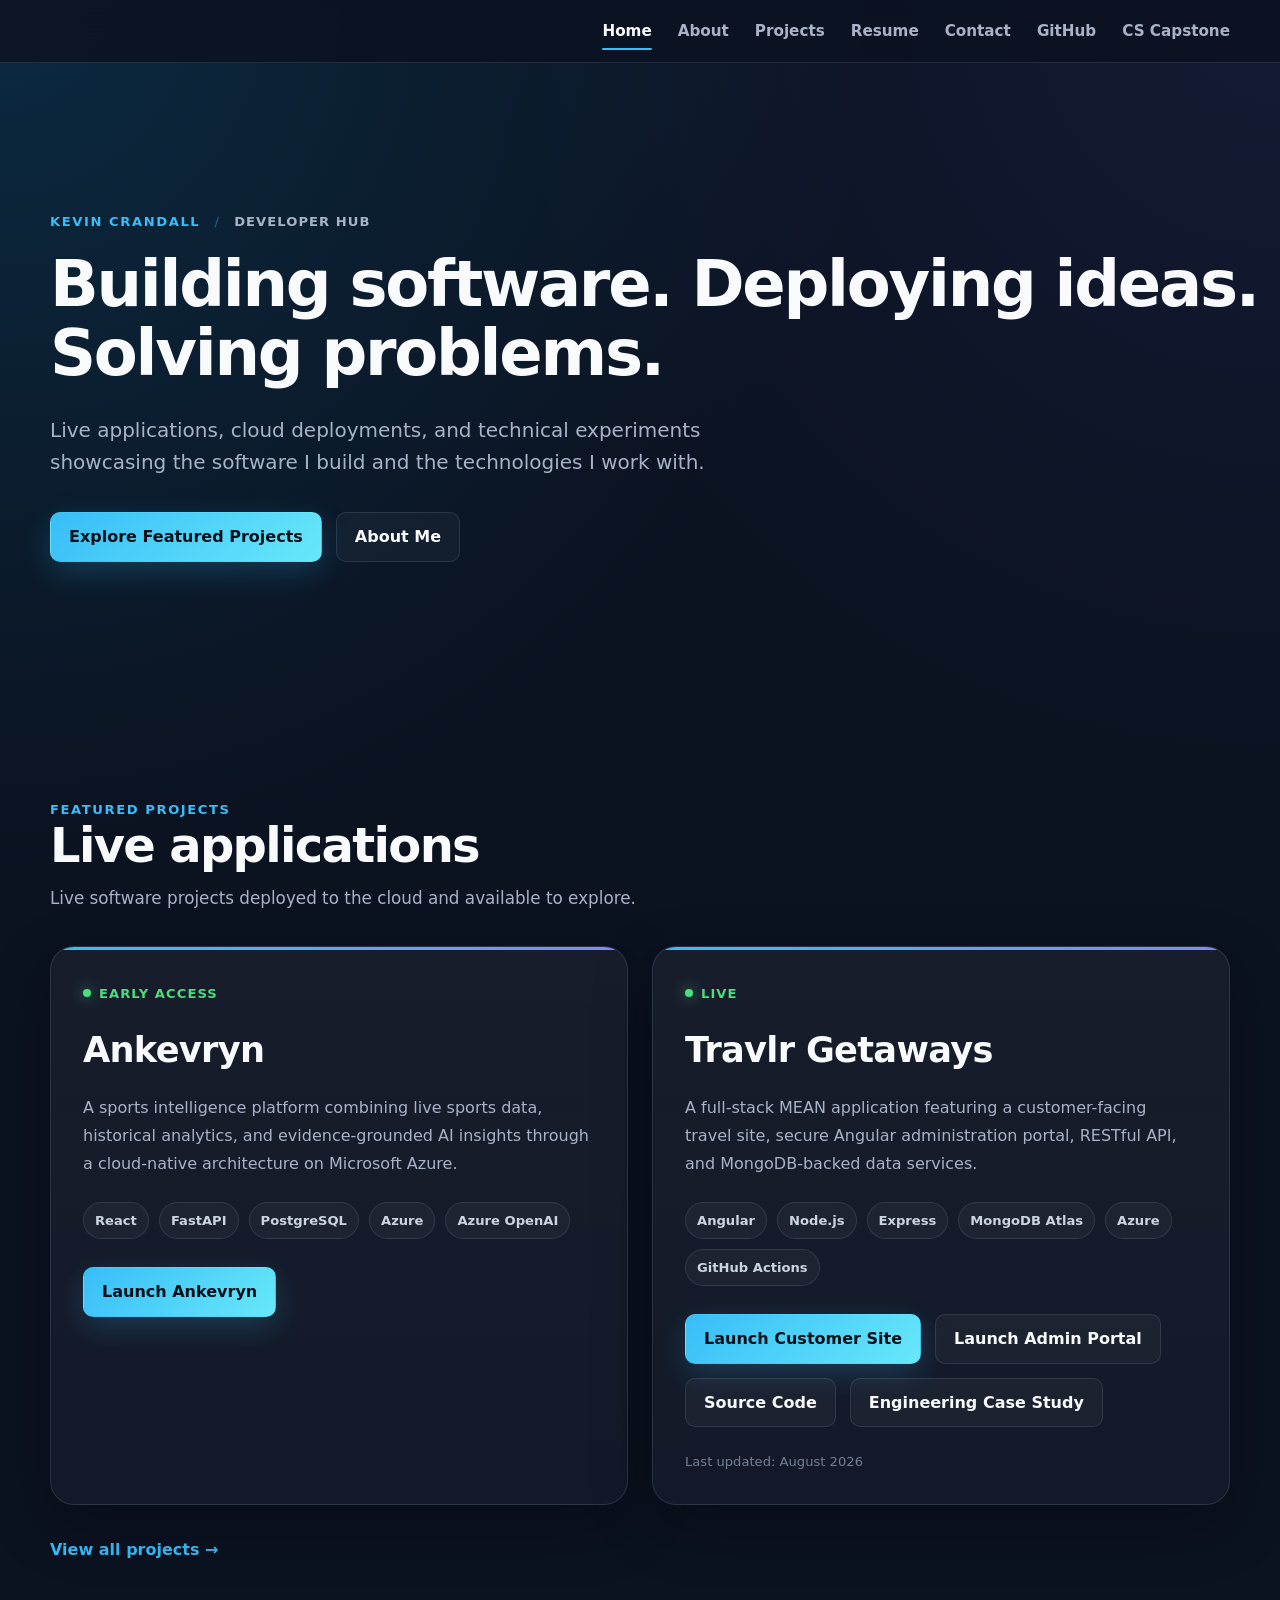
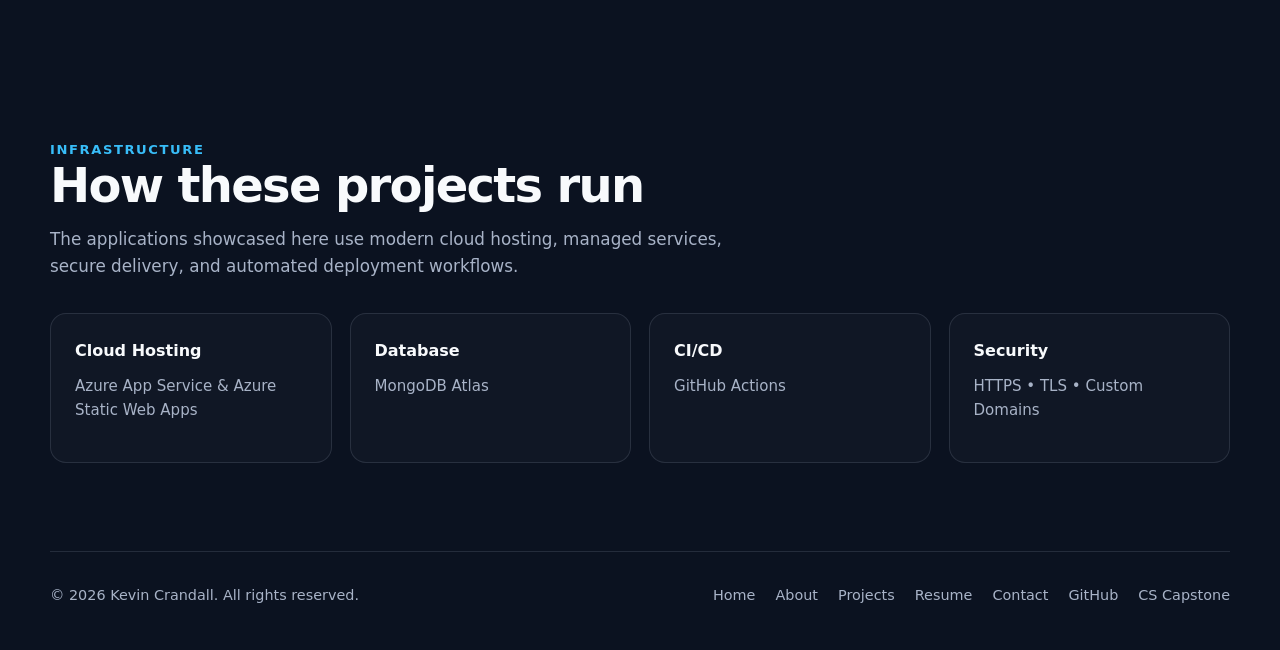
<file: index.html>
<!DOCTYPE html>
<html lang="en">
  <head>
    <meta charset="UTF-8">
    <meta name="viewport" content="width=device-width, initial-scale=1.0">
    <meta name="theme-color" content="#0b1220">
    <meta name="color-scheme" content="dark">

    <!-- Primary SEO -->
    <title>Kevin Crandall | Software Developer, Technical Leader &amp; AI Engineer</title>

    <meta
      name="description"
      content="The professional developer hub of Kevin Crandall, featuring software engineering projects, AI applications, Azure cloud deployments, engineering case studies, and technical leadership experience."
    >

    <link rel="canonical" href="https://kevincrandall.dev/">

    <!-- Open Graph -->
    <meta property="og:type" content="website">
    <meta property="og:title" content="Kevin Crandall | Software Developer, Technical Leader &amp; AI Engineer">
    <meta
      property="og:description"
      content="The professional developer hub of Kevin Crandall, featuring software engineering projects, AI applications, Azure cloud deployments, engineering case studies, and technical leadership experience."
    >
    <meta property="og:url" content="https://kevincrandall.dev/">
    <meta property="og:site_name" content="Kevin Crandall Developer Hub">
    <meta property="og:locale" content="en_US">
    <meta property="og:image" content="https://kevincrandall.dev/assets/images/social-preview.jpg">
    <meta property="og:image:width" content="1200">
    <meta property="og:image:height" content="630">
    <meta property="og:image:alt" content="Kevin Crandall Developer Hub">

    <!-- Twitter / X -->
    <meta name="twitter:card" content="summary_large_image">
    <meta name="twitter:title" content="Kevin Crandall | Software Developer, Technical Leader &amp; AI Engineer">
    <meta
      name="twitter:description"
      content="The professional developer hub of Kevin Crandall, featuring software engineering projects, AI applications, Azure cloud deployments, engineering case studies, and technical leadership experience."
    >
    <meta name="twitter:url" content="https://kevincrandall.dev/">
    <meta name="twitter:image" content="https://kevincrandall.dev/assets/images/social-preview.jpg">
    <meta name="twitter:image:alt" content="Kevin Crandall Developer Hub">

    <!-- Site Assets -->
    <link rel="icon" href="favicon.ico">
    <link rel="stylesheet" href="assets/css/styles.css">
  </head>

  <body>
    <header class="site-header">
      <nav class="site-nav" aria-label="Primary navigation">
        <button
          class="nav-toggle"
          type="button"
          aria-expanded="false"
          aria-controls="primary-nav-links"
          aria-label="Toggle navigation menu"
        >
          <span></span>
          <span></span>
          <span></span>
        </button>

        <div class="nav-links" id="primary-nav-links">
          <a href="index.html" aria-current="page">Home</a>
          <a href="about.html">About</a>

          <div class="nav-item">
            <a class="nav-link-main" href="projects.html">Projects</a>
            <button
              class="nav-dropdown-toggle"
              type="button"
              aria-expanded="false"
              aria-label="Toggle project case studies"
              aria-controls="projects-submenu"
            ></button>
            <div class="nav-submenu" id="projects-submenu">
              <a href="projects/travlr.html">Travlr Getaways Case Study</a>
              <a href="projects/pirate-agent.html">Pirate Intelligent Agent Case Study</a>
              <a href="projects/developer-hub.html">Developer Hub Case Study</a>
            </div>
          </div>

          <a href="resume.html">Resume</a>
          <a href="contact.html">Contact</a>

          <a
            class="external-nav-link"
            href="https://github.com/kcrandall81087"
            target="_blank"
            rel="noopener noreferrer"
          >
            GitHub
          </a>

          <a
            class="external-nav-link"
            href="https://kevincrandall.me"
            target="_blank"
            rel="noopener noreferrer"
          >
            CS Capstone
          </a>
        </div>
      </nav>
    </header>

    <main>
      <!-- Hero -->
      <section id="hero" class="hero">
        <div class="hero-content">
          <div class="hero-identity">
            <p class="eyebrow">Kevin Crandall</p>
            <p class="hero-label">Developer Hub</p>
          </div>

          <h1>
            <span>Building software. Deploying ideas.</span>
            <span>Solving problems.</span>
          </h1>

          <p class="hero-description">
            Live applications, cloud deployments, and technical experiments
            showcasing the software I build and the technologies I work with.
          </p>

          <div class="hero-actions">
            <a class="button primary-button" href="#featured-projects">
              Explore Featured Projects
            </a>

            <a class="button secondary-button" href="about.html">
              About Me
            </a>
          </div>
        </div>
      </section>

      <!-- Featured Projects -->
      <section id="featured-projects" class="section">
        <div class="section-heading">
          <p class="eyebrow">Featured Projects</p>

          <h2>Live applications</h2>

          <p>
            Live software projects deployed to the cloud and available to explore.
          </p>
        </div>

        <div class="projects-grid">
          <!-- Ankevryn -->
          <article class="project-card">
            <div class="project-content">
              <p class="project-status">Early Access</p>

              <h3>Ankevryn</h3>

              <p class="project-description">
                A sports intelligence platform combining live sports data,
                historical analytics, and evidence-grounded AI insights through
                a cloud-native architecture on Microsoft Azure.
              </p>

              <div class="tech-stack" aria-label="Technologies used">
                <span>React</span>
                <span>FastAPI</span>
                <span>PostgreSQL</span>
                <span>Azure</span>
                <span>Azure OpenAI</span>
              </div>

              <div class="project-actions">
                <a
                  class="button primary-button"
                  href="https://sports.kevincrandall.dev"
                  target="_blank"
                  rel="noopener noreferrer"
                >
                  Launch Ankevryn
                </a>
              </div>
            </div>
          </article>

          <!-- Travlr Getaways -->
          <article class="project-card">
            <div class="project-content">
              <p class="project-status">Live</p>

              <h3>Travlr Getaways</h3>

              <p class="project-description">
                A full-stack MEAN application featuring a customer-facing
                travel site, secure Angular administration portal, RESTful API,
                and MongoDB-backed data services.
              </p>

              <div class="tech-stack" aria-label="Technologies used">
                <span>Angular</span>
                <span>Node.js</span>
                <span>Express</span>
                <span>MongoDB Atlas</span>
                <span>Azure</span>
                <span>GitHub Actions</span>
              </div>

              <div class="project-actions">
                <a
                  class="button primary-button"
                  href="https://travlr.kevincrandall.dev"
                  target="_blank"
                  rel="noopener noreferrer"
                >
                  Launch Customer Site
                </a>

                <a
                  class="button secondary-button"
                  href="https://admin.kevincrandall.dev"
                  target="_blank"
                  rel="noopener noreferrer"
                >
                  Launch Admin Portal
                </a>

                <a
                  class="button secondary-button"
                  href="https://github.com/kcrandall81087/travlr-getaways-enhanced"
                  target="_blank"
                  rel="noopener noreferrer"
                >
                  Source Code
                </a>

                <a
                  class="button secondary-button"
                  href="projects/travlr.html"
                >
                  Engineering Case Study
                </a>
              </div>

              <p class="project-meta">Last updated: August 2026</p>
            </div>
          </article>
        </div>

        <div class="section-actions">
          <a class="text-link" href="projects.html">
            View all projects →
          </a>
        </div>
      </section>

      <!-- Infrastructure -->
      <section id="infrastructure" class="section">
        <div class="section-heading">
          <p class="eyebrow">Infrastructure</p>

          <h2>How these projects run</h2>

          <p>
            The applications showcased here use modern cloud hosting,
            managed services, secure delivery, and automated deployment
            workflows.
          </p>
        </div>

        <div class="infrastructure-grid">
          <article class="infrastructure-card">
            <h3>Cloud Hosting</h3>
            <p>Azure App Service &amp; Azure Static Web Apps</p>
          </article>

          <article class="infrastructure-card">
            <h3>Database</h3>
            <p>MongoDB Atlas</p>
          </article>

          <article class="infrastructure-card">
            <h3>CI/CD</h3>
            <p>GitHub Actions</p>
          </article>

          <article class="infrastructure-card">
            <h3>Security</h3>
            <p>HTTPS • TLS • Custom Domains</p>
          </article>
        </div>
      </section>
    </main>

    <footer class="site-footer">

      <p>
        &copy; <span id="current-year"></span> Kevin Crandall.
        All rights reserved.
      </p>

        <div class="footer-links">

            <a href="index.html">Home</a>

            <a href="about.html">About</a>

            <a href="projects.html">Projects</a>

            <a href="resume.html">Resume</a>

            <a href="contact.html">Contact</a>

            <a
                href="https://github.com/kcrandall81087"
                target="_blank"
                rel="noopener noreferrer"
            >
                GitHub
            </a>

            <a
                href="https://kevincrandall.me"
                target="_blank"
                rel="noopener noreferrer"
            >
                CS Capstone
            </a>

        </div>

    </footer>

    <script src="assets/js/script.js"></script>
  </body>
</html>
</file>
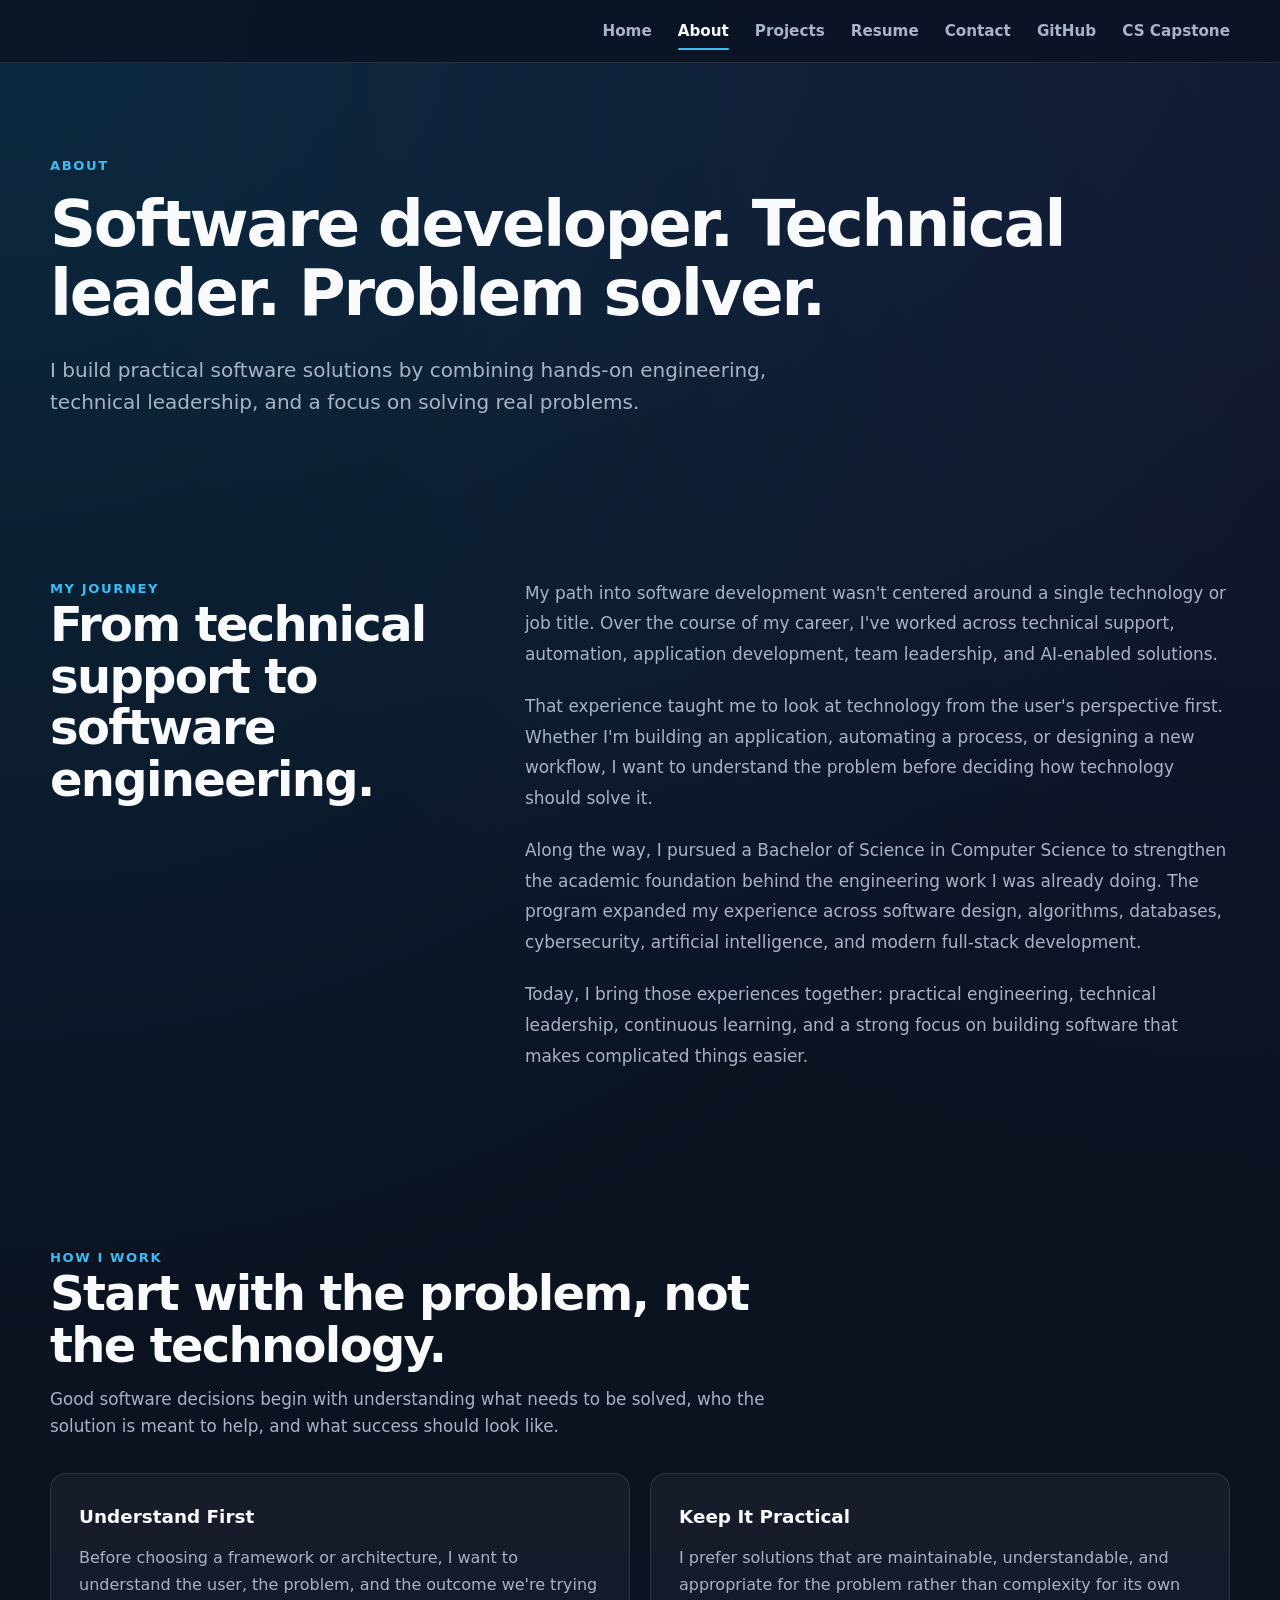
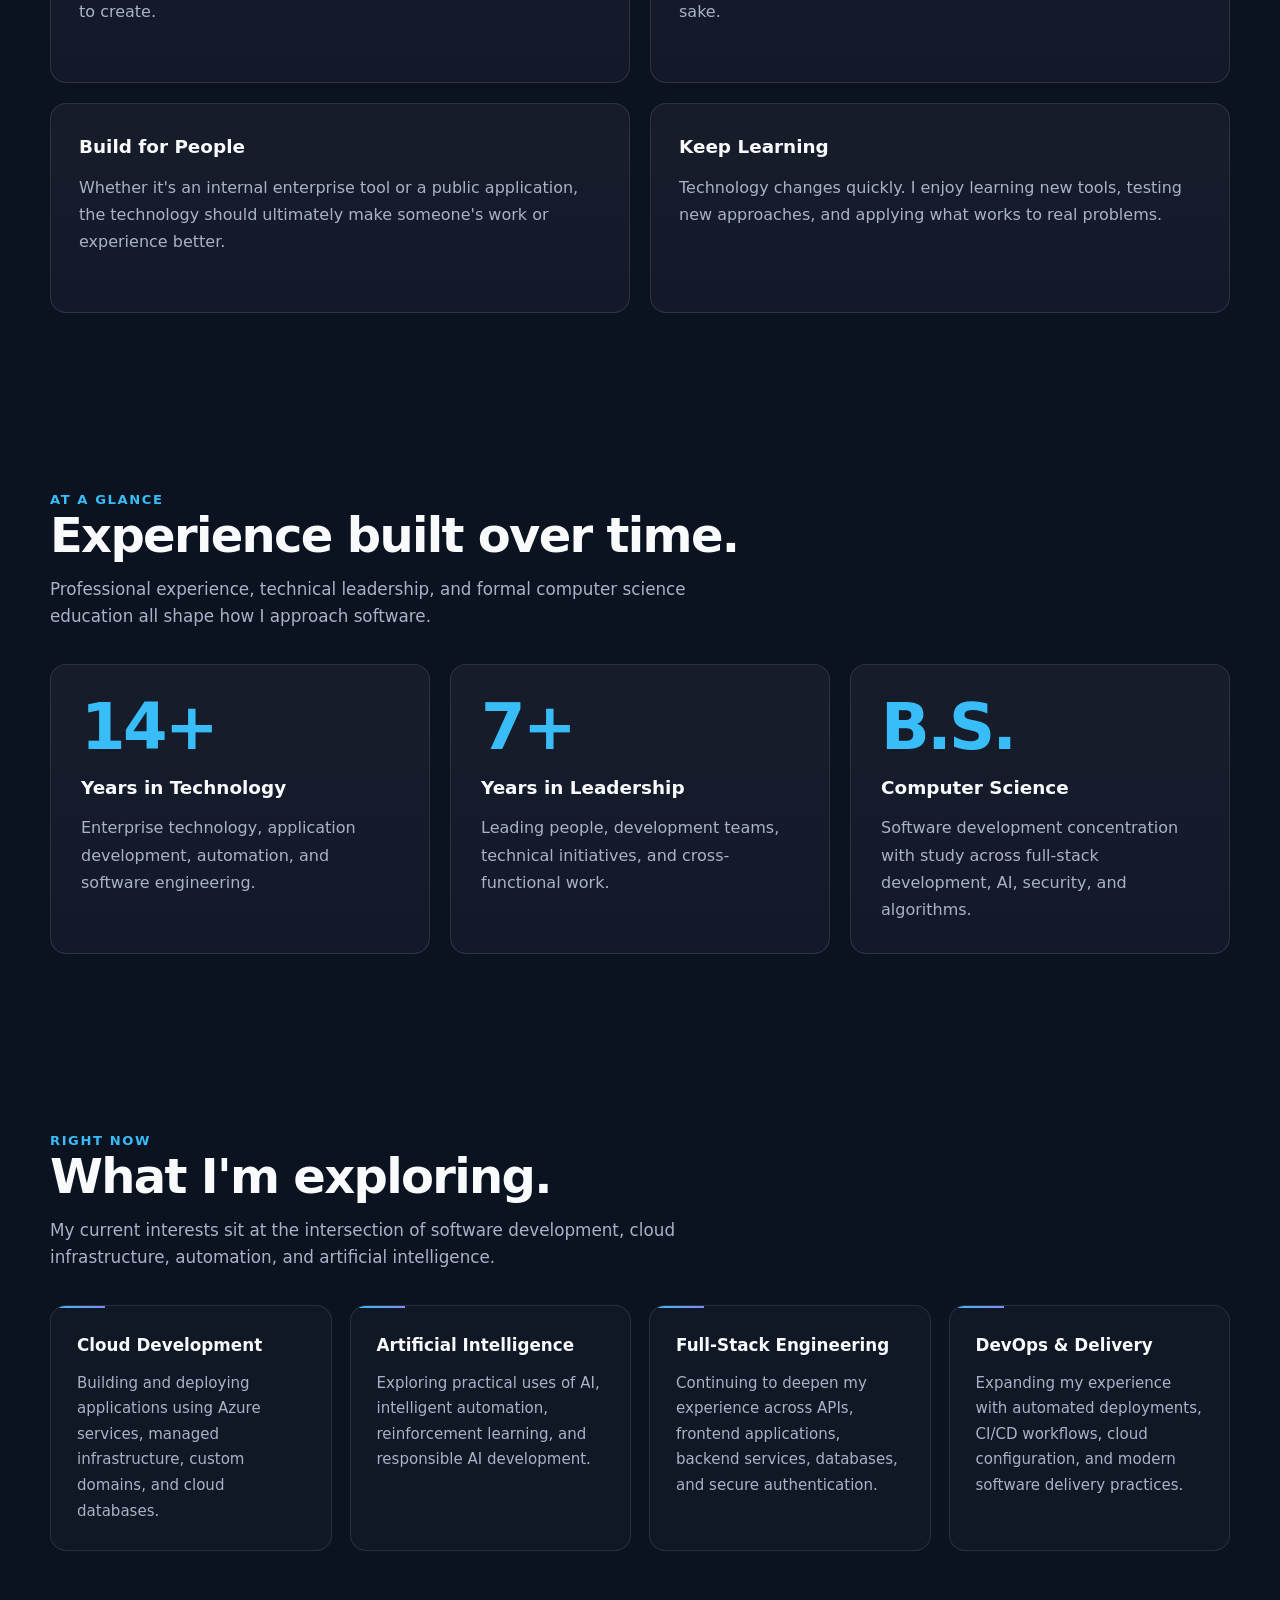
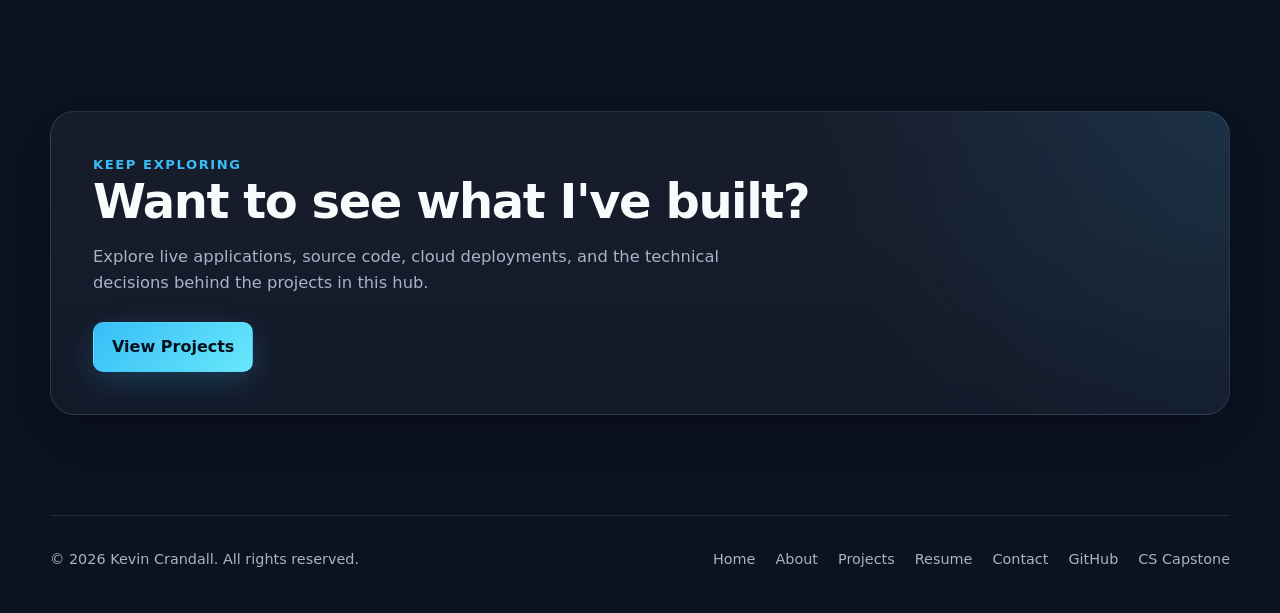
<file: about.html>
<!DOCTYPE html>
<html lang="en">
  <head>
    <meta charset="UTF-8">
    <meta name="viewport" content="width=device-width, initial-scale=1.0">
    <meta name="theme-color" content="#0b1220">
    <meta name="color-scheme" content="dark">

    <!-- Primary SEO -->
    <title>About Kevin Crandall | Software Developer &amp; Technical Leader</title>

    <meta
      name="description"
      content="Learn about Kevin Crandall's path from enterprise technology support to software development, technical leadership, cloud engineering, and artificial intelligence."
    >

    <link rel="canonical" href="https://kevincrandall.dev/about.html">

    <!-- Open Graph -->
    <meta property="og:type" content="website">
    <meta property="og:title" content="About Kevin Crandall | Software Developer &amp; Technical Leader">
    <meta
      property="og:description"
      content="Learn about Kevin Crandall's path from enterprise technology support to software development, technical leadership, cloud engineering, and artificial intelligence."
    >
    <meta property="og:url" content="https://kevincrandall.dev/about.html">
    <meta property="og:site_name" content="Kevin Crandall Developer Hub">
    <meta property="og:locale" content="en_US">
    <meta property="og:image" content="https://kevincrandall.dev/assets/images/social-preview.jpg">
    <meta property="og:image:width" content="1200">
    <meta property="og:image:height" content="630">
    <meta property="og:image:alt" content="Kevin Crandall Developer Hub">

    <!-- Twitter / X -->
    <meta name="twitter:card" content="summary_large_image">
    <meta name="twitter:title" content="About Kevin Crandall | Software Developer &amp; Technical Leader">
    <meta
      name="twitter:description"
      content="Learn about Kevin Crandall's path from enterprise technology support to software development, technical leadership, cloud engineering, and artificial intelligence."
    >
    <meta name="twitter:url" content="https://kevincrandall.dev/about.html">
    <meta name="twitter:image" content="https://kevincrandall.dev/assets/images/social-preview.jpg">
    <meta name="twitter:image:alt" content="Kevin Crandall Developer Hub">

    <!-- Site Assets -->
    <link rel="icon" href="favicon.ico">
    <link rel="stylesheet" href="assets/css/styles.css">
  </head>

  <body>
    <header class="site-header">
      <nav class="site-nav" aria-label="Primary navigation">
        <button
          class="nav-toggle"
          type="button"
          aria-expanded="false"
          aria-controls="primary-nav-links"
          aria-label="Toggle navigation menu"
        >
          <span></span>
          <span></span>
          <span></span>
        </button>

        <div class="nav-links" id="primary-nav-links">
          <a href="index.html">Home</a>
          <a href="about.html" aria-current="page">About</a>

          <div class="nav-item">
            <a class="nav-link-main" href="projects.html">Projects</a>
            <button
              class="nav-dropdown-toggle"
              type="button"
              aria-expanded="false"
              aria-label="Toggle project case studies"
              aria-controls="projects-submenu"
            ></button>
            <div class="nav-submenu" id="projects-submenu">
              <a href="projects/travlr.html">Travlr Getaways Case Study</a>
              <a href="projects/pirate-agent.html">Pirate Intelligent Agent Case Study</a>
              <a href="projects/developer-hub.html">Developer Hub Case Study</a>
            </div>
          </div>

          <a href="resume.html">Resume</a>
          <a href="contact.html">Contact</a>

          <a
            class="external-nav-link"
            href="https://github.com/kcrandall81087"
            target="_blank"
            rel="noopener noreferrer"
          >
            GitHub
          </a>

          <a
            class="external-nav-link"
            href="https://kevincrandall.me"
            target="_blank"
            rel="noopener noreferrer"
          >
            CS Capstone
          </a>
        </div>
      </nav>
    </header>

    <main>
      <!-- About Hero -->
      <section class="page-hero">
        <div class="page-hero-content">
          <p class="eyebrow">About</p>

          <h1>
            Software developer.
            Technical leader.
            Problem solver.
          </h1>

          <p class="page-intro">
            I build practical software solutions by combining hands-on engineering,
            technical leadership, and a focus on solving real problems.
          </p>
        </div>
      </section>

      <!-- My Journey -->
      <section class="section about-section">
        <div class="about-grid">
          <div class="section-heading">
            <p class="eyebrow">My Journey</p>

            <h2>From technical support to software engineering.</h2>
          </div>

          <div class="about-copy">
            <p>
              My path into software development wasn't centered around a
              single technology or job title. Over the course of my career,
              I've worked across technical support, automation, application
              development, team leadership, and AI-enabled solutions.
            </p>

            <p>
              That experience taught me to look at technology from the user's
              perspective first. Whether I'm building an application, automating
              a process, or designing a new workflow, I want to understand the
              problem before deciding how technology should solve it.
            </p>

            <p>
              Along the way, I pursued a Bachelor of Science in Computer Science
              to strengthen the academic foundation behind the engineering work
              I was already doing. The program expanded my experience across
              software design, algorithms, databases, cybersecurity, artificial
              intelligence, and modern full-stack development.
            </p>

            <p>
              Today, I bring those experiences together: practical engineering,
              technical leadership, continuous learning, and a strong focus on
              building software that makes complicated things easier.
            </p>
          </div>
        </div>
      </section>

      <!-- How I Work -->
      <section class="section">
        <div class="section-heading">
          <p class="eyebrow">How I Work</p>

          <h2>Start with the problem, not the technology.</h2>

          <p>
            Good software decisions begin with understanding what needs to be
            solved, who the solution is meant to help, and what success should
            look like.
          </p>
        </div>

        <div class="principles-grid">
          <article class="principle-card">
            <h3>Understand First</h3>

            <p>
              Before choosing a framework or architecture, I want to understand
              the user, the problem, and the outcome we're trying to create.
            </p>
          </article>

          <article class="principle-card">
            <h3>Keep It Practical</h3>

            <p>
              I prefer solutions that are maintainable, understandable, and
              appropriate for the problem rather than complexity for its own sake.
            </p>
          </article>

          <article class="principle-card">
            <h3>Build for People</h3>

            <p>
              Whether it's an internal enterprise tool or a public application,
              the technology should ultimately make someone's work or experience
              better.
            </p>
          </article>

          <article class="principle-card">
            <h3>Keep Learning</h3>

            <p>
              Technology changes quickly. I enjoy learning new tools, testing
              new approaches, and applying what works to real problems.
            </p>
          </article>
        </div>
      </section>

      <!-- Experience -->
      <section class="section">
        <div class="section-heading">
          <p class="eyebrow">At a Glance</p>

          <h2>Experience built over time.</h2>

          <p>
            Professional experience, technical leadership, and formal
            computer science education all shape how I approach software.
          </p>
        </div>

        <div class="experience-grid">
          <article class="experience-card">
            <p class="experience-value">14+</p>
            <h3>Years in Technology</h3>
            <p>
              Enterprise technology, application development,
              automation, and software engineering.
            </p>
          </article>

          <article class="experience-card">
            <p class="experience-value">7+</p>
            <h3>Years in Leadership</h3>
            <p>
              Leading people, development teams, technical initiatives,
              and cross-functional work.
            </p>
          </article>

          <article class="experience-card">
            <p class="experience-value">B.S.</p>
            <h3>Computer Science</h3>
            <p>
              Software development concentration with study across
              full-stack development, AI, security, and algorithms.
            </p>
          </article>
        </div>
      </section>

      <!-- Current Focus -->
      <section class="section">
        <div class="section-heading">
          <p class="eyebrow">Right Now</p>

          <h2>What I'm exploring.</h2>

          <p>
            My current interests sit at the intersection of software
            development, cloud infrastructure, automation, and artificial
            intelligence.
          </p>
        </div>

        <div class="focus-grid">
          <article class="focus-card">
            <h3>Cloud Development</h3>

            <p>
              Building and deploying applications using Azure services,
              managed infrastructure, custom domains, and cloud databases.
            </p>
          </article>

          <article class="focus-card">
            <h3>Artificial Intelligence</h3>

            <p>
              Exploring practical uses of AI, intelligent automation,
              reinforcement learning, and responsible AI development.
            </p>
          </article>

          <article class="focus-card">
            <h3>Full-Stack Engineering</h3>

            <p>
              Continuing to deepen my experience across APIs, frontend
              applications, backend services, databases, and secure
              authentication.
            </p>
          </article>

          <article class="focus-card">
            <h3>DevOps &amp; Delivery</h3>

            <p>
              Expanding my experience with automated deployments,
              CI/CD workflows, cloud configuration, and modern software
              delivery practices.
            </p>
          </article>
        </div>
      </section>

      <!-- Projects CTA -->
      <section class="section about-cta">
        <div class="about-cta-content">
          <p class="eyebrow">Keep Exploring</p>

          <h2>Want to see what I've built?</h2>

          <p>
            Explore live applications, source code, cloud deployments,
            and the technical decisions behind the projects in this hub.
          </p>

          <a class="button primary-button" href="projects.html">
            View Projects
          </a>
        </div>
      </section>
    </main>

    <footer class="site-footer">

    <p>
        &copy; <span id="current-year"></span> Kevin Crandall.
        All rights reserved.
    </p>

      <div class="footer-links">

          <a href="index.html">Home</a>

          <a href="about.html">About</a>

          <a href="projects.html">Projects</a>

          <a href="resume.html">Resume</a>

          <a href="contact.html">Contact</a>

          <a
              href="https://github.com/kcrandall81087"
              target="_blank"
              rel="noopener noreferrer"
          >
              GitHub
          </a>

          <a
              href="https://kevincrandall.me"
              target="_blank"
              rel="noopener noreferrer"
          >
              CS Capstone
          </a>

      </div>

    </footer>

    <script src="assets/js/script.js"></script>
  </body>
</html>
</file>
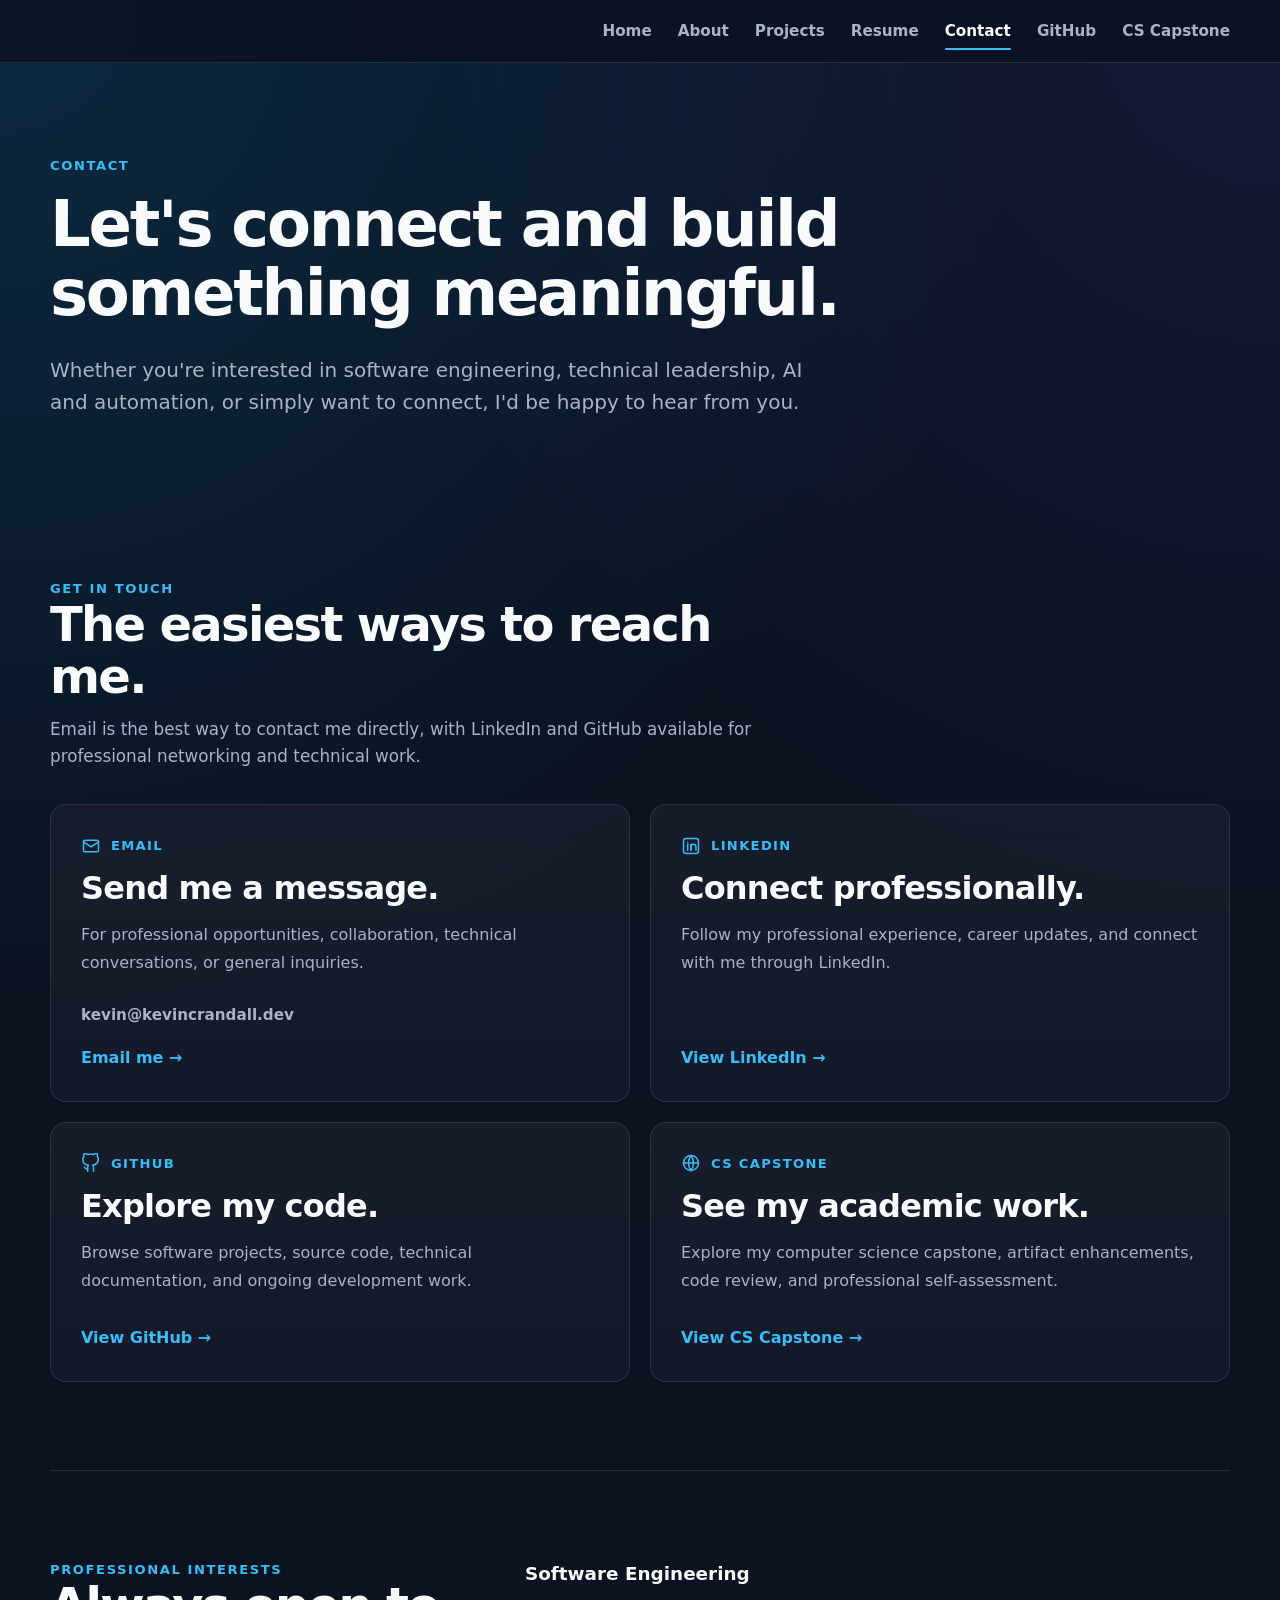
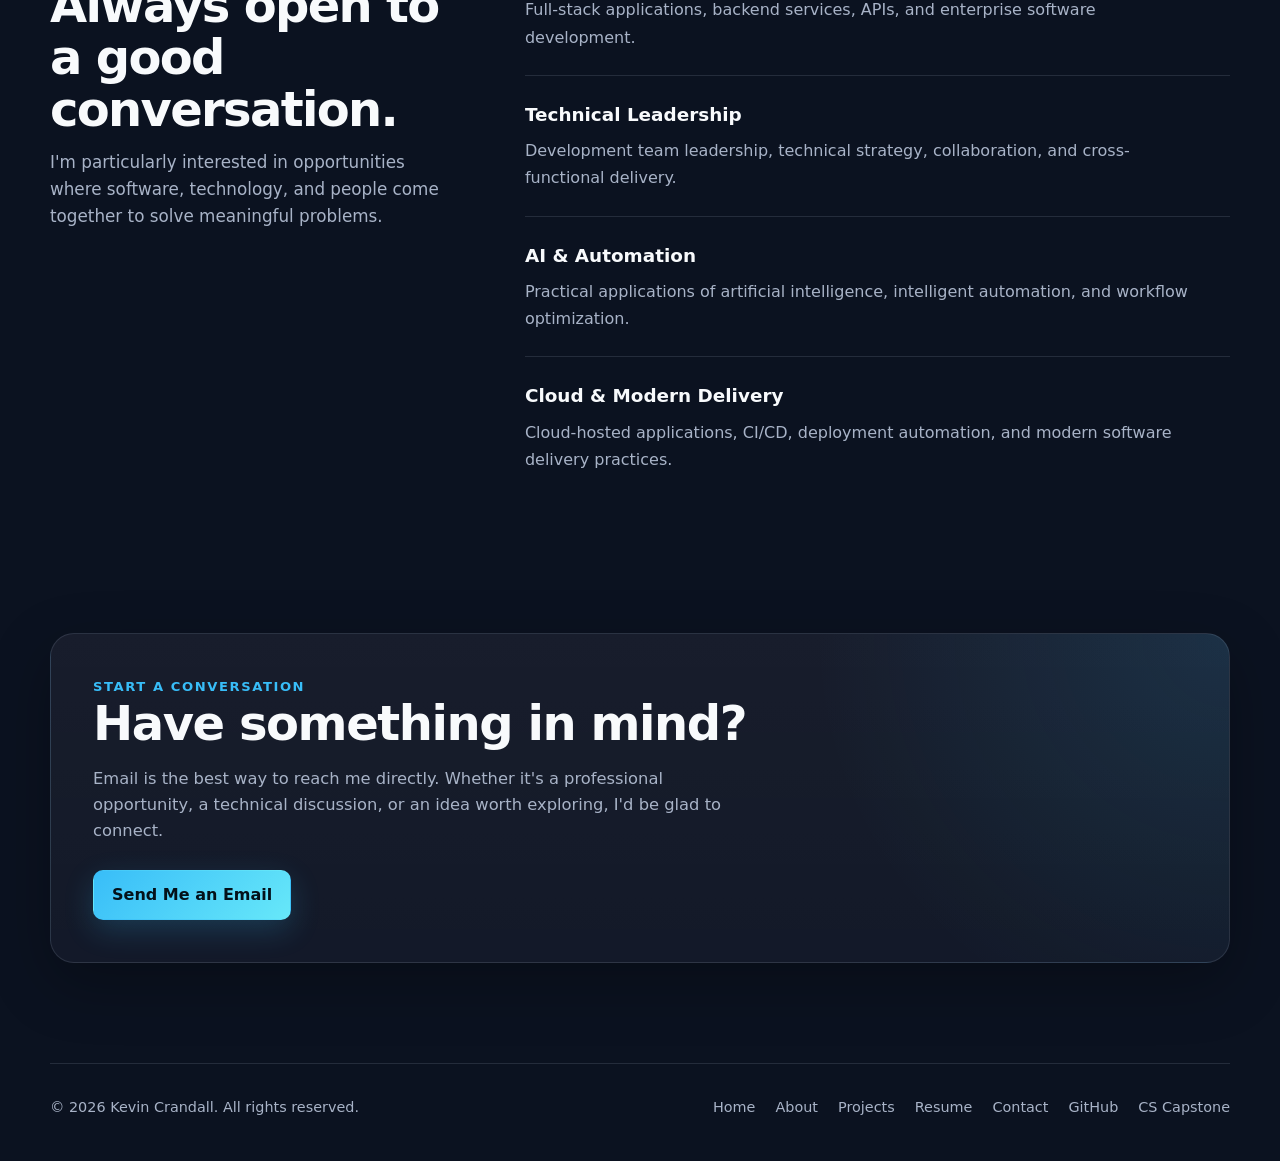
<file: contact.html>
<!DOCTYPE html>
<html lang="en">
<head>
  <meta charset="UTF-8">
  <meta name="viewport" content="width=device-width, initial-scale=1.0">
  <meta name="theme-color" content="#0b1220">
  <meta name="color-scheme" content="dark">

  <!-- Primary SEO -->
  <title>Contact | Kevin Crandall</title>

  <meta
    name="description"
    content="Connect with Kevin Crandall about software engineering, technical leadership, artificial intelligence, automation, professional opportunities, or technical collaboration."
  >

  <link rel="canonical" href="https://kevincrandall.dev/contact.html">

  <!-- Open Graph -->
  <meta property="og:type" content="website">
  <meta property="og:title" content="Contact | Kevin Crandall">
  <meta
    property="og:description"
    content="Connect with Kevin Crandall about software engineering, technical leadership, artificial intelligence, automation, professional opportunities, or technical collaboration."
  >
  <meta property="og:url" content="https://kevincrandall.dev/contact.html">
  <meta property="og:site_name" content="Kevin Crandall Developer Hub">
  <meta property="og:locale" content="en_US">
  <meta property="og:image" content="https://kevincrandall.dev/assets/images/social-preview.jpg">
  <meta property="og:image:width" content="1200">
  <meta property="og:image:height" content="630">
  <meta property="og:image:alt" content="Kevin Crandall Developer Hub">

  <!-- Twitter / X -->
  <meta name="twitter:card" content="summary_large_image">
  <meta name="twitter:title" content="Contact | Kevin Crandall">
  <meta
    name="twitter:description"
    content="Connect with Kevin Crandall about software engineering, technical leadership, artificial intelligence, automation, professional opportunities, or technical collaboration."
  >
  <meta name="twitter:url" content="https://kevincrandall.dev/contact.html">
  <meta name="twitter:image" content="https://kevincrandall.dev/assets/images/social-preview.jpg">
  <meta name="twitter:image:alt" content="Kevin Crandall Developer Hub">

  <!-- Site Assets -->
  <link rel="icon" href="favicon.ico">
  <link rel="stylesheet" href="assets/css/styles.css">
</head>

<body>

  <header class="site-header">
    <nav class="site-nav" aria-label="Primary navigation">
      <button
        class="nav-toggle"
        type="button"
        aria-expanded="false"
        aria-controls="primary-nav-links"
        aria-label="Toggle navigation menu"
      >
        <span></span>
        <span></span>
        <span></span>
      </button>

      <div class="nav-links" id="primary-nav-links">
        <a href="index.html">Home</a>
        <a href="about.html">About</a>

        <div class="nav-item">
          <a class="nav-link-main" href="projects.html">Projects</a>
          <button
            class="nav-dropdown-toggle"
            type="button"
            aria-expanded="false"
            aria-label="Toggle project case studies"
            aria-controls="projects-submenu"
          ></button>
          <div class="nav-submenu" id="projects-submenu">
            <a href="projects/travlr.html">Travlr Getaways Case Study</a>
            <a href="projects/pirate-agent.html">Pirate Intelligent Agent Case Study</a>
            <a href="projects/developer-hub.html">Developer Hub Case Study</a>
          </div>
        </div>

        <a href="resume.html">Resume</a>
        <a href="contact.html" aria-current="page">Contact</a>

        <a
          class="external-nav-link"
          href="https://github.com/kcrandall81087"
          target="_blank"
          rel="noopener noreferrer"
        >
          GitHub
        </a>

        <a
          class="external-nav-link"
          href="https://kevincrandall.me"
          target="_blank"
          rel="noopener noreferrer"
        >
          CS Capstone
        </a>
      </div>
    </nav>
  </header>


  <main>

    <!-- Contact Hero -->
    <section class="page-hero">
      <div class="page-hero-content">

        <p class="eyebrow">Contact</p>

        <h1>
          Let's connect and
          <span>build something meaningful.</span>
        </h1>

        <p class="page-intro">
          Whether you're interested in software engineering, technical
          leadership, AI and automation, or simply want to connect,
          I'd be happy to hear from you.
        </p>

      </div>
    </section>


    <!-- Contact Methods -->
    <section class="section contact-section">

      <div class="section-heading">

        <p class="eyebrow">Get In Touch</p>

        <h2>The easiest ways to reach me.</h2>

        <p>
          Email is the best way to contact me directly, with LinkedIn and
          GitHub available for professional networking and technical work.
        </p>

      </div>


      <div class="contact-grid">

        <!-- Email -->
        <article class="contact-card">

          <div class="contact-card-header">

            <svg
              class="contact-icon"
              viewBox="0 0 24 24"
              fill="none"
              stroke="currentColor"
              stroke-width="1.8"
              stroke-linecap="round"
              stroke-linejoin="round"
              aria-hidden="true"
            >
              <rect x="3" y="5" width="18" height="14" rx="2"></rect>
              <path d="m3 7 9 6 9-6"></path>
            </svg>

            <p class="contact-label">Email</p>

          </div>

          <h3>Send me a message.</h3>

          <p>
            For professional opportunities, collaboration, technical
            conversations, or general inquiries.
          </p>

          <p class="contact-address">
            kevin@kevincrandall.dev
          </p>

          <a
            href="mailto:kevin@kevincrandall.dev"
            class="text-link contact-action"
          >
            Email me →
          </a>

        </article>


        <!-- LinkedIn -->
        <article class="contact-card">

          <div class="contact-card-header">

            <svg
              class="contact-icon"
              viewBox="0 0 24 24"
              fill="none"
              stroke="currentColor"
              stroke-width="1.8"
              stroke-linecap="round"
              stroke-linejoin="round"
              aria-hidden="true"
            >
              <rect x="3" y="3" width="18" height="18" rx="3"></rect>
              <path d="M8 10v7"></path>
              <path d="M8 7.5v.01"></path>
              <path d="M12 17v-4a3 3 0 0 1 6 0v4"></path>
              <path d="M12 10v7"></path>
            </svg>

            <p class="contact-label">LinkedIn</p>

          </div>

          <h3>Connect professionally.</h3>

          <p>
            Follow my professional experience, career updates, and connect
            with me through LinkedIn.
          </p>

          <a
            href="https://www.linkedin.com/in/kevin-crandall-b9b62050/"
            class="text-link contact-action"
            target="_blank"
            rel="noopener noreferrer"
          >
            View LinkedIn →
          </a>

        </article>


        <!-- GitHub -->
        <article class="contact-card">

          <div class="contact-card-header">

            <svg
              class="contact-icon"
              viewBox="0 0 24 24"
              fill="none"
              stroke="currentColor"
              stroke-width="1.8"
              stroke-linecap="round"
              stroke-linejoin="round"
              aria-hidden="true"
            >
              <path
                d="M15 22v-4a4.8 4.8 0 0 0-1-3.5
                   c3.3-.4 6.8-1.6 6.8-7
                   A5.4 5.4 0 0 0 19.4 4
                   5 5 0 0 0 19.3.5
                   S18.2.1 15 1.8
                   a13.4 13.4 0 0 0-7 0
                   C4.8.1 3.7.5 3.7.5
                   A5 5 0 0 0 3.6 4
                   a5.4 5.4 0 0 0-1.4 3.7
                   c0 5.4 3.5 6.6 6.8 7
                   A4.8 4.8 0 0 0 8 18v4"
              ></path>
              <path d="M8 19c-3 .9-3-1.5-4-2"></path>
            </svg>

            <p class="contact-label">GitHub</p>

          </div>

          <h3>Explore my code.</h3>

          <p>
            Browse software projects, source code, technical documentation,
            and ongoing development work.
          </p>

          <a
            href="https://github.com/kcrandall81087"
            class="text-link contact-action"
            target="_blank"
            rel="noopener noreferrer"
          >
            View GitHub →
          </a>

        </article>


        <!-- CS Capstone -->
        <article class="contact-card">

          <div class="contact-card-header">

            <svg
              class="contact-icon"
              viewBox="0 0 24 24"
              fill="none"
              stroke="currentColor"
              stroke-width="1.8"
              stroke-linecap="round"
              stroke-linejoin="round"
              aria-hidden="true"
            >
              <circle cx="12" cy="12" r="9"></circle>
              <path d="M3 12h18"></path>
              <path d="M12 3a15 15 0 0 1 0 18"></path>
              <path d="M12 3a15 15 0 0 0 0 18"></path>
            </svg>

            <p class="contact-label">CS Capstone</p>

          </div>

          <h3>See my academic work.</h3>

          <p>
            Explore my computer science capstone, artifact enhancements,
            code review, and professional self-assessment.
          </p>

          <a
            href="https://kevincrandall.me"
            class="text-link contact-action"
            target="_blank"
            rel="noopener noreferrer"
          >
            View CS Capstone →
          </a>

        </article>

      </div>

    </section>


    <!-- Professional Interests -->
    <section class="section contact-opportunities">

      <div class="contact-opportunities-grid">

        <div class="section-heading">

          <p class="eyebrow">Professional Interests</p>

          <h2>Always open to a good conversation.</h2>

          <p>
            I'm particularly interested in opportunities where software,
            technology, and people come together to solve meaningful problems.
          </p>

        </div>


        <div class="interest-list">

          <div class="interest-item">
            <h3>Software Engineering</h3>

            <p>
              Full-stack applications, backend services, APIs, and enterprise
              software development.
            </p>
          </div>


          <div class="interest-item">
            <h3>Technical Leadership</h3>

            <p>
              Development team leadership, technical strategy, collaboration,
              and cross-functional delivery.
            </p>
          </div>


          <div class="interest-item">
            <h3>AI &amp; Automation</h3>

            <p>
              Practical applications of artificial intelligence, intelligent
              automation, and workflow optimization.
            </p>
          </div>


          <div class="interest-item">
            <h3>Cloud &amp; Modern Delivery</h3>

            <p>
              Cloud-hosted applications, CI/CD, deployment automation,
              and modern software delivery practices.
            </p>
          </div>

        </div>

      </div>

    </section>


    <!-- Final CTA -->
    <section class="section about-cta">

      <div class="about-cta-content">

        <p class="eyebrow">Start A Conversation</p>

        <h2>Have something in mind?</h2>

        <p>
          Email is the best way to reach me directly. Whether it's a
          professional opportunity, a technical discussion, or an idea
          worth exploring, I'd be glad to connect.
        </p>

        <a
          href="mailto:kevin@kevincrandall.dev"
          class="button primary-button"
        >
          Send Me an Email
        </a>

      </div>

    </section>

  </main>


  <footer class="site-footer">

    <p>
        &copy; <span id="current-year"></span> Kevin Crandall.
        All rights reserved.
    </p>

      <div class="footer-links">

          <a href="index.html">Home</a>

          <a href="about.html">About</a>

          <a href="projects.html">Projects</a>

          <a href="resume.html">Resume</a>

          <a href="contact.html">Contact</a>

          <a
              href="https://github.com/kcrandall81087"
              target="_blank"
              rel="noopener noreferrer"
          >
              GitHub
          </a>

          <a
              href="https://kevincrandall.me"
              target="_blank"
              rel="noopener noreferrer"
          >
              CS Capstone
          </a>

      </div>

  </footer>


  <script src="assets/js/script.js"></script>

</body>
</html>
</file>
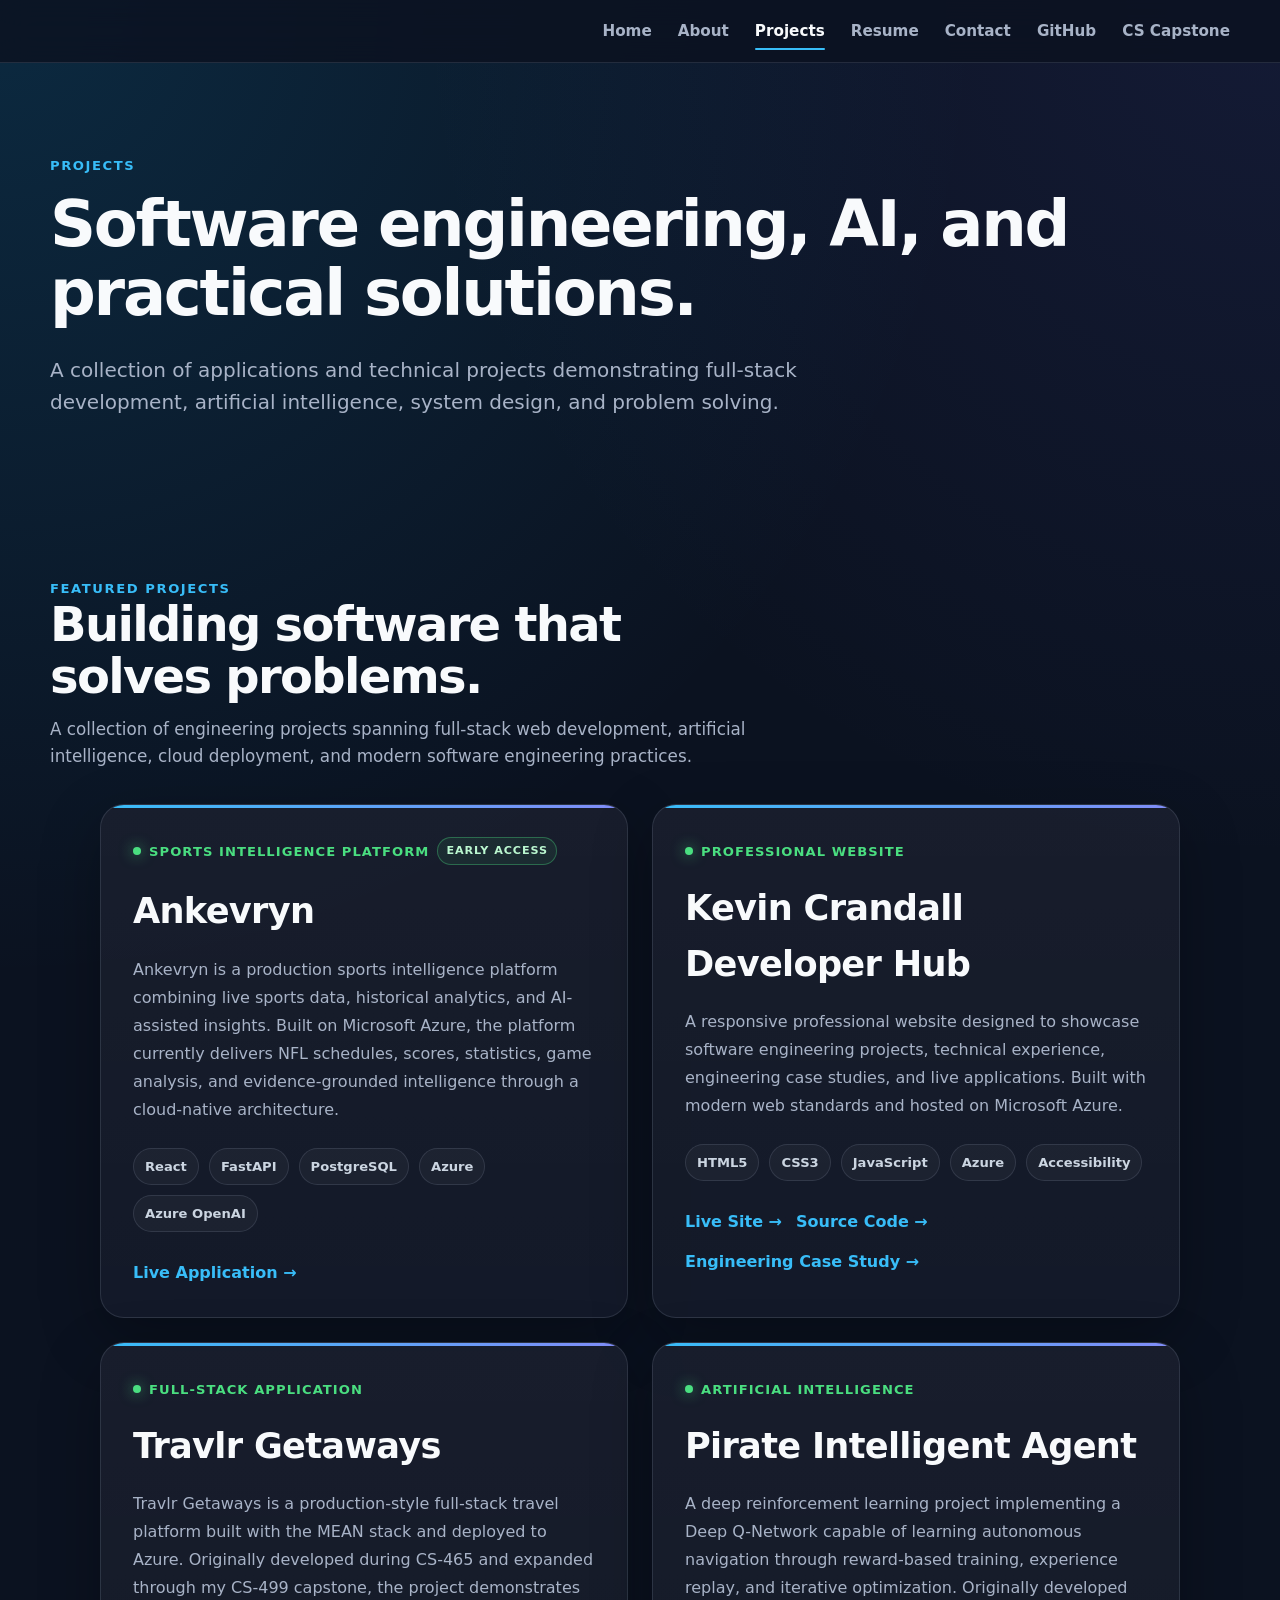
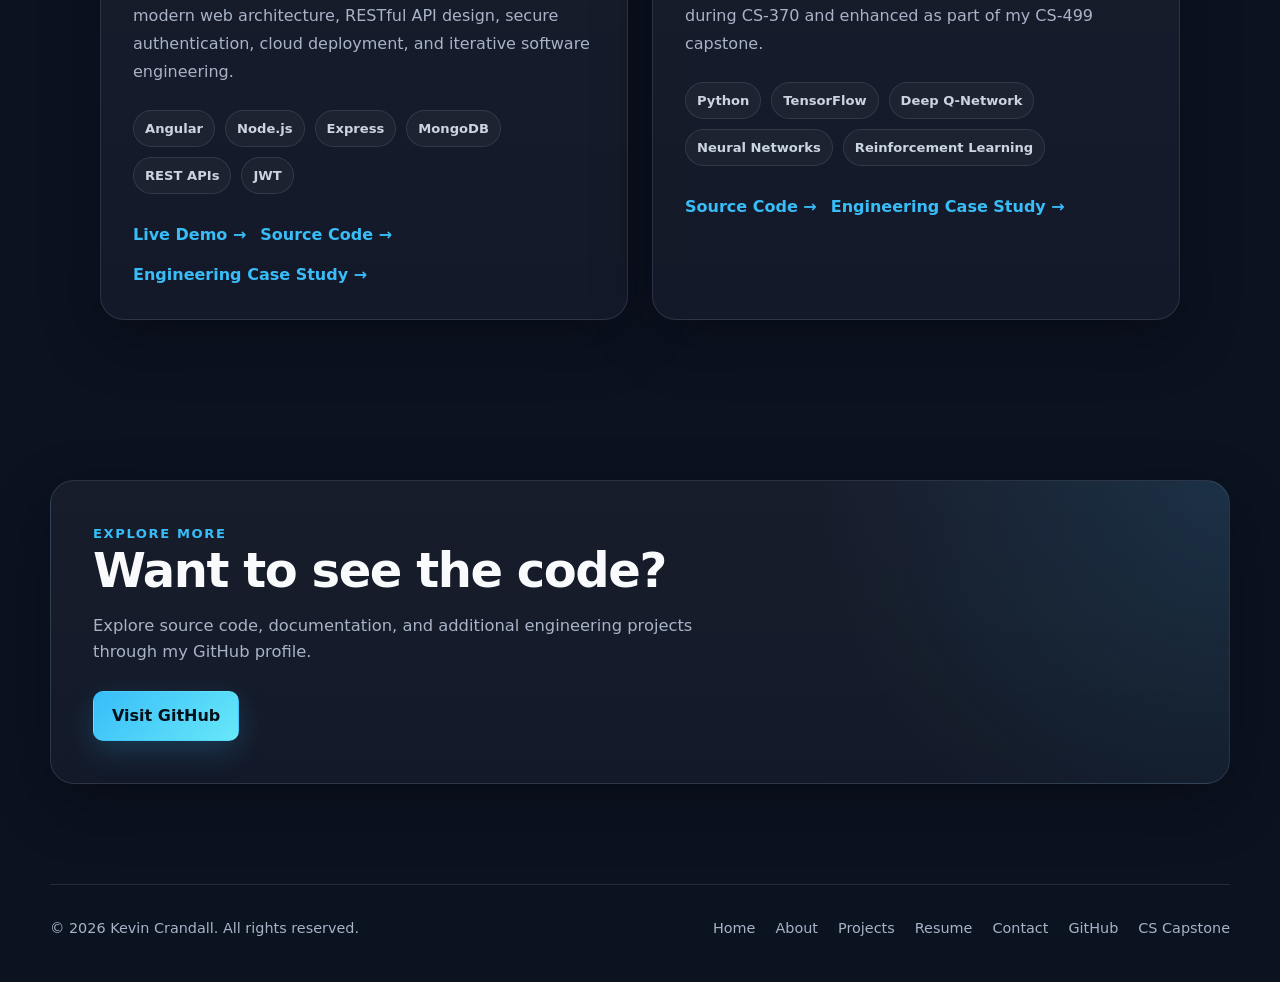
<file: projects.html>
<!DOCTYPE html>
<html lang="en">
  <head>
    <meta charset="UTF-8">
    <meta name="viewport" content="width=device-width, initial-scale=1.0">
    <meta name="theme-color" content="#0b1220">
    <meta name="color-scheme" content="dark">

    <!-- Primary SEO -->
    <title>Software Engineering Projects | Kevin Crandall</title>

    <meta
      name="description"
      content="Explore Kevin Crandall's engineering projects spanning full-stack development, artificial intelligence, Azure cloud deployment, source code, live applications, and technical case studies."
    >

    <link rel="canonical" href="https://kevincrandall.dev/projects.html">

    <!-- Open Graph -->
    <meta property="og:type" content="website">
    <meta property="og:title" content="Software Engineering Projects | Kevin Crandall">
    <meta
      property="og:description"
      content="Explore Kevin Crandall's engineering projects spanning full-stack development, artificial intelligence, Azure cloud deployment, source code, live applications, and technical case studies."
    >
    <meta property="og:url" content="https://kevincrandall.dev/projects.html">
    <meta property="og:site_name" content="Kevin Crandall Developer Hub">
    <meta property="og:locale" content="en_US">
    <meta property="og:image" content="https://kevincrandall.dev/assets/images/social-preview.jpg">
    <meta property="og:image:width" content="1200">
    <meta property="og:image:height" content="630">
    <meta property="og:image:alt" content="Kevin Crandall Developer Hub">

    <!-- Twitter / X -->
    <meta name="twitter:card" content="summary_large_image">
    <meta name="twitter:title" content="Software Engineering Projects | Kevin Crandall">
    <meta
      name="twitter:description"
      content="Explore Kevin Crandall's engineering projects spanning full-stack development, artificial intelligence, Azure cloud deployment, source code, live applications, and technical case studies."
    >
    <meta name="twitter:url" content="https://kevincrandall.dev/projects.html">
    <meta name="twitter:image" content="https://kevincrandall.dev/assets/images/social-preview.jpg">
    <meta name="twitter:image:alt" content="Kevin Crandall Developer Hub">

    <!-- Site Assets -->
    <link rel="icon" href="favicon.ico">
    <link rel="stylesheet" href="assets/css/styles.css">
  </head>

  <body>
    <header class="site-header">
      <nav class="site-nav" aria-label="Primary navigation">
        <button
          class="nav-toggle"
          type="button"
          aria-expanded="false"
          aria-controls="primary-nav-links"
          aria-label="Toggle navigation menu"
        >
          <span></span>
          <span></span>
          <span></span>
        </button>

        <div class="nav-links" id="primary-nav-links">
          <a href="index.html">Home</a>
          <a href="about.html">About</a>

          <div class="nav-item">
            <a class="nav-link-main" href="projects.html" aria-current="page">Projects</a>
            <button
              class="nav-dropdown-toggle"
              type="button"
              aria-expanded="false"
              aria-label="Toggle project case studies"
              aria-controls="projects-submenu"
            ></button>
            <div class="nav-submenu" id="projects-submenu">
              <a href="projects/travlr.html">Travlr Getaways Case Study</a>
              <a href="projects/pirate-agent.html">Pirate Intelligent Agent Case Study</a>
              <a href="projects/developer-hub.html">Developer Hub Case Study</a>
            </div>
          </div>

          <a href="resume.html">Resume</a>
          <a href="contact.html">Contact</a>

          <a
            class="external-nav-link"
            href="https://github.com/kcrandall81087"
            target="_blank"
            rel="noopener noreferrer"
          >
            GitHub
          </a>

          <a
            class="external-nav-link"
            href="https://kevincrandall.me"
            target="_blank"
            rel="noopener noreferrer"
          >
            CS Capstone
          </a>
        </div>
      </nav>
    </header>

    <main>
      <!-- Hero -->
      <section class="page-hero">
        <div class="page-hero-content">
          <p class="eyebrow">Projects</p>

          <h1>
            Software engineering,
            <span>AI, and practical solutions.</span>
          </h1>

          <p class="page-intro">
            A collection of applications and technical projects demonstrating
            full-stack development, artificial intelligence, system design,
            and problem solving.
          </p>
        </div>
      </section>

      <!-- Featured Projects -->
      <section class="section">
        <div class="section-heading">
          <p class="eyebrow">Featured Projects</p>

          <h2>Building software that solves problems.</h2>

          <p>
            A collection of engineering projects spanning full-stack web
            development, artificial intelligence, cloud deployment, and
            modern software engineering practices.
          </p>
        </div>

        <div class="featured-projects">
          <!-- Ankevryn -->
          <article class="featured-project-card">
            <div class="featured-project-content">
              <p class="project-status">
                Sports Intelligence Platform
                <span class="project-lifecycle">Early Access</span>
              </p>

              <h3>Ankevryn</h3>

              <p>
                Ankevryn is a production sports intelligence platform combining
                live sports data, historical analytics, and AI-assisted insights.
                Built on Microsoft Azure, the platform currently delivers NFL
                schedules, scores, statistics, game analysis, and evidence-grounded
                intelligence through a cloud-native architecture.
              </p>

              <div class="tech-stack">
                <span>React</span>
                <span>FastAPI</span>
                <span>PostgreSQL</span>
                <span>Azure</span>
                <span>Azure OpenAI</span>
              </div>

              <div class="project-actions">
                <a
                  href="https://sports.kevincrandall.dev"
                  class="text-link"
                  target="_blank"
                  rel="noopener noreferrer"
                >
                  Live Application →
                </a>
              </div>
            </div>
          </article>

          <!-- Developer Hub -->
          <article class="featured-project-card">
            <div class="featured-project-content">
              <p class="project-status">Professional Website</p>

              <h3>Kevin Crandall Developer Hub</h3>

              <p>
                A responsive professional website designed to showcase software
                engineering projects, technical experience, engineering case
                studies, and live applications. Built with modern web standards
                and hosted on Microsoft Azure.
              </p>

              <div class="tech-stack">
                <span>HTML5</span>
                <span>CSS3</span>
                <span>JavaScript</span>
                <span>Azure</span>
                <span>Accessibility</span>
              </div>

              <div class="project-actions">

                <a
                  href="index.html"
                  class="text-link"
                >
                  Live Site →
                </a>

                <a
                  href="https://github.com/kcrandall81087/kevincrandall-dev"
                  class="text-link"
                  target="_blank"
                  rel="noopener noreferrer"
                >
                  Source Code →
                </a>

                <a
                  href="projects/developer-hub.html"
                  class="text-link"
                >
                  Engineering Case Study →
                </a>

              </div>
            </div>
          </article>

          <!-- Travlr -->
          <article class="featured-project-card">
            <div class="featured-project-content">
              <p class="project-status">Full-Stack Application</p>

              <h3>Travlr Getaways</h3>

              <p>
                Travlr Getaways is a production-style full-stack travel platform
                built with the MEAN stack and deployed to Azure. Originally
                developed during CS-465 and expanded through my CS-499 capstone,
                the project demonstrates modern web architecture, RESTful API
                design, secure authentication, cloud deployment, and iterative
                software engineering.
              </p>

              <div class="tech-stack">
                <span>Angular</span>
                <span>Node.js</span>
                <span>Express</span>
                <span>MongoDB</span>
                <span>REST APIs</span>
                <span>JWT</span>
              </div>

              <div class="project-actions">

                <a
                  href="https://travlr.kevincrandall.dev"
                  class="text-link"
                  target="_blank"
                  rel="noopener noreferrer"
                >
                  Live Demo →
                </a>

                <a
                  href="https://github.com/kcrandall81087/travlr-getaways-enhanced"
                  class="text-link"
                  target="_blank"
                  rel="noopener noreferrer"
                >
                  Source Code →
                </a>

                <a
                  href="projects/travlr.html"
                  class="text-link"
                >
                  Engineering Case Study →
                </a>

              </div>
            </div>
          </article>

          <!-- Pirate Agent -->
          <article class="featured-project-card">

            <div class="featured-project-content">

              <p class="project-status">Artificial Intelligence</p>

              <h3>Pirate Intelligent Agent</h3>

              <p>
                A deep reinforcement learning project implementing a Deep Q-Network
                capable of learning autonomous navigation through reward-based
                training, experience replay, and iterative optimization. Originally
                developed during CS-370 and enhanced as part of my CS-499 capstone.
              </p>

              <div class="tech-stack">
                <span>Python</span>
                <span>TensorFlow</span>
                <span>Deep Q-Network</span>
                <span>Neural Networks</span>
                <span>Reinforcement Learning</span>
              </div>

              <div class="project-actions">

                <a
                  href="https://github.com/kcrandall81087/Pirate-Intelligent-Agent"
                  class="text-link"
                  target="_blank"
                  rel="noopener noreferrer"
                >
                  Source Code →
                </a>

                <a
                  href="projects/pirate-agent.html"
                  class="text-link"
                >
                  Engineering Case Study →
                </a>

              </div>

            </div>

          </article>

        </div>
      </section>

      <!-- GitHub CTA -->
      <section class="section about-cta">
        <div class="about-cta-content">
          <p class="eyebrow">Explore More</p>

          <h2>Want to see the code?</h2>

          <p>
            Explore source code, documentation, and additional engineering
            projects through my GitHub profile.
          </p>

          <a
            href="https://github.com/kcrandall81087"
            class="button primary-button"
            target="_blank"
            rel="noopener noreferrer"
          >
            Visit GitHub
          </a>
        </div>
      </section>
    </main>

    <footer class="site-footer">

    <p>
        &copy; <span id="current-year"></span> Kevin Crandall.
        All rights reserved.
    </p>

      <div class="footer-links">

          <a href="index.html">Home</a>

          <a href="about.html">About</a>

          <a href="projects.html">Projects</a>

          <a href="resume.html">Resume</a>

          <a href="contact.html">Contact</a>

          <a
              href="https://github.com/kcrandall81087"
              target="_blank"
              rel="noopener noreferrer"
          >
              GitHub
          </a>

          <a
              href="https://kevincrandall.me"
              target="_blank"
              rel="noopener noreferrer"
          >
              CS Capstone
          </a>

      </div>

    </footer>

    <script src="assets/js/script.js"></script>
  </body>
</html>
</file>
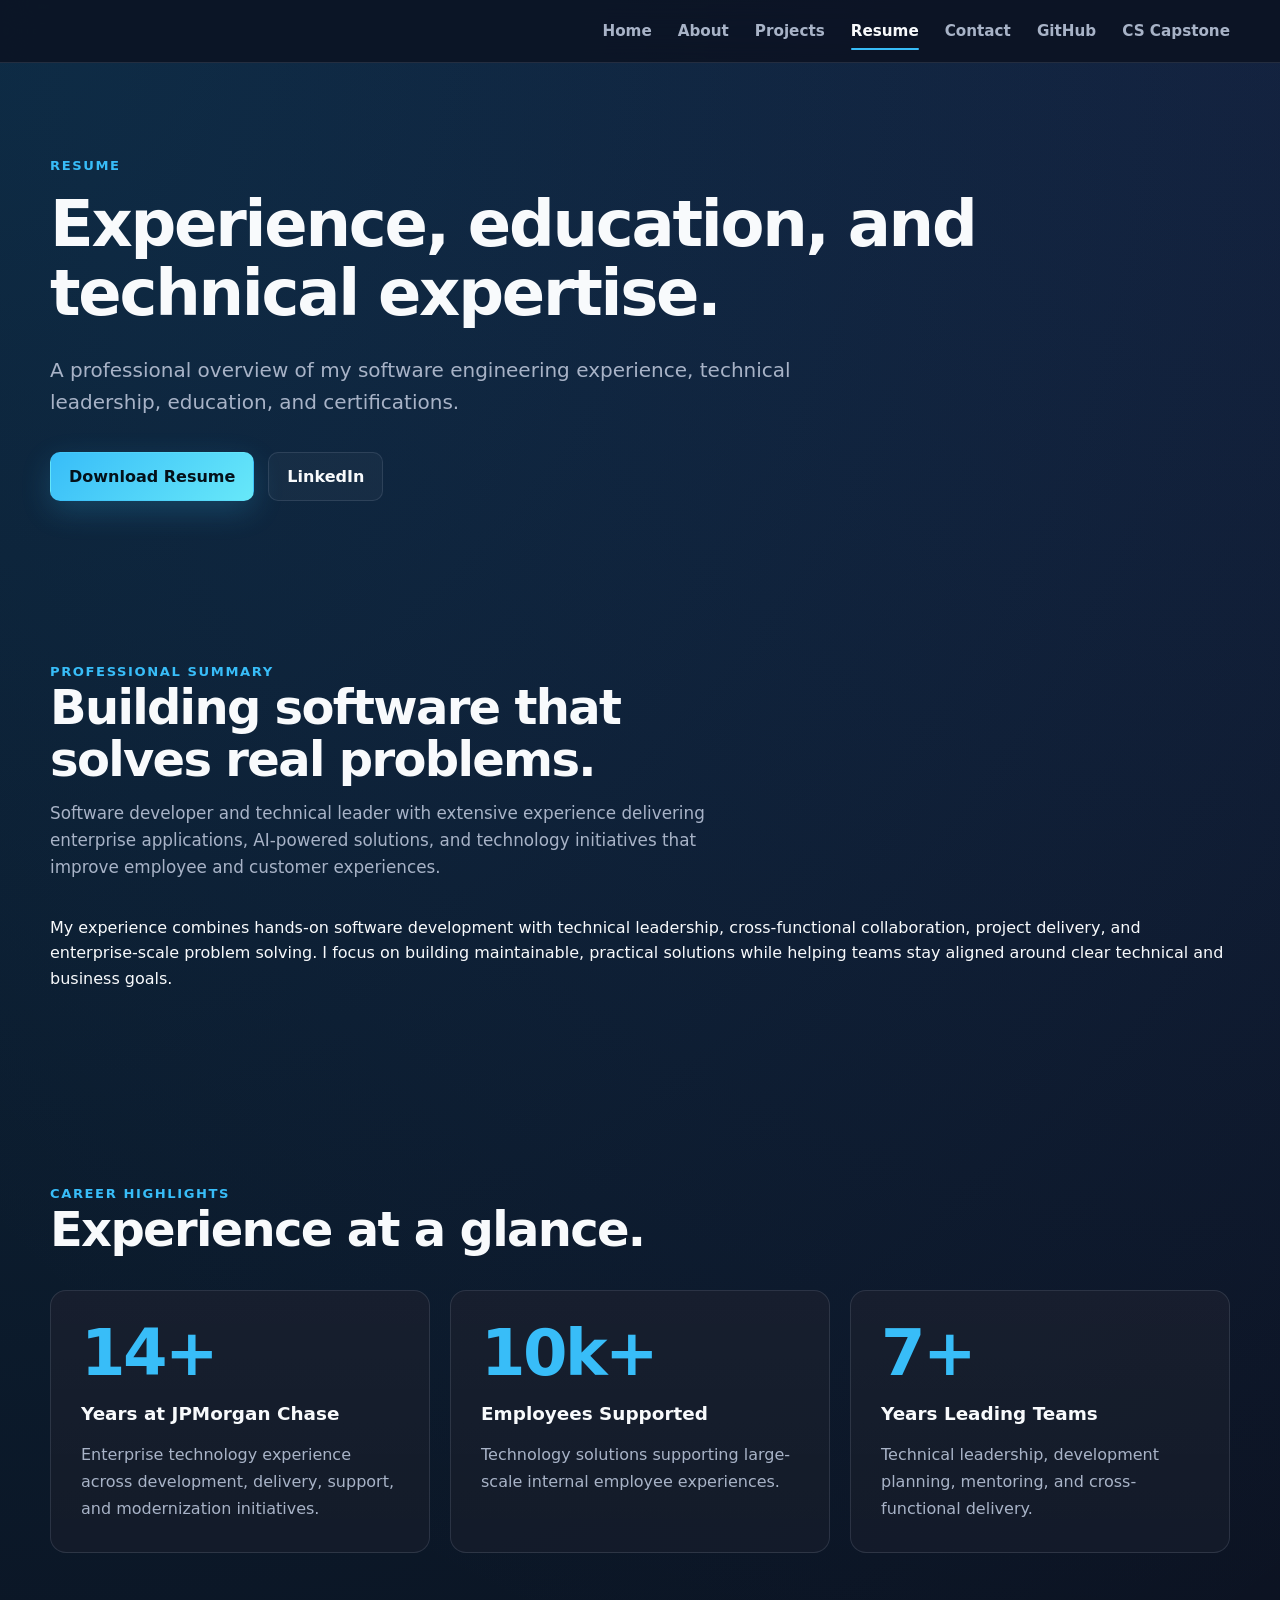
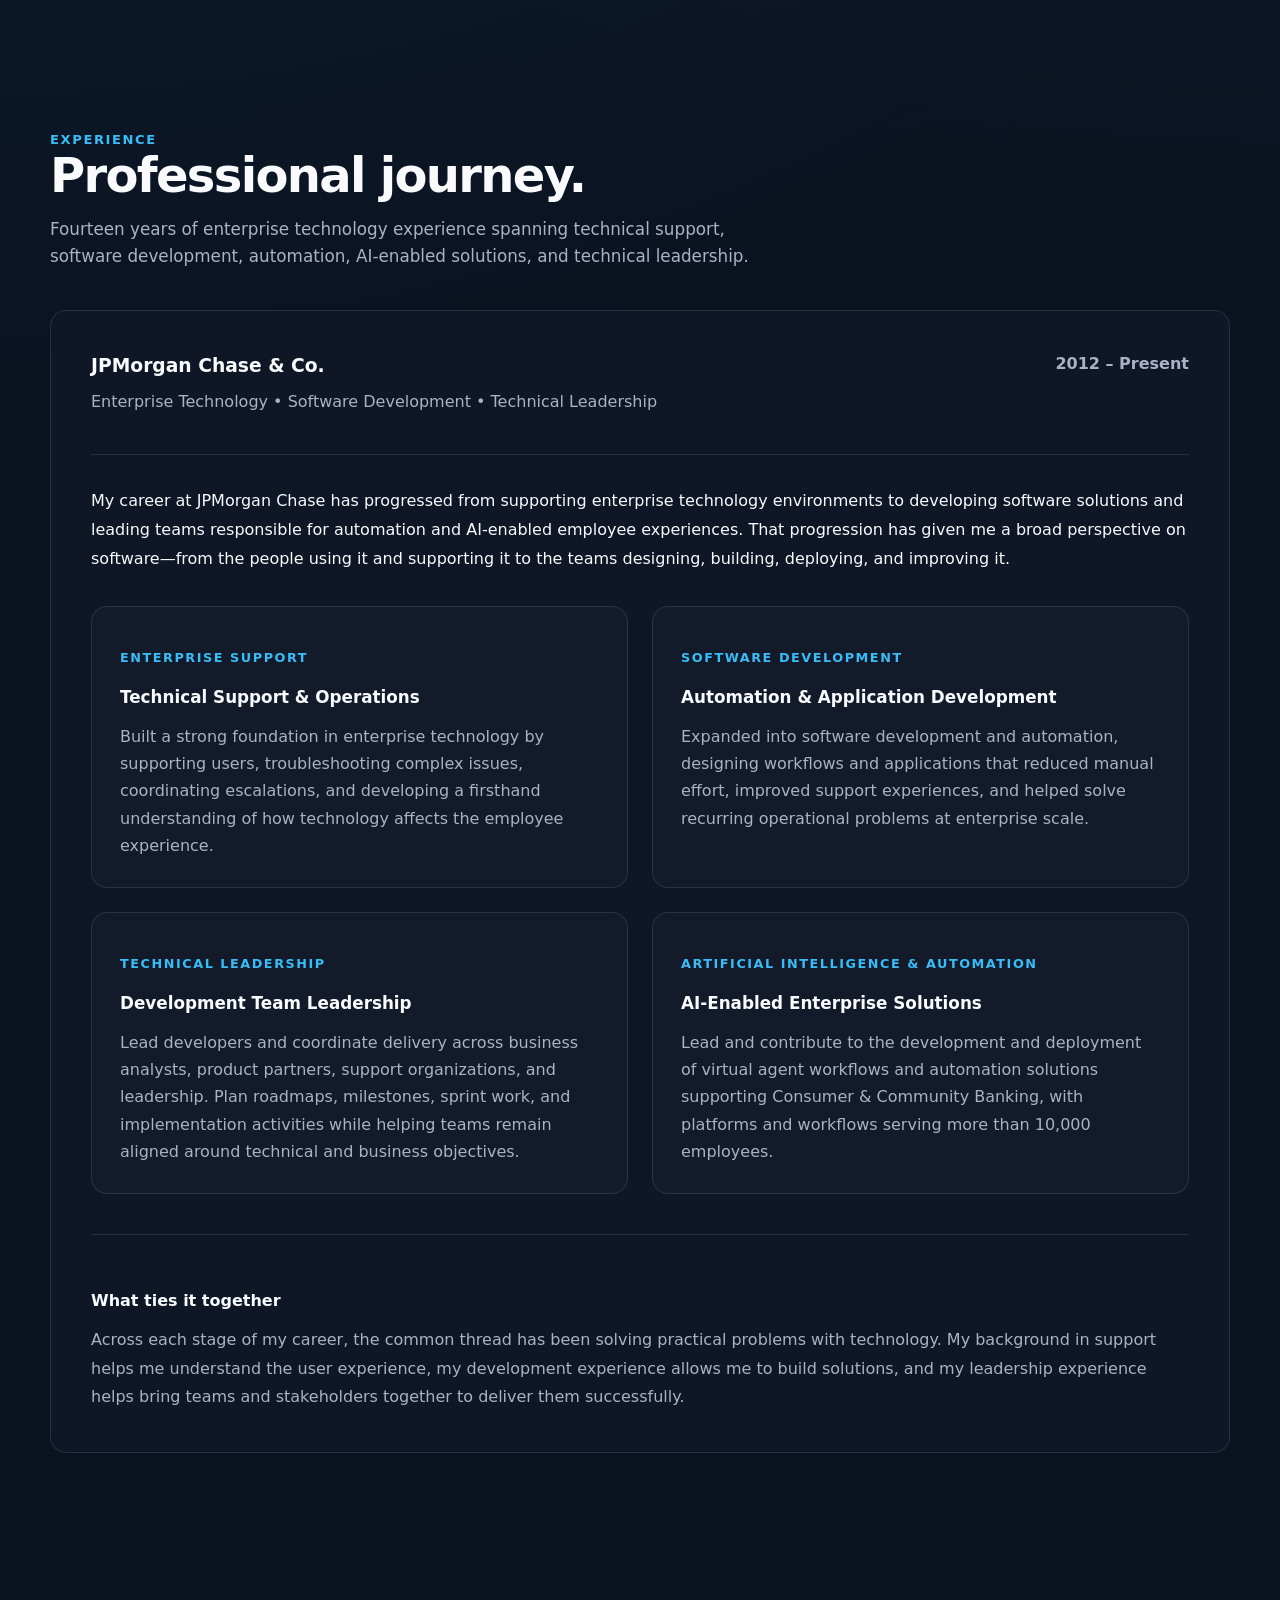
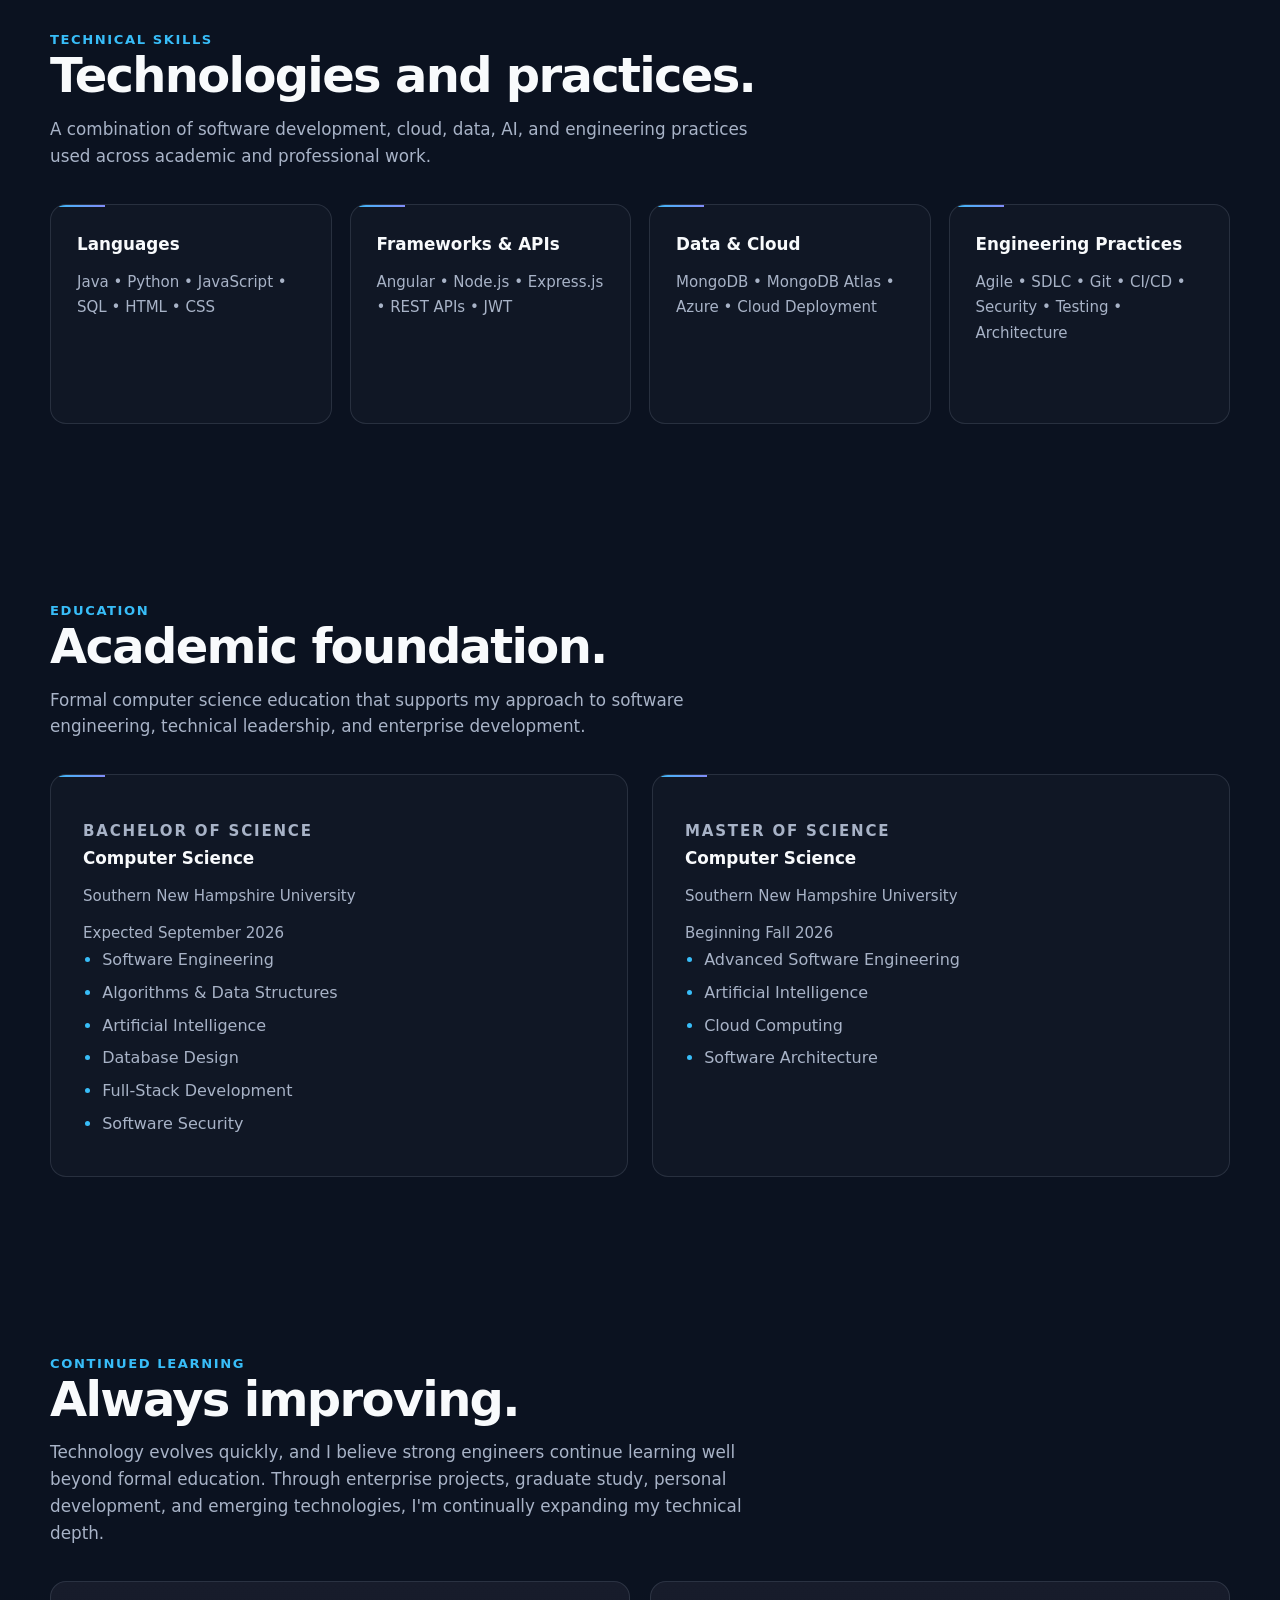
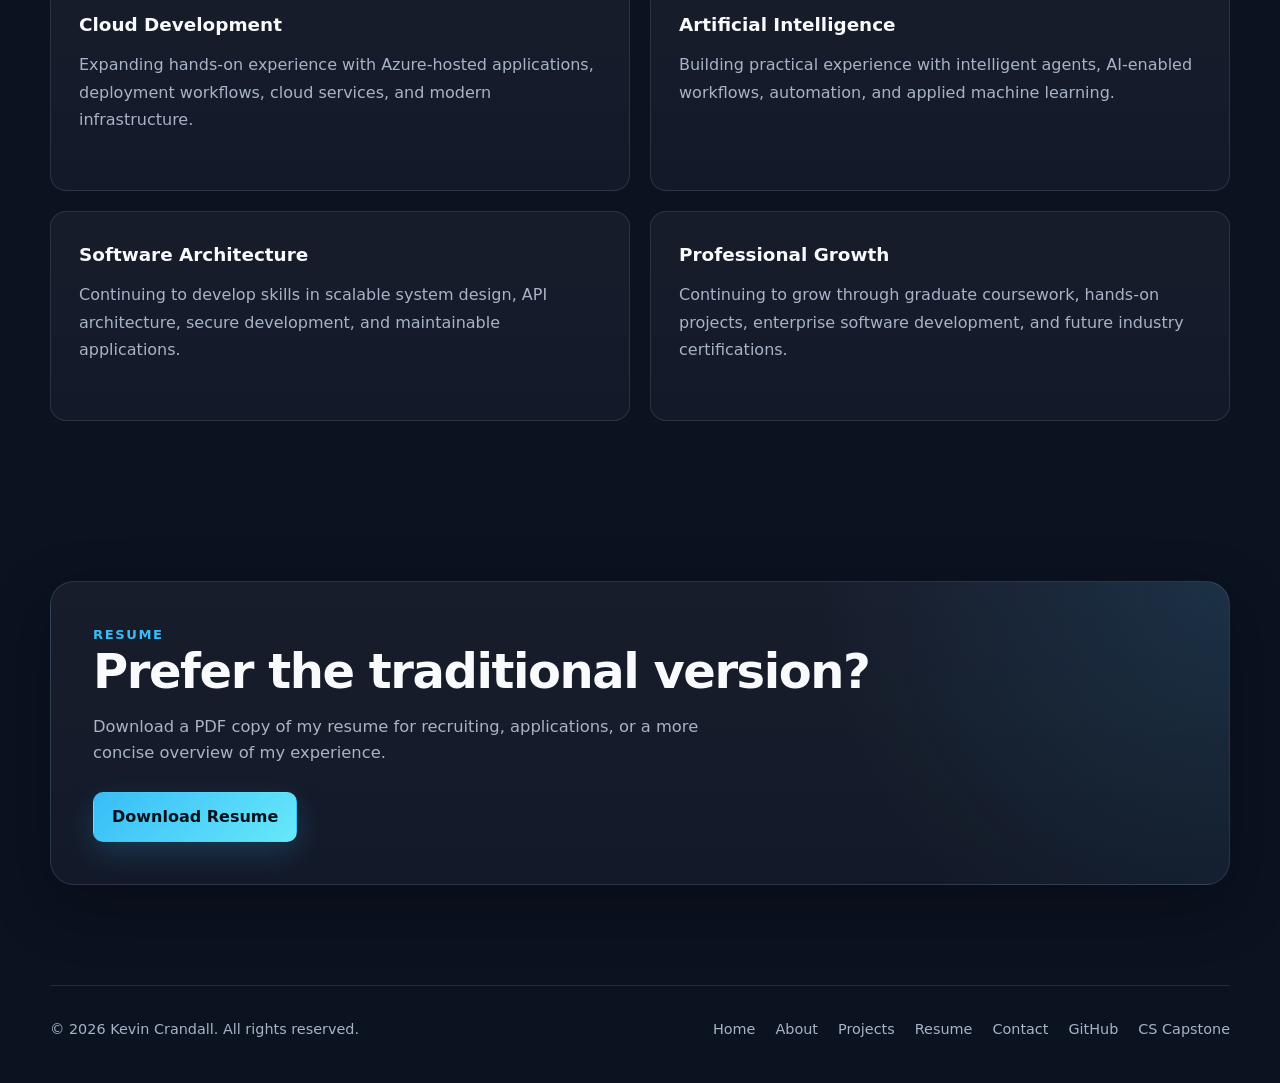
<file: resume.html>
<!DOCTYPE html>
<html lang="en">
<head>
  <meta charset="UTF-8">
  <meta name="viewport" content="width=device-width, initial-scale=1.0">
  <meta name="theme-color" content="#0b1220">
  <meta name="color-scheme" content="dark">

  <!-- Primary SEO -->
  <title>Resume | Kevin Crandall</title>

  <meta
    name="description"
    content="View Kevin Crandall's professional experience, technical leadership background, software engineering skills, education, artificial intelligence experience, and downloadable resume."
  >

  <link rel="canonical" href="https://kevincrandall.dev/resume.html">

  <!-- Open Graph -->
  <meta property="og:type" content="website">
  <meta property="og:title" content="Resume | Kevin Crandall">
  <meta
    property="og:description"
    content="View Kevin Crandall's professional experience, technical leadership background, software engineering skills, education, artificial intelligence experience, and downloadable resume."
  >
  <meta property="og:url" content="https://kevincrandall.dev/resume.html">
  <meta property="og:site_name" content="Kevin Crandall Developer Hub">
  <meta property="og:locale" content="en_US">
  <meta property="og:image" content="https://kevincrandall.dev/assets/images/social-preview.jpg">
  <meta property="og:image:width" content="1200">
  <meta property="og:image:height" content="630">
  <meta property="og:image:alt" content="Kevin Crandall Developer Hub">

  <!-- Twitter / X -->
  <meta name="twitter:card" content="summary_large_image">
  <meta name="twitter:title" content="Resume | Kevin Crandall">
  <meta
    name="twitter:description"
    content="View Kevin Crandall's professional experience, technical leadership background, software engineering skills, education, artificial intelligence experience, and downloadable resume."
  >
  <meta name="twitter:url" content="https://kevincrandall.dev/resume.html">
  <meta name="twitter:image" content="https://kevincrandall.dev/assets/images/social-preview.jpg">
  <meta name="twitter:image:alt" content="Kevin Crandall Developer Hub">

  <!-- Site Assets -->
  <link rel="icon" href="favicon.ico">
  <link rel="stylesheet" href="assets/css/styles.css">
</head>

<body>

  <header class="site-header">
    <nav class="site-nav" aria-label="Primary navigation">
      <button
        class="nav-toggle"
        type="button"
        aria-expanded="false"
        aria-controls="primary-nav-links"
        aria-label="Toggle navigation menu"
      >
        <span></span>
        <span></span>
        <span></span>
      </button>

      <div class="nav-links" id="primary-nav-links">

        <a href="index.html">Home</a>
        <a href="about.html">About</a>

        <div class="nav-item">
          <a class="nav-link-main" href="projects.html">Projects</a>
          <button
            class="nav-dropdown-toggle"
            type="button"
            aria-expanded="false"
            aria-label="Toggle project case studies"
            aria-controls="projects-submenu"
          ></button>
          <div class="nav-submenu" id="projects-submenu">
            <a href="projects/travlr.html">Travlr Getaways Case Study</a>
            <a href="projects/pirate-agent.html">Pirate Intelligent Agent Case Study</a>
            <a href="projects/developer-hub.html">Developer Hub Case Study</a>
          </div>
        </div>

        <a href="resume.html" aria-current="page">Resume</a>
        <a href="contact.html">Contact</a>

        <a
          class="external-nav-link"
          href="https://github.com/kcrandall81087"
          target="_blank"
          rel="noopener noreferrer"
        >
          GitHub
        </a>

        <a
          class="external-nav-link"
          href="https://kevincrandall.me"
          target="_blank"
          rel="noopener noreferrer"
        >
          CS Capstone
        </a>

      </div>
    </nav>
  </header>


  <main>

    <!-- Resume Hero -->
    <section class="page-hero">
      <div class="page-hero-content">

        <p class="eyebrow">Resume</p>

        <h1>
          Experience, education, and
          <span>technical expertise.</span>
        </h1>

        <p class="page-intro">
          A professional overview of my software engineering experience,
          technical leadership, education, and certifications.
        </p>

        <div class="hero-actions">

          <a
            href="documents/Kevin-Crandall-Resume.pdf"
            class="button primary-button"
            target="_blank"
            rel="noopener noreferrer"
          >
            Download Resume
          </a>

          <a
            href="https://www.linkedin.com/in/kevin-crandall-b9b62050/"
            class="button secondary-button"
            target="_blank"
            rel="noopener noreferrer"
          >
            LinkedIn
          </a>

        </div>

      </div>
    </section>


    <!-- Professional Summary -->
    <section class="section">

      <div class="section-heading">

        <p class="eyebrow">Professional Summary</p>

        <h2>
          Building software that solves real problems.
        </h2>

        <p>
          Software developer and technical leader with extensive experience
          delivering enterprise applications, AI-powered solutions, and
          technology initiatives that improve employee and customer experiences.
        </p>

      </div>

      <div class="resume-summary-card">

        <p>
          My experience combines hands-on software development with technical
          leadership, cross-functional collaboration, project delivery, and
          enterprise-scale problem solving. I focus on building maintainable,
          practical solutions while helping teams stay aligned around clear
          technical and business goals.
        </p>

      </div>

    </section>


    <!-- Career Highlights -->
    <section class="section">

      <div class="section-heading">

        <p class="eyebrow">Career Highlights</p>

        <h2>
          Experience at a glance.
        </h2>

      </div>

      <div class="experience-grid">

        <article class="experience-card">

          <p class="experience-value">
            14+
          </p>

          <h3>
            Years at JPMorgan Chase
          </h3>

          <p>
            Enterprise technology experience across development,
            delivery, support, and modernization initiatives.
          </p>

        </article>


        <article class="experience-card">

          <p class="experience-value">
            10k+
          </p>

          <h3>
            Employees Supported
          </h3>

          <p>
            Technology solutions supporting large-scale internal
            employee experiences.
          </p>

        </article>


        <article class="experience-card">

          <p class="experience-value">
            7+
          </p>

          <h3>
            Years Leading Teams
          </h3>

          <p>
            Technical leadership, development planning, mentoring,
            and cross-functional delivery.
          </p>

        </article>

      </div>

    </section>


    <!-- Professional Experience -->
    <section class="section">

    <div class="section-heading">

        <p class="eyebrow">Experience</p>

        <h2>
        Professional journey.
        </h2>

        <p>
        Fourteen years of enterprise technology experience spanning technical
        support, software development, automation, AI-enabled solutions, and
        technical leadership.
        </p>

    </div>


    <div class="resume-timeline">

        <article class="resume-role">

        <div class="resume-role-header">

            <div>
            <h3>JPMorgan Chase &amp; Co.</h3>

            <p class="resume-role-title">
                Enterprise Technology • Software Development • Technical Leadership
            </p>
            </div>

            <p class="resume-role-date">
            2012 – Present
            </p>

        </div>


        <div class="resume-role-content">

            <p>
            My career at JPMorgan Chase has progressed from supporting enterprise
            technology environments to developing software solutions and leading
            teams responsible for automation and AI-enabled employee experiences.
            That progression has given me a broad perspective on software—from the
            people using it and supporting it to the teams designing, building,
            deploying, and improving it.
            </p>


            <div class="career-progression-grid">

            <article class="career-stage">

                <p class="card-label">
                Enterprise Support
                </p>

                <h4>
                Technical Support &amp; Operations
                </h4>

                <p>
                Built a strong foundation in enterprise technology by supporting
                users, troubleshooting complex issues, coordinating escalations,
                and developing a firsthand understanding of how technology
                affects the employee experience.
                </p>

            </article>


            <article class="career-stage">

                <p class="card-label">
                Software Development
                </p>

                <h4>
                Automation &amp; Application Development
                </h4>

                <p>
                Expanded into software development and automation, designing
                workflows and applications that reduced manual effort, improved
                support experiences, and helped solve recurring operational
                problems at enterprise scale.
                </p>

            </article>


            <article class="career-stage">

                <p class="card-label">
                Technical Leadership
                </p>

                <h4>
                Development Team Leadership
                </h4>

                <p>
                Lead developers and coordinate delivery across business analysts,
                product partners, support organizations, and leadership. Plan
                roadmaps, milestones, sprint work, and implementation activities
                while helping teams remain aligned around technical and business
                objectives.
                </p>

            </article>


            <article class="career-stage">

                <p class="card-label">
                Artificial Intelligence & Automation
                </p>

                <h4>
                AI-Enabled Enterprise Solutions
                </h4>

                <p>
                Lead and contribute to the development and deployment of virtual
                agent workflows and automation solutions supporting Consumer &amp;
                Community Banking, with platforms and workflows serving more than
                10,000 employees.
                </p>

            </article>

            </div>


            <div class="resume-impact">

            <h4>
                What ties it together
            </h4>

            <p>
                Across each stage of my career, the common thread has been solving
                practical problems with technology. My background in support helps
                me understand the user experience, my development experience allows
                me to build solutions, and my leadership experience helps bring
                teams and stakeholders together to deliver them successfully.
            </p>

            </div>

        </div>

        </article>

    </div>

    </section>


    <!-- Technical Skills -->
    <section class="section">

      <div class="section-heading">

        <p class="eyebrow">Technical Skills</p>

        <h2>
          Technologies and practices.
        </h2>

        <p>
          A combination of software development, cloud, data,
          AI, and engineering practices used across academic
          and professional work.
        </p>

      </div>

      <div class="focus-grid">

        <article class="focus-card">
          <h3>Languages</h3>

          <p>
            Java • Python • JavaScript • SQL • HTML • CSS
          </p>
        </article>


        <article class="focus-card">
          <h3>Frameworks &amp; APIs</h3>

          <p>
            Angular • Node.js • Express.js • REST APIs • JWT
          </p>
        </article>


        <article class="focus-card">
          <h3>Data &amp; Cloud</h3>

          <p>
            MongoDB • MongoDB Atlas • Azure • Cloud Deployment
          </p>
        </article>


        <article class="focus-card">
          <h3>Engineering Practices</h3>

          <p>
            Agile • SDLC • Git • CI/CD • Security • Testing • Architecture
          </p>
        </article>

      </div>

    </section>


        <!-- Education -->
    <section class="section">

      <div class="section-heading">

        <p class="eyebrow">Education</p>

        <h2>
          Academic foundation.
        </h2>

        <p>
          Formal computer science education that supports my approach to
          software engineering, technical leadership, and enterprise development.
        </p>

      </div>


      <div class="resume-grid">

        <article class="focus-card">

          <p class="card-label">
            Bachelor of Science
          </p>

          <h3>
            Computer Science
          </h3>

          <p class="school-name">
            Southern New Hampshire University
          </p>

          <p class="card-meta">
            Expected September 2026
          </p>

          <ul class="card-list">
            <li>Software Engineering</li>
            <li>Algorithms &amp; Data Structures</li>
            <li>Artificial Intelligence</li>
            <li>Database Design</li>
            <li>Full-Stack Development</li>
            <li>Software Security</li>
          </ul>

        </article>


        <article class="focus-card">

          <p class="card-label">
            Master of Science
          </p>

          <h3>
            Computer Science
          </h3>

          <p class="school-name">
            Southern New Hampshire University
          </p>

          <p class="card-meta">
            Beginning Fall 2026
          </p>

          <ul class="card-list">
            <li>Advanced Software Engineering</li>
            <li>Artificial Intelligence</li>
            <li>Cloud Computing</li>
            <li>Software Architecture</li>
          </ul>

        </article>

      </div>

    </section>


    <!-- Continued Learning -->
    <section class="section">

      <div class="section-heading">

        <p class="eyebrow">Continued Learning</p>

        <h2>
          Always improving.
        </h2>

        <p>
          Technology evolves quickly, and I believe strong engineers continue
          learning well beyond formal education. Through enterprise projects,
          graduate study, personal development, and emerging technologies,
          I'm continually expanding my technical depth.
        </p>

      </div>


      <div class="principles-grid">

        <article class="principle-card">

          <h3>
            Cloud Development
          </h3>

          <p>
            Expanding hands-on experience with Azure-hosted applications,
            deployment workflows, cloud services, and modern infrastructure.
          </p>

        </article>


        <article class="principle-card">

          <h3>
            Artificial Intelligence
          </h3>

          <p>
            Building practical experience with intelligent agents,
            AI-enabled workflows, automation, and applied machine learning.
          </p>

        </article>


        <article class="principle-card">

          <h3>
            Software Architecture
          </h3>

          <p>
            Continuing to develop skills in scalable system design,
            API architecture, secure development, and maintainable applications.
          </p>

        </article>


        <article class="principle-card">

          <h3>
            Professional Growth
          </h3>

          <p>
            Continuing to grow through graduate coursework, hands-on projects,
            enterprise software development, and future industry certifications.
          </p>

        </article>

      </div>

    </section>


    <!-- Resume CTA -->
    <section class="section about-cta">

      <div class="about-cta-content">

        <p class="eyebrow">Resume</p>

        <h2>
          Prefer the traditional version?
        </h2>

        <p>
          Download a PDF copy of my resume for recruiting,
          applications, or a more concise overview of my experience.
        </p>

        <a
          href="documents/Kevin-Crandall-Resume.pdf"
          class="button primary-button"
          target="_blank"
          rel="noopener noreferrer"
        >
          Download Resume
        </a>

      </div>

    </section>

  </main>


  <footer class="site-footer">

    <p>
        &copy; <span id="current-year"></span> Kevin Crandall.
        All rights reserved.
    </p>

    <div class="footer-links">

        <a href="index.html">Home</a>

        <a href="about.html">About</a>

        <a href="projects.html">Projects</a>

        <a href="resume.html">Resume</a>

        <a href="contact.html">Contact</a>

        <a
            href="https://github.com/kcrandall81087"
            target="_blank"
            rel="noopener noreferrer"
        >
            GitHub
        </a>

        <a
            href="https://kevincrandall.me"
            target="_blank"
            rel="noopener noreferrer"
        >
            CS Capstone
        </a>

    </div>

  </footer>


  <script src="assets/js/script.js"></script>

</body>
</html>
</file>
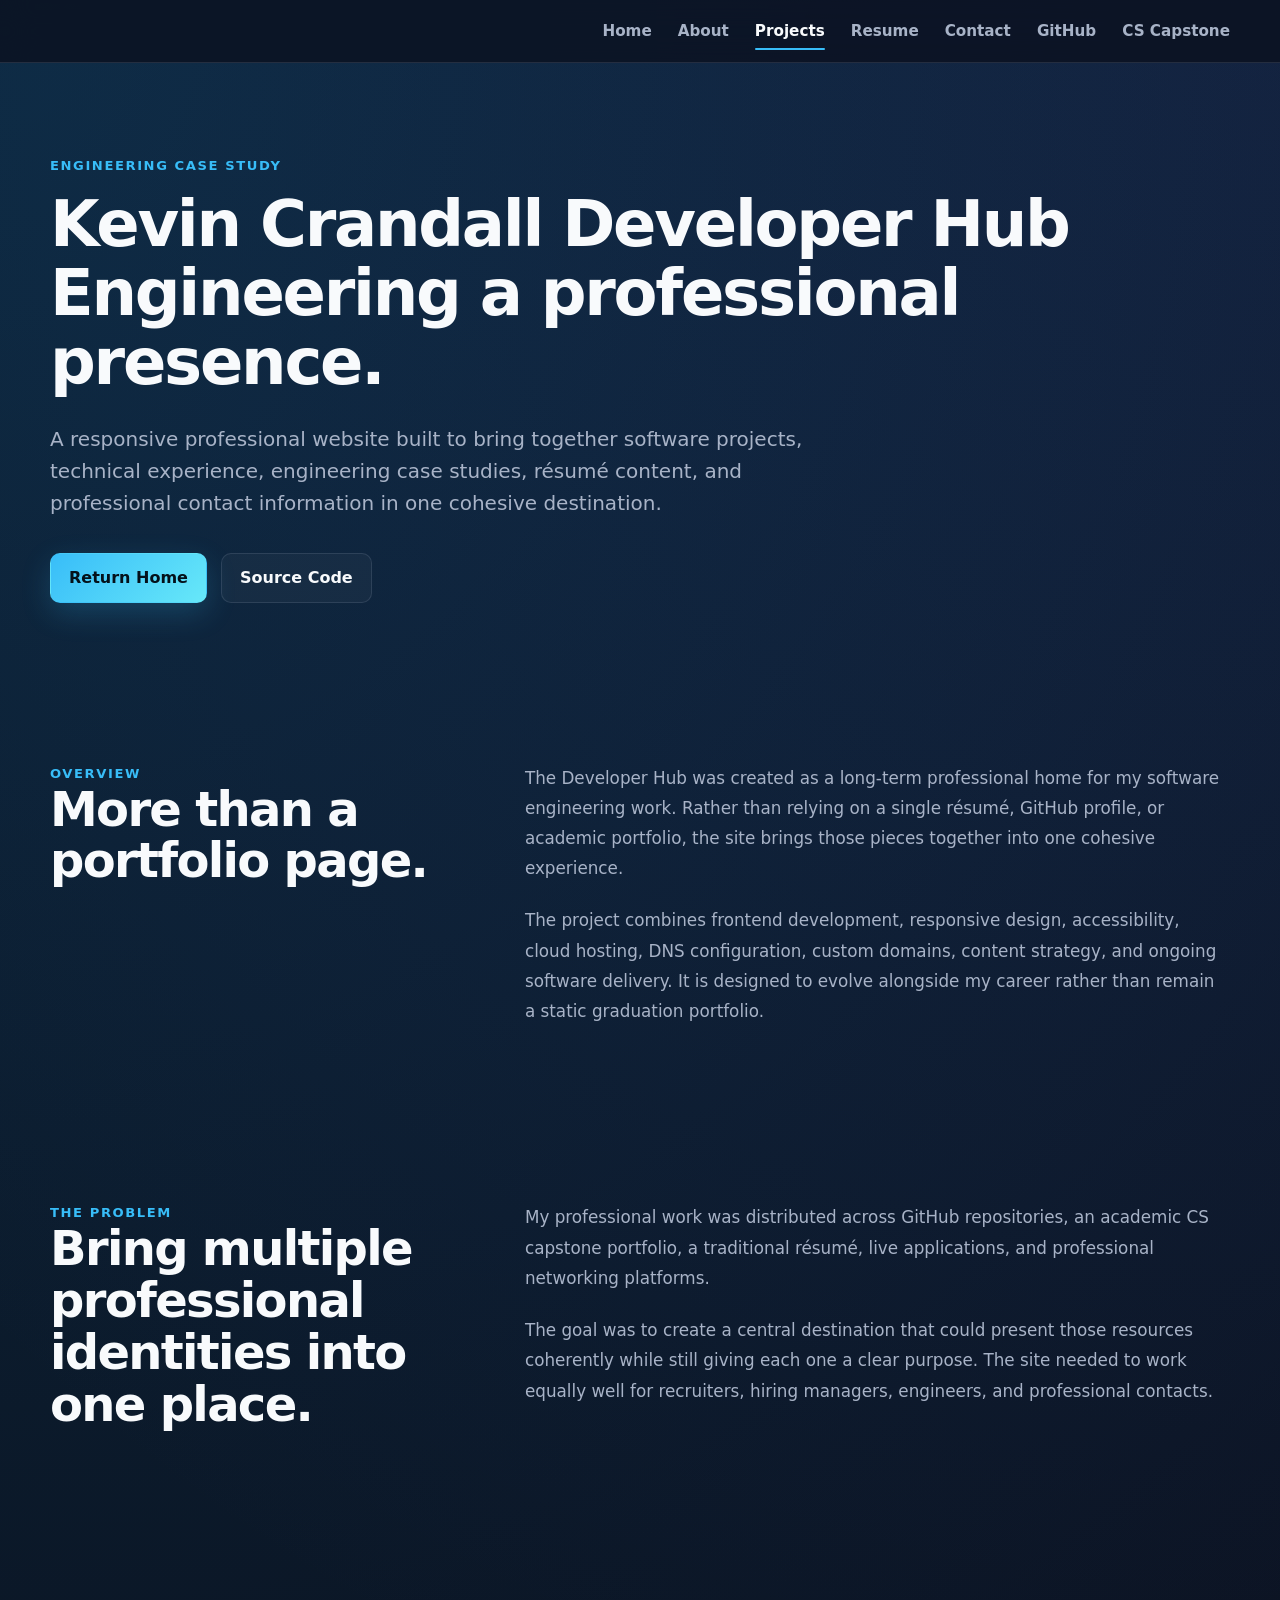
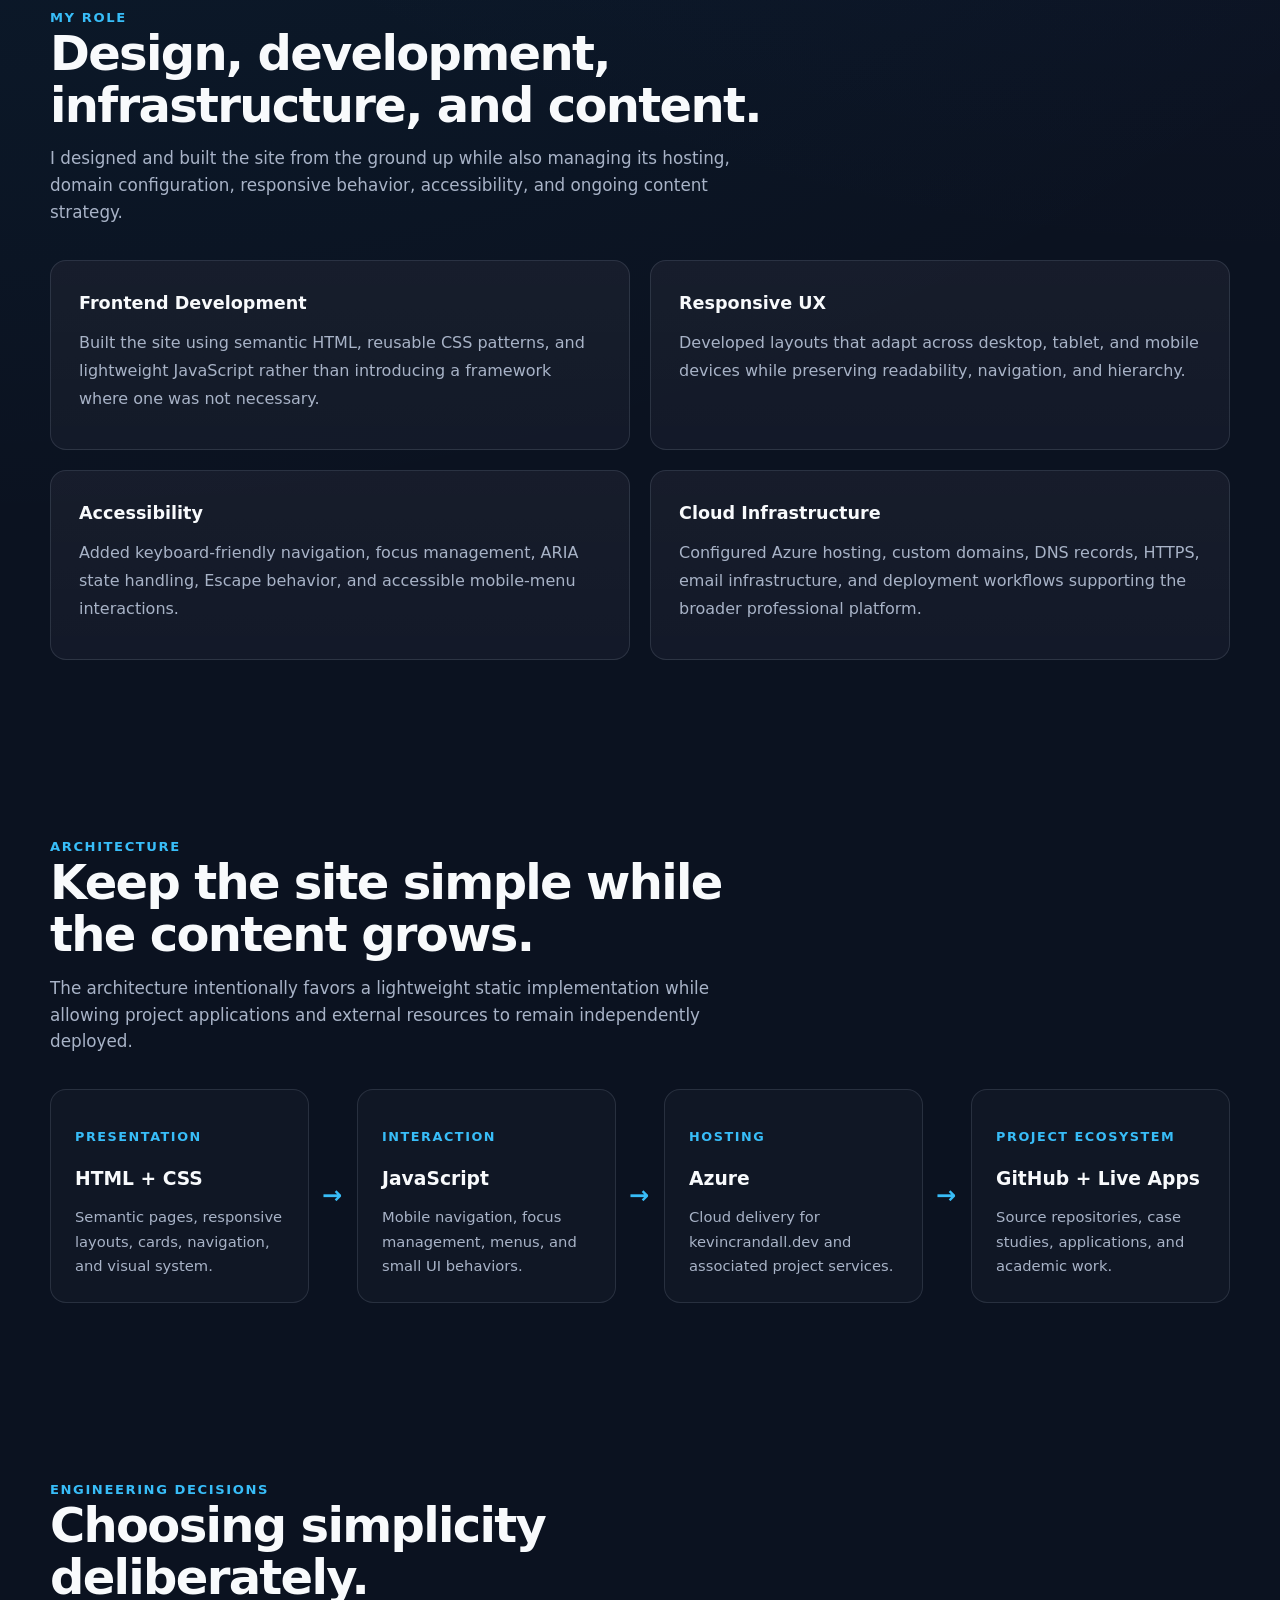
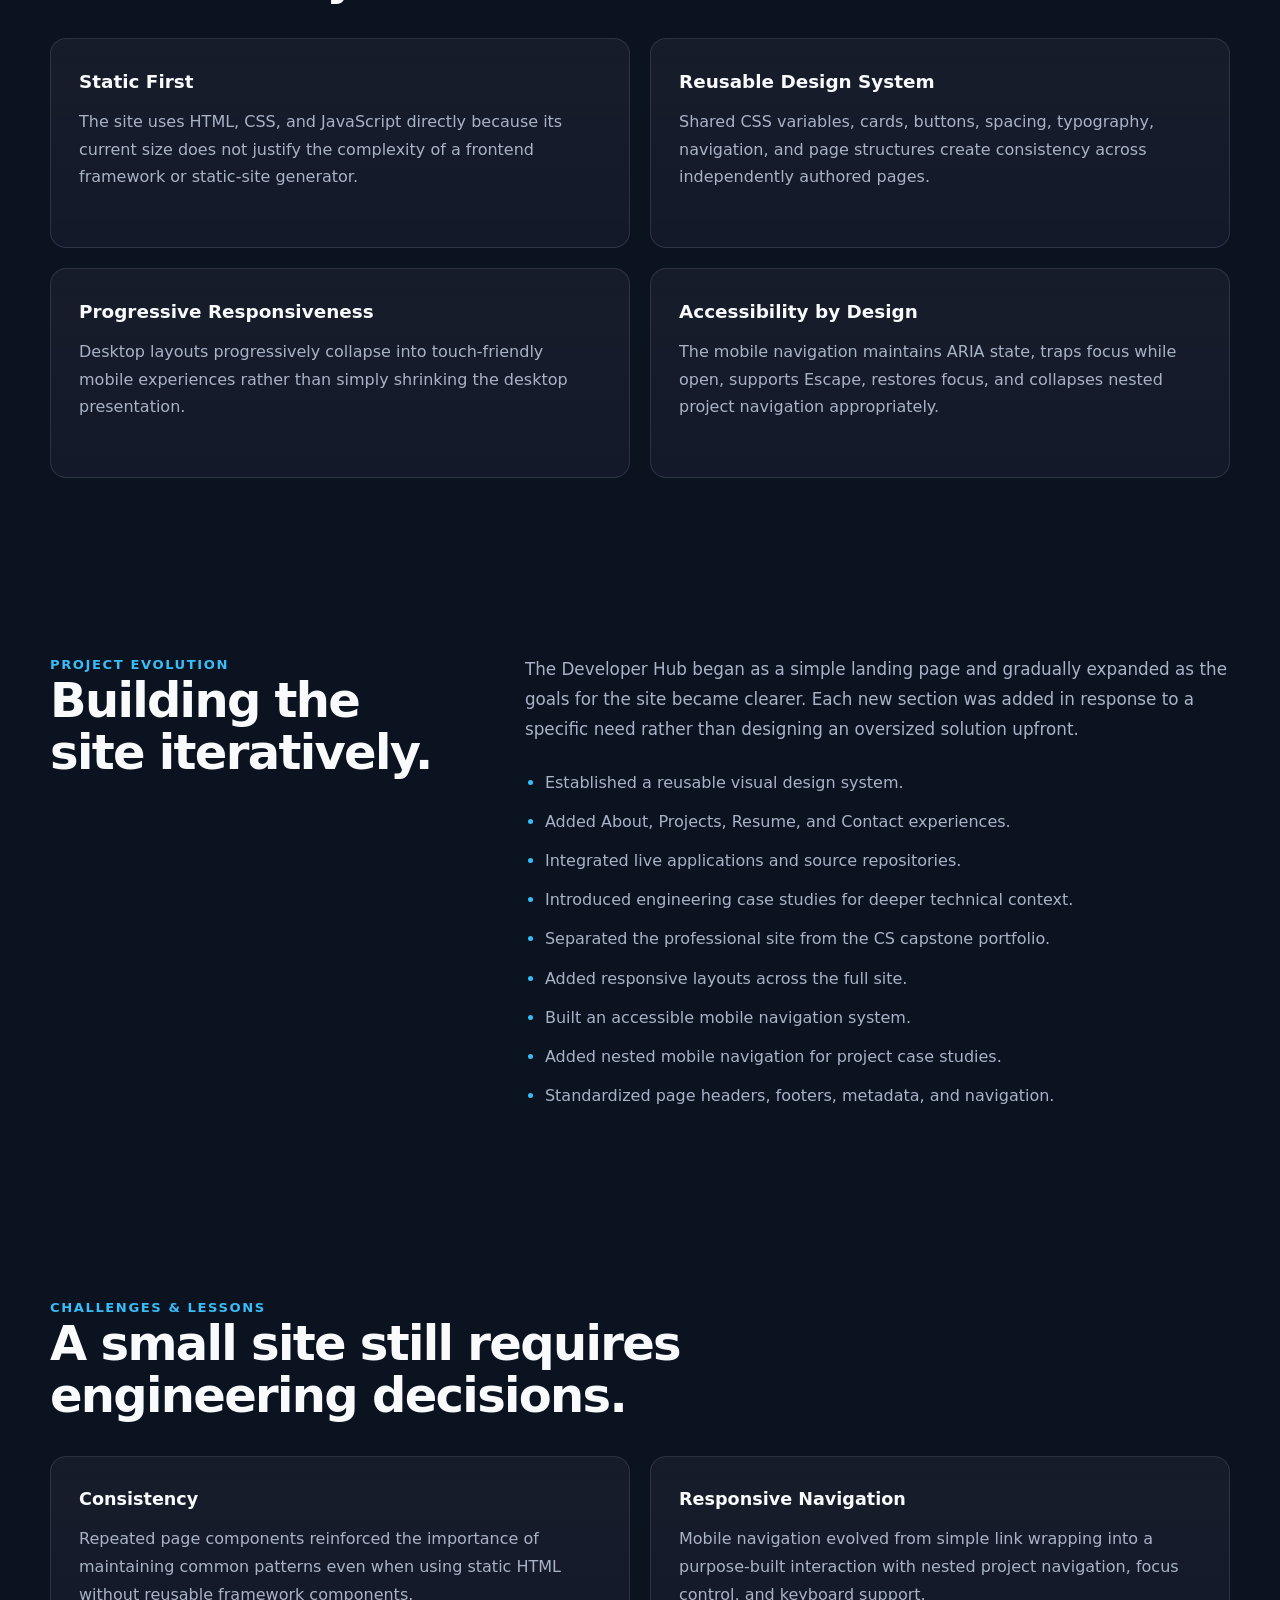
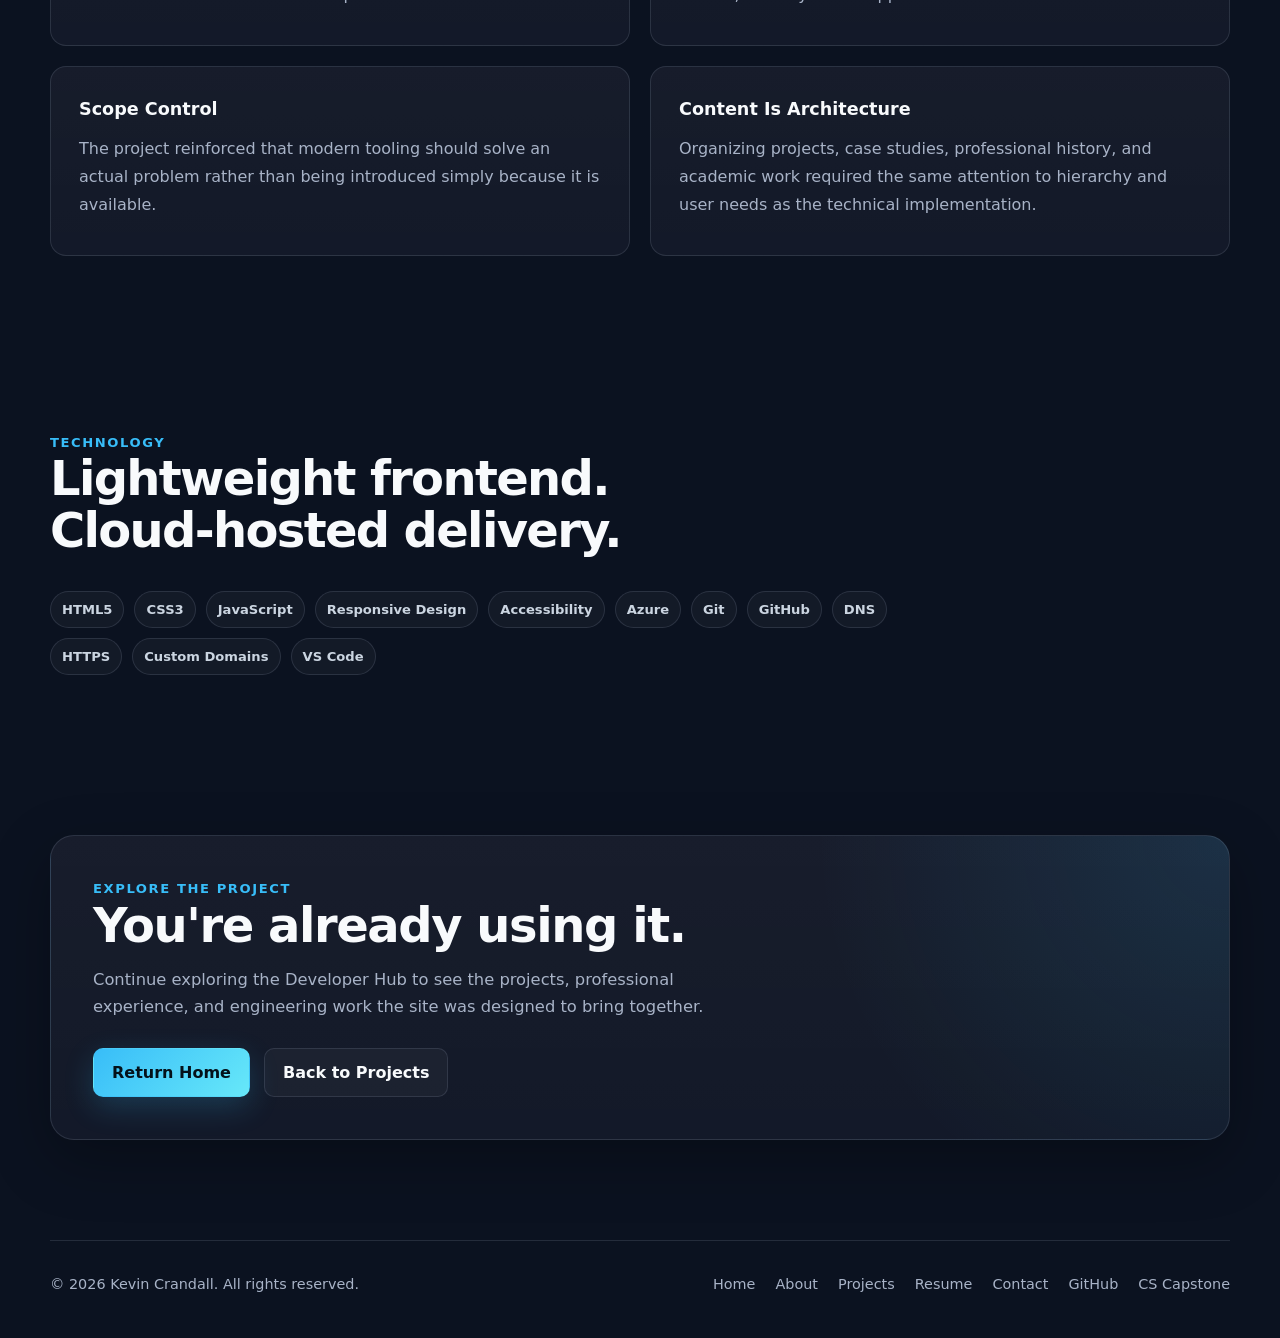
<file: projects/developer-hub.html>
<!DOCTYPE html>
<html lang="en">
<head>
  <meta charset="UTF-8">
  <meta name="viewport" content="width=device-width, initial-scale=1.0">
  <meta name="theme-color" content="#0b1220">
  <meta name="color-scheme" content="dark">

  <!-- Primary SEO -->
  <title>Developer Hub Engineering Case Study | Kevin Crandall</title>

  <meta
    name="description"
    content="Explore the engineering case study behind kevincrandall.dev, including responsive frontend development, accessibility, JavaScript navigation, Azure hosting, DNS, CI/CD, and iterative design."
  >

  <link rel="canonical" href="https://kevincrandall.dev/projects/developer-hub.html">

  <!-- Open Graph -->
  <meta property="og:type" content="website">
  <meta property="og:title" content="Developer Hub Engineering Case Study | Kevin Crandall">
  <meta
    property="og:description"
    content="Explore the engineering case study behind kevincrandall.dev, including responsive frontend development, accessibility, JavaScript navigation, Azure hosting, DNS, CI/CD, and iterative design."
  >
  <meta property="og:url" content="https://kevincrandall.dev/projects/developer-hub.html">
  <meta property="og:site_name" content="Kevin Crandall Developer Hub">
  <meta property="og:locale" content="en_US">
  <meta property="og:image" content="https://kevincrandall.dev/assets/images/social-preview.jpg">
  <meta property="og:image:width" content="1200">
  <meta property="og:image:height" content="630">
  <meta property="og:image:alt" content="Kevin Crandall Developer Hub">

  <!-- Twitter / X -->
  <meta name="twitter:card" content="summary_large_image">
  <meta name="twitter:title" content="Developer Hub Engineering Case Study | Kevin Crandall">
  <meta
    name="twitter:description"
    content="Explore the engineering case study behind kevincrandall.dev, including responsive frontend development, accessibility, JavaScript navigation, Azure hosting, DNS, CI/CD, and iterative design."
  >
  <meta name="twitter:url" content="https://kevincrandall.dev/projects/developer-hub.html">
  <meta name="twitter:image" content="https://kevincrandall.dev/assets/images/social-preview.jpg">
  <meta name="twitter:image:alt" content="Kevin Crandall Developer Hub">

  <!-- Site Assets -->
  <link rel="icon" href="../favicon.ico">
  <link rel="stylesheet" href="../assets/css/styles.css">
</head>

<body>

  <header class="site-header">
    <nav class="site-nav" aria-label="Primary navigation">

      <button
        class="nav-toggle"
        type="button"
        aria-expanded="false"
        aria-controls="primary-nav-links"
        aria-label="Toggle navigation menu"
      >
        <span></span>
        <span></span>
        <span></span>
      </button>

      <div class="nav-links" id="primary-nav-links">

        <a href="../index.html">Home</a>
        <a href="../about.html">About</a>

        <div class="nav-item">
          <a
            class="nav-link-main"
            href="../projects.html"
            aria-current="page"
          >
            Projects
          </a>

          <button
            class="nav-dropdown-toggle"
            type="button"
            aria-expanded="false"
            aria-label="Toggle project case studies"
            aria-controls="projects-submenu"
          ></button>

          <div class="nav-submenu" id="projects-submenu">
            <a href="travlr.html">Travlr Getaways Case Study</a>
            <a href="pirate-agent.html">Pirate Intelligent Agent Case Study</a>
            <a href="developer-hub.html">Developer Hub Case Study</a>
          </div>
        </div>

        <a href="../resume.html">Resume</a>
        <a href="../contact.html">Contact</a>

        <a
          class="external-nav-link"
          href="https://github.com/kcrandall81087"
          target="_blank"
          rel="noopener noreferrer"
        >
          GitHub
        </a>

        <a
          class="external-nav-link"
          href="https://kevincrandall.me"
          target="_blank"
          rel="noopener noreferrer"
        >
          CS Capstone
        </a>

      </div>

    </nav>
  </header>


  <main>

    <!-- Case Study Hero -->
    <section class="page-hero case-study-hero">

      <div class="page-hero-content">

        <p class="eyebrow">Engineering Case Study</p>

        <h1>
          Kevin Crandall Developer Hub
          <span>Engineering a professional presence.</span>
        </h1>

        <p class="page-intro">
          A responsive professional website built to bring together
          software projects, technical experience, engineering case studies,
          résumé content, and professional contact information in one
          cohesive destination.
        </p>

        <div class="hero-actions">

          <a
            href="https://kevincrandall.dev"
            class="button primary-button"
          >
            Return Home
          </a>

          <a
            href="https://github.com/kcrandall81087/kevincrandall-dev"
            class="button secondary-button"
            target="_blank"
            rel="noopener noreferrer"
          >
            Source Code
          </a>

        </div>

      </div>

    </section>


    <!-- Overview -->
    <section class="section case-study-section">

      <div class="case-study-layout">

        <div class="section-heading">

          <p class="eyebrow">Overview</p>

          <h2>
            More than a portfolio page.
          </h2>

        </div>

        <div class="case-study-copy">

          <p>
            The Developer Hub was created as a long-term professional home
            for my software engineering work. Rather than relying on a
            single résumé, GitHub profile, or academic portfolio, the site
            brings those pieces together into one cohesive experience.
          </p>

          <p>
            The project combines frontend development, responsive design,
            accessibility, cloud hosting, DNS configuration, custom domains,
            content strategy, and ongoing software delivery. It is designed
            to evolve alongside my career rather than remain a static
            graduation portfolio.
          </p>

        </div>

      </div>

    </section>


    <!-- Problem -->
    <section class="section case-study-section">

      <div class="case-study-layout">

        <div class="section-heading">

          <p class="eyebrow">The Problem</p>

          <h2>
            Bring multiple professional identities into one place.
          </h2>

        </div>

        <div class="case-study-copy">

          <p>
            My professional work was distributed across GitHub repositories,
            an academic CS capstone portfolio, a traditional résumé, live
            applications, and professional networking platforms.
          </p>

          <p>
            The goal was to create a central destination that could present
            those resources coherently while still giving each one a clear
            purpose. The site needed to work equally well for recruiters,
            hiring managers, engineers, and professional contacts.
          </p>

        </div>

      </div>

    </section>


    <!-- My Role -->
    <section class="section">

      <div class="section-heading">

        <p class="eyebrow">My Role</p>

        <h2>
          Design, development, infrastructure, and content.
        </h2>

        <p>
          I designed and built the site from the ground up while also
          managing its hosting, domain configuration, responsive behavior,
          accessibility, and ongoing content strategy.
        </p>

      </div>

      <div class="case-study-role-grid">

        <article class="case-study-card">

          <h3>Frontend Development</h3>

          <p>
            Built the site using semantic HTML, reusable CSS patterns,
            and lightweight JavaScript rather than introducing a framework
            where one was not necessary.
          </p>

        </article>


        <article class="case-study-card">

          <h3>Responsive UX</h3>

          <p>
            Developed layouts that adapt across desktop, tablet, and mobile
            devices while preserving readability, navigation, and hierarchy.
          </p>

        </article>


        <article class="case-study-card">

          <h3>Accessibility</h3>

          <p>
            Added keyboard-friendly navigation, focus management,
            ARIA state handling, Escape behavior, and accessible
            mobile-menu interactions.
          </p>

        </article>


        <article class="case-study-card">

          <h3>Cloud Infrastructure</h3>

          <p>
            Configured Azure hosting, custom domains, DNS records,
            HTTPS, email infrastructure, and deployment workflows supporting
            the broader professional platform.
          </p>

        </article>

      </div>

    </section>


    <!-- Architecture -->
    <section class="section">

      <div class="section-heading">

        <p class="eyebrow">Architecture</p>

        <h2>
          Keep the site simple while the content grows.
        </h2>

        <p>
          The architecture intentionally favors a lightweight static
          implementation while allowing project applications and external
          resources to remain independently deployed.
        </p>

      </div>

      <div class="architecture-flow">

        <article class="architecture-node">
          <p class="card-label">Presentation</p>
          <h3>HTML + CSS</h3>
          <p>Semantic pages, responsive layouts, cards, navigation, and visual system.</p>
        </article>

        <div class="architecture-arrow" aria-hidden="true">
          ↓
        </div>

        <article class="architecture-node">
          <p class="card-label">Interaction</p>
          <h3>JavaScript</h3>
          <p>Mobile navigation, focus management, menus, and small UI behaviors.</p>
        </article>

        <div class="architecture-arrow" aria-hidden="true">
          ↓
        </div>

        <article class="architecture-node">
          <p class="card-label">Hosting</p>
          <h3>Azure</h3>
          <p>Cloud delivery for kevincrandall.dev and associated project services.</p>
        </article>

        <div class="architecture-arrow" aria-hidden="true">
          ↓
        </div>

        <article class="architecture-node">
          <p class="card-label">Project Ecosystem</p>
          <h3>GitHub + Live Apps</h3>
          <p>Source repositories, case studies, applications, and academic work.</p>
        </article>

      </div>

    </section>


    <!-- Engineering Decisions -->
    <section class="section">

      <div class="section-heading">

        <p class="eyebrow">Engineering Decisions</p>

        <h2>
          Choosing simplicity deliberately.
        </h2>

      </div>

      <div class="principles-grid">

        <article class="principle-card">

          <h3>Static First</h3>

          <p>
            The site uses HTML, CSS, and JavaScript directly because its
            current size does not justify the complexity of a frontend
            framework or static-site generator.
          </p>

        </article>


        <article class="principle-card">

          <h3>Reusable Design System</h3>

          <p>
            Shared CSS variables, cards, buttons, spacing, typography,
            navigation, and page structures create consistency across
            independently authored pages.
          </p>

        </article>


        <article class="principle-card">

          <h3>Progressive Responsiveness</h3>

          <p>
            Desktop layouts progressively collapse into touch-friendly
            mobile experiences rather than simply shrinking the desktop
            presentation.
          </p>

        </article>


        <article class="principle-card">

          <h3>Accessibility by Design</h3>

          <p>
            The mobile navigation maintains ARIA state, traps focus while
            open, supports Escape, restores focus, and collapses nested
            project navigation appropriately.
          </p>

        </article>

      </div>

    </section>


    <!-- Evolution -->
    <section class="section case-study-section">

      <div class="case-study-layout">

        <div class="section-heading">

          <p class="eyebrow">Project Evolution</p>

          <h2>
            Building the site iteratively.
          </h2>

        </div>

        <div class="case-study-copy">

          <p>
            The Developer Hub began as a simple landing page and gradually
            expanded as the goals for the site became clearer. Each new
            section was added in response to a specific need rather than
            designing an oversized solution upfront.
          </p>

          <ul class="case-study-list">
            <li>Established a reusable visual design system.</li>
            <li>Added About, Projects, Resume, and Contact experiences.</li>
            <li>Integrated live applications and source repositories.</li>
            <li>Introduced engineering case studies for deeper technical context.</li>
            <li>Separated the professional site from the CS capstone portfolio.</li>
            <li>Added responsive layouts across the full site.</li>
            <li>Built an accessible mobile navigation system.</li>
            <li>Added nested mobile navigation for project case studies.</li>
            <li>Standardized page headers, footers, metadata, and navigation.</li>
          </ul>

        </div>

      </div>

    </section>


    <!-- Challenges -->
    <section class="section">

      <div class="section-heading">

        <p class="eyebrow">Challenges &amp; Lessons</p>

        <h2>
          A small site still requires engineering decisions.
        </h2>

      </div>

      <div class="case-study-role-grid">

        <article class="case-study-card">

          <h3>Consistency</h3>

          <p>
            Repeated page components reinforced the importance of
            maintaining common patterns even when using static HTML
            without reusable framework components.
          </p>

        </article>


        <article class="case-study-card">

          <h3>Responsive Navigation</h3>

          <p>
            Mobile navigation evolved from simple link wrapping into a
            purpose-built interaction with nested project navigation,
            focus control, and keyboard support.
          </p>

        </article>


        <article class="case-study-card">

          <h3>Scope Control</h3>

          <p>
            The project reinforced that modern tooling should solve
            an actual problem rather than being introduced simply
            because it is available.
          </p>

        </article>


        <article class="case-study-card">

          <h3>Content Is Architecture</h3>

          <p>
            Organizing projects, case studies, professional history,
            and academic work required the same attention to hierarchy
            and user needs as the technical implementation.
          </p>

        </article>

      </div>

    </section>


    <!-- Technology -->
    <section class="section">

      <div class="section-heading">

        <p class="eyebrow">Technology</p>

        <h2>
          Lightweight frontend. Cloud-hosted delivery.
        </h2>

      </div>

      <div class="tech-stack case-study-tech" aria-label="Technologies used">

        <span>HTML5</span>
        <span>CSS3</span>
        <span>JavaScript</span>
        <span>Responsive Design</span>
        <span>Accessibility</span>
        <span>Azure</span>
        <span>Git</span>
        <span>GitHub</span>
        <span>DNS</span>
        <span>HTTPS</span>
        <span>Custom Domains</span>
        <span>VS Code</span>

      </div>

    </section>


    <!-- Final CTA -->
    <section class="section about-cta">

      <div class="about-cta-content">

        <p class="eyebrow">Explore the Project</p>

        <h2>
          You're already using it.
        </h2>

        <p>
          Continue exploring the Developer Hub to see the projects,
          professional experience, and engineering work the site was
          designed to bring together.
        </p>

        <div class="project-actions">

          <a
            href="../index.html"
            class="button primary-button"
          >
            Return Home
          </a>

          <a
            href="../projects.html"
            class="button secondary-button"
          >
            Back to Projects
          </a>

        </div>

      </div>

    </section>

  </main>


  <footer class="site-footer">

    <p>
      &copy; <span id="current-year"></span> Kevin Crandall.
      All rights reserved.
    </p>

    <div class="footer-links">

      <a href="../index.html">Home</a>
      <a href="../about.html">About</a>
      <a href="../projects.html">Projects</a>
      <a href="../resume.html">Resume</a>
      <a href="../contact.html">Contact</a>

      <a
        href="https://github.com/kcrandall81087"
        target="_blank"
        rel="noopener noreferrer"
      >
        GitHub
      </a>

      <a
        href="https://kevincrandall.me"
        target="_blank"
        rel="noopener noreferrer"
      >
        CS Capstone
      </a>

    </div>

  </footer>

  <script src="../assets/js/script.js"></script>

</body>
</html>
</file>
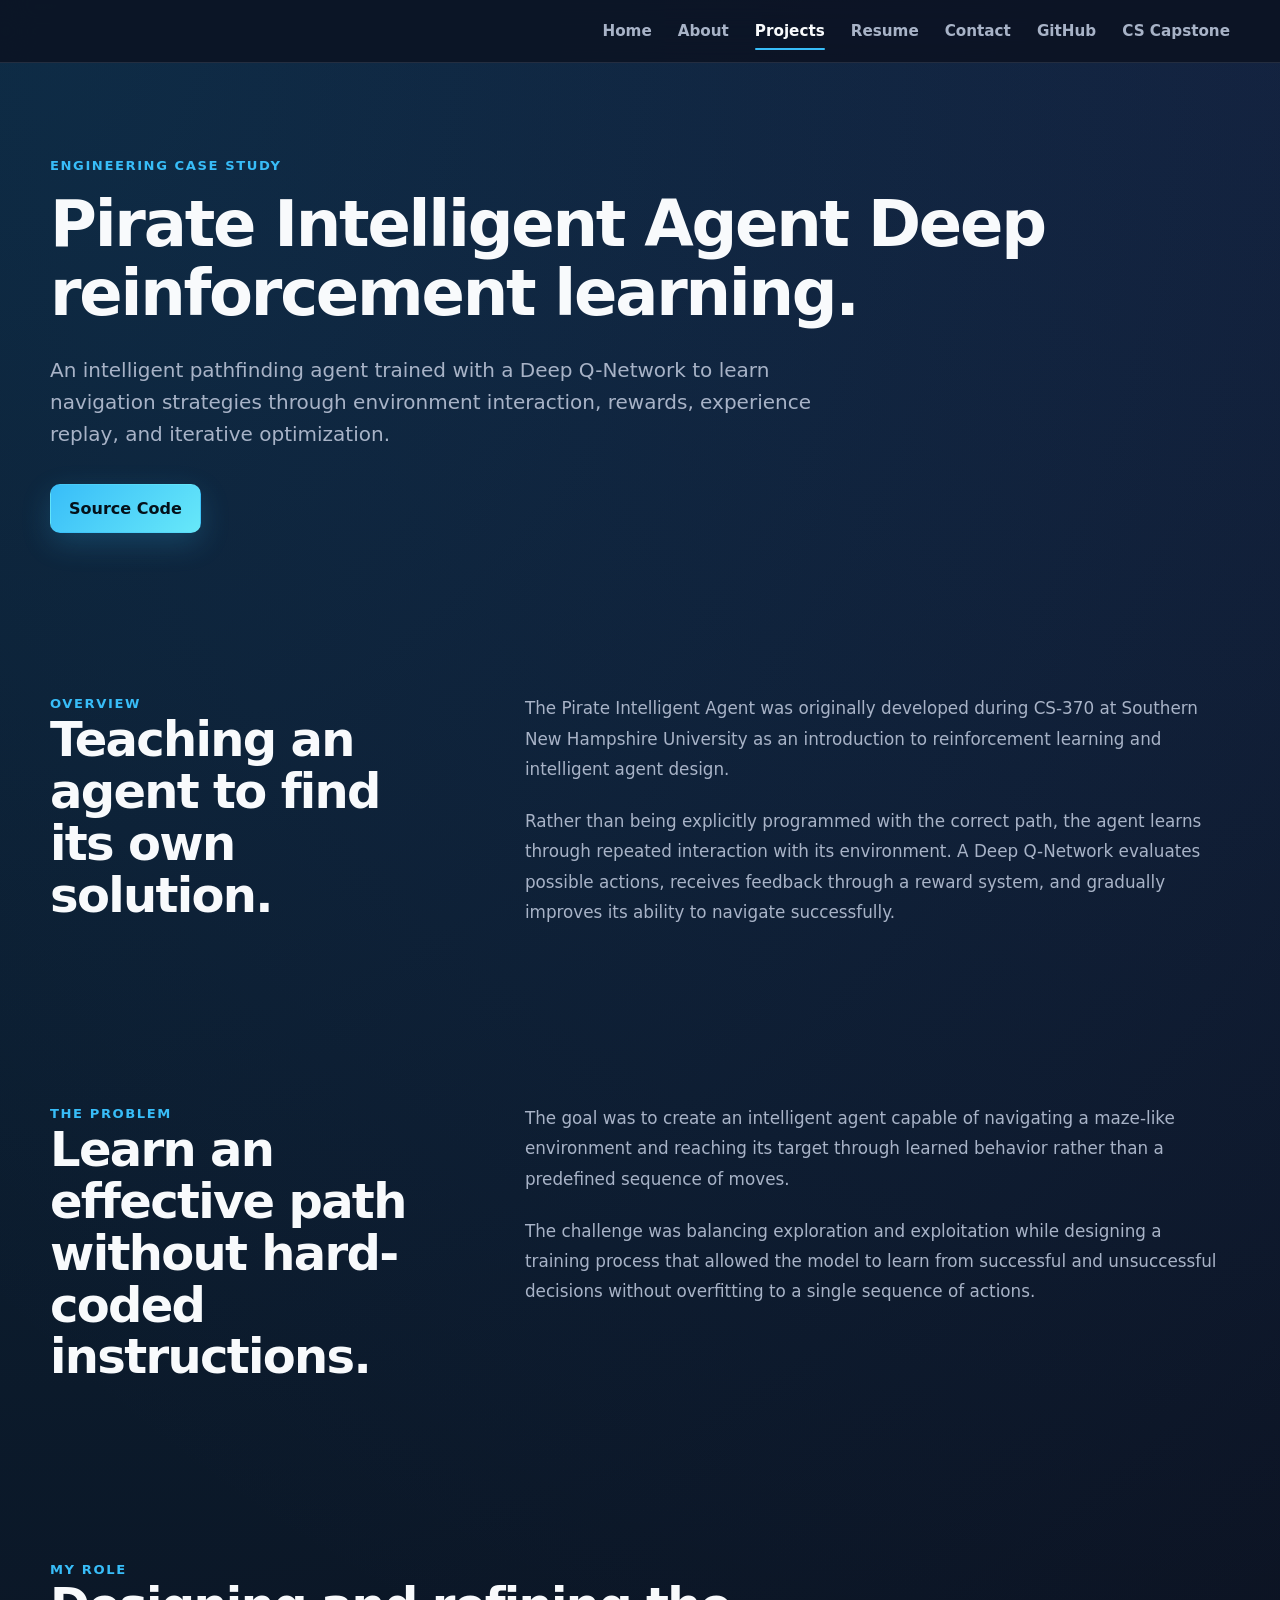
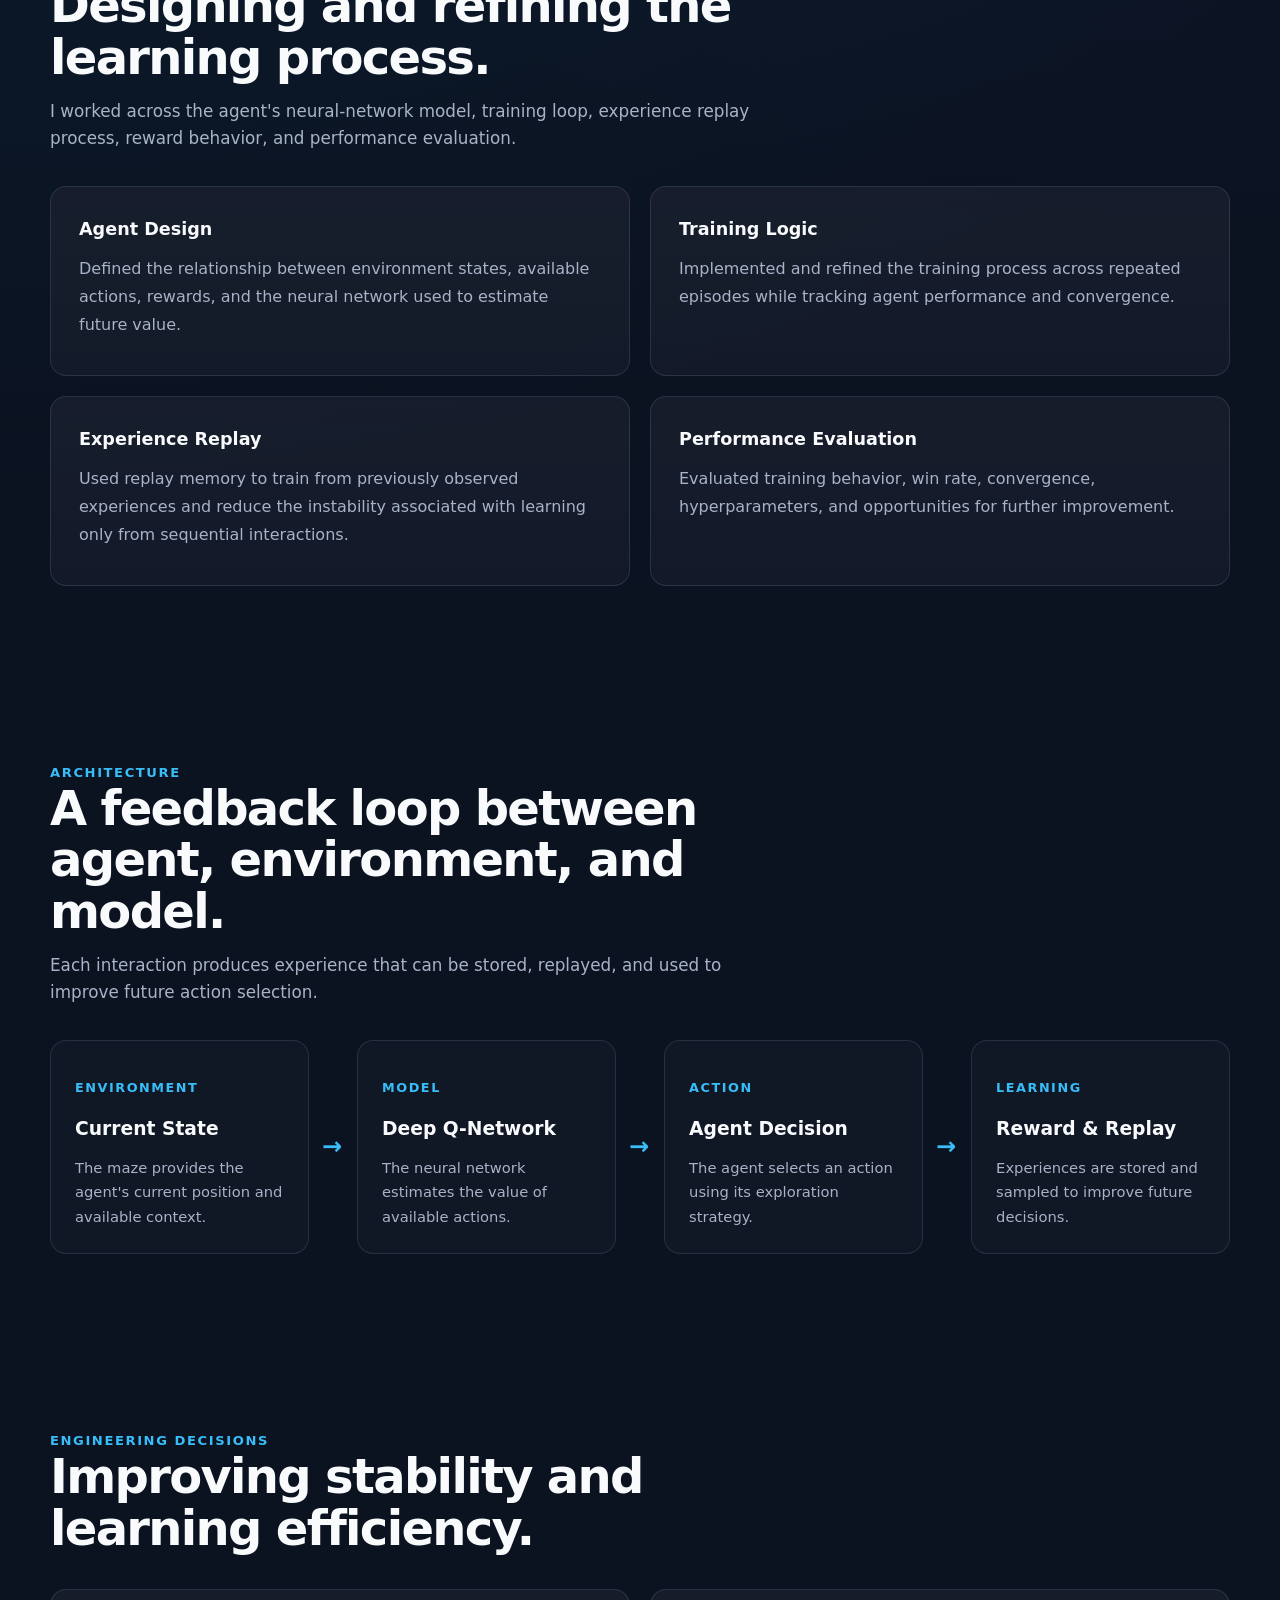
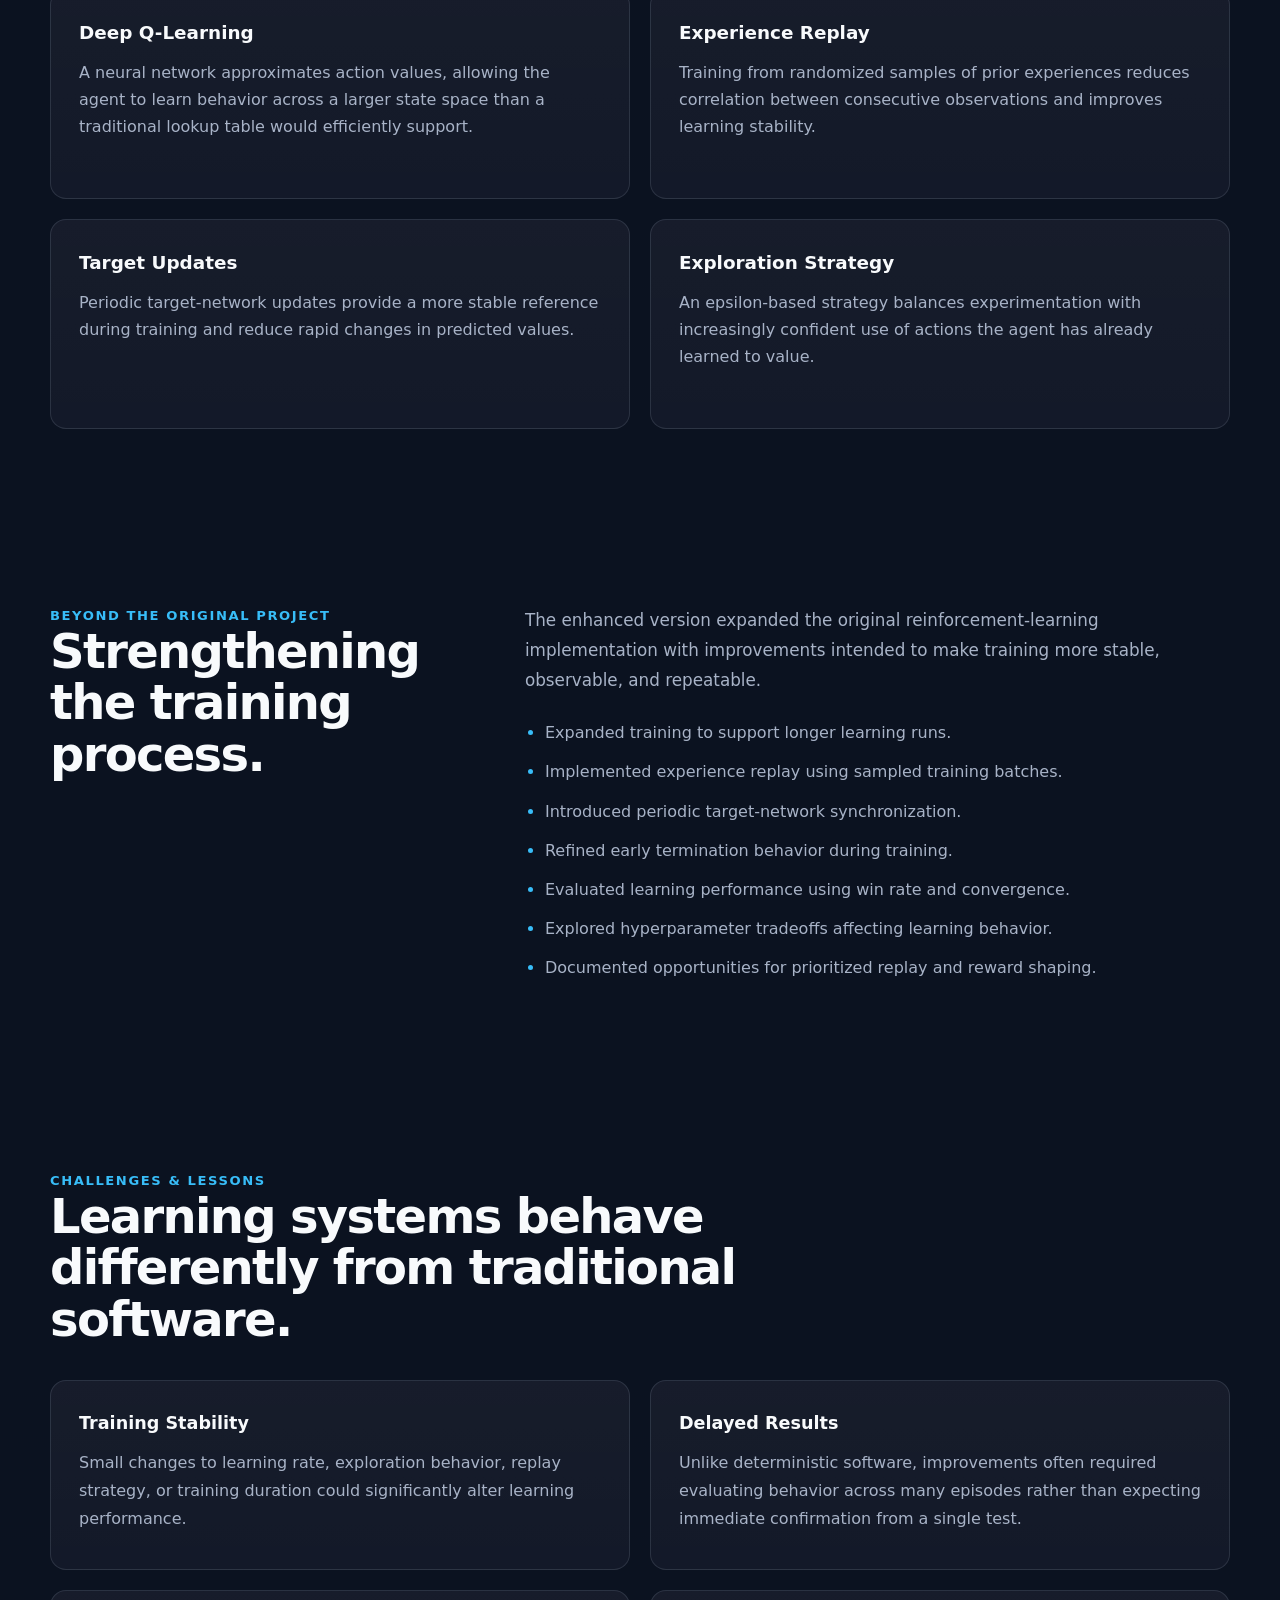
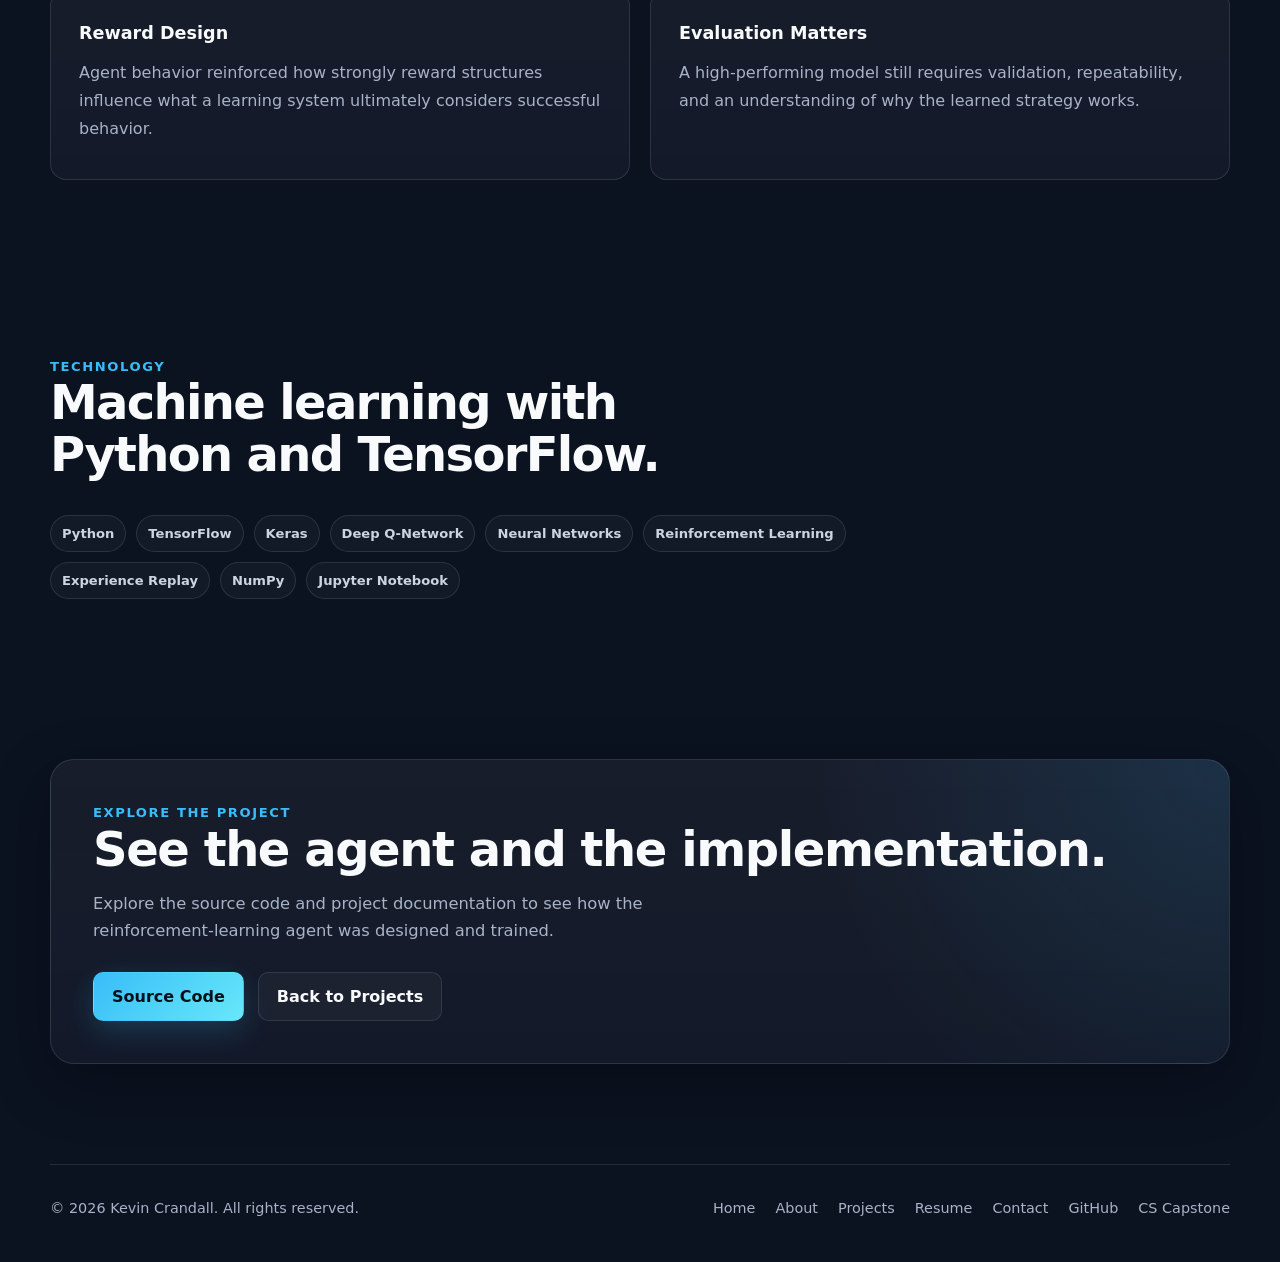
<file: projects/pirate-agent.html>
<!DOCTYPE html>
<html lang="en">
<head>
  <meta charset="UTF-8">
  <meta name="viewport" content="width=device-width, initial-scale=1.0">
  <meta name="theme-color" content="#0b1220">
  <meta name="color-scheme" content="dark">

  <!-- Primary SEO -->
  <title>Pirate Intelligent Agent Case Study | Kevin Crandall</title>

  <meta
    name="description"
    content="Explore the Pirate Intelligent Agent case study, a deep reinforcement learning project using Python, TensorFlow, Deep Q-Networks, experience replay, and autonomous pathfinding."
  >

  <link rel="canonical" href="https://kevincrandall.dev/projects/pirate-agent.html">

  <!-- Open Graph -->
  <meta property="og:type" content="website">
  <meta property="og:title" content="Pirate Intelligent Agent Case Study | Kevin Crandall">
  <meta
    property="og:description"
    content="Explore the Pirate Intelligent Agent case study, a deep reinforcement learning project using Python, TensorFlow, Deep Q-Networks, experience replay, and autonomous pathfinding."
  >
  <meta property="og:url" content="https://kevincrandall.dev/projects/pirate-agent.html">
  <meta property="og:site_name" content="Kevin Crandall Developer Hub">
  <meta property="og:locale" content="en_US">
  <meta property="og:image" content="https://kevincrandall.dev/assets/images/social-preview.jpg">
  <meta property="og:image:width" content="1200">
  <meta property="og:image:height" content="630">
  <meta property="og:image:alt" content="Kevin Crandall Developer Hub">

  <!-- Twitter / X -->
  <meta name="twitter:card" content="summary_large_image">
  <meta name="twitter:title" content="Pirate Intelligent Agent Case Study | Kevin Crandall">
  <meta
    name="twitter:description"
    content="Explore the Pirate Intelligent Agent case study, a deep reinforcement learning project using Python, TensorFlow, Deep Q-Networks, experience replay, and autonomous pathfinding."
  >
  <meta name="twitter:url" content="https://kevincrandall.dev/projects/pirate-agent.html">
  <meta name="twitter:image" content="https://kevincrandall.dev/assets/images/social-preview.jpg">
  <meta name="twitter:image:alt" content="Kevin Crandall Developer Hub">

  <!-- Site Assets -->
  <link rel="icon" href="../favicon.ico">
  <link rel="stylesheet" href="../assets/css/styles.css">
</head>

<body>

  <header class="site-header">
    <nav class="site-nav" aria-label="Primary navigation">

      <button
        class="nav-toggle"
        type="button"
        aria-expanded="false"
        aria-controls="primary-nav-links"
        aria-label="Toggle navigation menu"
      >
        <span></span>
        <span></span>
        <span></span>
      </button>

      <div class="nav-links" id="primary-nav-links">

        <a href="../index.html">Home</a>
        <a href="../about.html">About</a>

        <div class="nav-item">
          <a
            class="nav-link-main"
            href="../projects.html"
            aria-current="page"
          >
            Projects
          </a>

          <button
            class="nav-dropdown-toggle"
            type="button"
            aria-expanded="false"
            aria-label="Toggle project case studies"
            aria-controls="projects-submenu"
          ></button>

          <div class="nav-submenu" id="projects-submenu">
            <a href="travlr.html">Travlr Getaways Case Study</a>
            <a href="pirate-agent.html">Pirate Intelligent Agent Case Study</a>
            <a href="developer-hub.html">Developer Hub Case Study</a>
          </div>
        </div>

        <a href="../resume.html">Resume</a>
        <a href="../contact.html">Contact</a>

        <a
          class="external-nav-link"
          href="https://github.com/kcrandall81087"
          target="_blank"
          rel="noopener noreferrer"
        >
          GitHub
        </a>

        <a
          class="external-nav-link"
          href="https://kevincrandall.me"
          target="_blank"
          rel="noopener noreferrer"
        >
          CS Capstone
        </a>

      </div>

    </nav>
  </header>


  <main>

    <!-- Case Study Hero -->
    <section class="page-hero case-study-hero">

      <div class="page-hero-content">

        <p class="eyebrow">Engineering Case Study</p>

        <h1>
          Pirate Intelligent Agent
          <span>Deep reinforcement learning.</span>
        </h1>

        <p class="page-intro">
          An intelligent pathfinding agent trained with a Deep Q-Network
          to learn navigation strategies through environment interaction,
          rewards, experience replay, and iterative optimization.
        </p>

        <div class="hero-actions">

          <a
            href="https://github.com/kcrandall81087/Pirate-Intelligent-Agent"
            class="button primary-button"
            target="_blank"
            rel="noopener noreferrer"
          >
            Source Code
          </a>

        </div>

      </div>

    </section>


    <!-- Overview -->
    <section class="section case-study-section">

      <div class="case-study-layout">

        <div class="section-heading">

          <p class="eyebrow">Overview</p>

          <h2>
            Teaching an agent to find its own solution.
          </h2>

        </div>

        <div class="case-study-copy">

          <p>
            The Pirate Intelligent Agent was originally developed during
            CS-370 at Southern New Hampshire University as an introduction
            to reinforcement learning and intelligent agent design.
          </p>

          <p>
            Rather than being explicitly programmed with the correct path,
            the agent learns through repeated interaction with its environment.
            A Deep Q-Network evaluates possible actions, receives feedback
            through a reward system, and gradually improves its ability to
            navigate successfully.
          </p>

        </div>

      </div>

    </section>


    <!-- Problem -->
    <section class="section case-study-section">

      <div class="case-study-layout">

        <div class="section-heading">

          <p class="eyebrow">The Problem</p>

          <h2>
            Learn an effective path without hard-coded instructions.
          </h2>

        </div>

        <div class="case-study-copy">

          <p>
            The goal was to create an intelligent agent capable of navigating
            a maze-like environment and reaching its target through learned
            behavior rather than a predefined sequence of moves.
          </p>

          <p>
            The challenge was balancing exploration and exploitation while
            designing a training process that allowed the model to learn from
            successful and unsuccessful decisions without overfitting to a
            single sequence of actions.
          </p>

        </div>

      </div>

    </section>


    <!-- My Role -->
    <section class="section">

      <div class="section-heading">

        <p class="eyebrow">My Role</p>

        <h2>
          Designing and refining the learning process.
        </h2>

        <p>
          I worked across the agent's neural-network model, training loop,
          experience replay process, reward behavior, and performance
          evaluation.
        </p>

      </div>

      <div class="case-study-role-grid">

        <article class="case-study-card">

          <h3>Agent Design</h3>

          <p>
            Defined the relationship between environment states,
            available actions, rewards, and the neural network used
            to estimate future value.
          </p>

        </article>


        <article class="case-study-card">

          <h3>Training Logic</h3>

          <p>
            Implemented and refined the training process across repeated
            episodes while tracking agent performance and convergence.
          </p>

        </article>


        <article class="case-study-card">

          <h3>Experience Replay</h3>

          <p>
            Used replay memory to train from previously observed
            experiences and reduce the instability associated with
            learning only from sequential interactions.
          </p>

        </article>


        <article class="case-study-card">

          <h3>Performance Evaluation</h3>

          <p>
            Evaluated training behavior, win rate, convergence,
            hyperparameters, and opportunities for further improvement.
          </p>

        </article>

      </div>

    </section>


    <!-- Architecture -->
    <section class="section">

      <div class="section-heading">

        <p class="eyebrow">Architecture</p>

        <h2>
          A feedback loop between agent, environment, and model.
        </h2>

        <p>
          Each interaction produces experience that can be stored,
          replayed, and used to improve future action selection.
        </p>

      </div>

      <div class="architecture-flow">

        <article class="architecture-node">
          <p class="card-label">Environment</p>
          <h3>Current State</h3>
          <p>The maze provides the agent's current position and available context.</p>
        </article>

        <div class="architecture-arrow" aria-hidden="true">
          ↓
        </div>

        <article class="architecture-node">
          <p class="card-label">Model</p>
          <h3>Deep Q-Network</h3>
          <p>The neural network estimates the value of available actions.</p>
        </article>

        <div class="architecture-arrow" aria-hidden="true">
          ↓
        </div>

        <article class="architecture-node">
          <p class="card-label">Action</p>
          <h3>Agent Decision</h3>
          <p>The agent selects an action using its exploration strategy.</p>
        </article>

        <div class="architecture-arrow" aria-hidden="true">
          ↓
        </div>

        <article class="architecture-node">
          <p class="card-label">Learning</p>
          <h3>Reward &amp; Replay</h3>
          <p>Experiences are stored and sampled to improve future decisions.</p>
        </article>

      </div>

    </section>


    <!-- Engineering Decisions -->
    <section class="section">

      <div class="section-heading">

        <p class="eyebrow">Engineering Decisions</p>

        <h2>
          Improving stability and learning efficiency.
        </h2>

      </div>

      <div class="principles-grid">

        <article class="principle-card">

          <h3>Deep Q-Learning</h3>

          <p>
            A neural network approximates action values, allowing the
            agent to learn behavior across a larger state space than a
            traditional lookup table would efficiently support.
          </p>

        </article>


        <article class="principle-card">

          <h3>Experience Replay</h3>

          <p>
            Training from randomized samples of prior experiences reduces
            correlation between consecutive observations and improves
            learning stability.
          </p>

        </article>


        <article class="principle-card">

          <h3>Target Updates</h3>

          <p>
            Periodic target-network updates provide a more stable reference
            during training and reduce rapid changes in predicted values.
          </p>

        </article>


        <article class="principle-card">

          <h3>Exploration Strategy</h3>

          <p>
            An epsilon-based strategy balances experimentation with
            increasingly confident use of actions the agent has already
            learned to value.
          </p>

        </article>

      </div>

    </section>


    <!-- Beyond Original -->
    <section class="section case-study-section">

      <div class="case-study-layout">

        <div class="section-heading">

          <p class="eyebrow">Beyond the Original Project</p>

          <h2>
            Strengthening the training process.
          </h2>

        </div>

        <div class="case-study-copy">

          <p>
            The enhanced version expanded the original reinforcement-learning
            implementation with improvements intended to make training more
            stable, observable, and repeatable.
          </p>

          <ul class="case-study-list">
            <li>Expanded training to support longer learning runs.</li>
            <li>Implemented experience replay using sampled training batches.</li>
            <li>Introduced periodic target-network synchronization.</li>
            <li>Refined early termination behavior during training.</li>
            <li>Evaluated learning performance using win rate and convergence.</li>
            <li>Explored hyperparameter tradeoffs affecting learning behavior.</li>
            <li>Documented opportunities for prioritized replay and reward shaping.</li>
          </ul>

        </div>

      </div>

    </section>


    <!-- Challenges -->
    <section class="section">

      <div class="section-heading">

        <p class="eyebrow">Challenges &amp; Lessons</p>

        <h2>
          Learning systems behave differently from traditional software.
        </h2>

      </div>

      <div class="case-study-role-grid">

        <article class="case-study-card">

          <h3>Training Stability</h3>

          <p>
            Small changes to learning rate, exploration behavior,
            replay strategy, or training duration could significantly
            alter learning performance.
          </p>

        </article>


        <article class="case-study-card">

          <h3>Delayed Results</h3>

          <p>
            Unlike deterministic software, improvements often required
            evaluating behavior across many episodes rather than expecting
            immediate confirmation from a single test.
          </p>

        </article>


        <article class="case-study-card">

          <h3>Reward Design</h3>

          <p>
            Agent behavior reinforced how strongly reward structures
            influence what a learning system ultimately considers
            successful behavior.
          </p>

        </article>


        <article class="case-study-card">

          <h3>Evaluation Matters</h3>

          <p>
            A high-performing model still requires validation,
            repeatability, and an understanding of why the learned
            strategy works.
          </p>

        </article>

      </div>

    </section>


    <!-- Technology -->
    <section class="section">

      <div class="section-heading">

        <p class="eyebrow">Technology</p>

        <h2>
          Machine learning with Python and TensorFlow.
        </h2>

      </div>

      <div class="tech-stack case-study-tech" aria-label="Technologies used">

        <span>Python</span>
        <span>TensorFlow</span>
        <span>Keras</span>
        <span>Deep Q-Network</span>
        <span>Neural Networks</span>
        <span>Reinforcement Learning</span>
        <span>Experience Replay</span>
        <span>NumPy</span>
        <span>Jupyter Notebook</span>

      </div>

    </section>


    <!-- Final CTA -->
    <section class="section about-cta">

      <div class="about-cta-content">

        <p class="eyebrow">Explore the Project</p>

        <h2>
          See the agent and the implementation.
        </h2>

        <p>
          Explore the source code and project documentation to see
          how the reinforcement-learning agent was designed and trained.
        </p>

        <div class="project-actions">

          <a
            href="https://github.com/kcrandall81087/Pirate-Intelligent-Agent"
            class="button primary-button"
            target="_blank"
            rel="noopener noreferrer"
          >
            Source Code
          </a>

          <a
            href="../projects.html"
            class="button secondary-button"
          >
            Back to Projects
          </a>

        </div>

      </div>

    </section>

  </main>


  <footer class="site-footer">

    <p>
      &copy; <span id="current-year"></span> Kevin Crandall.
      All rights reserved.
    </p>

    <div class="footer-links">

      <a href="../index.html">Home</a>
      <a href="../about.html">About</a>
      <a href="../projects.html">Projects</a>
      <a href="../resume.html">Resume</a>
      <a href="../contact.html">Contact</a>

      <a
        href="https://github.com/kcrandall81087"
        target="_blank"
        rel="noopener noreferrer"
      >
        GitHub
      </a>

      <a
        href="https://kevincrandall.me"
        target="_blank"
        rel="noopener noreferrer"
      >
        CS Capstone
      </a>

    </div>

  </footer>

  <script src="../assets/js/script.js"></script>

</body>
</html>
</file>
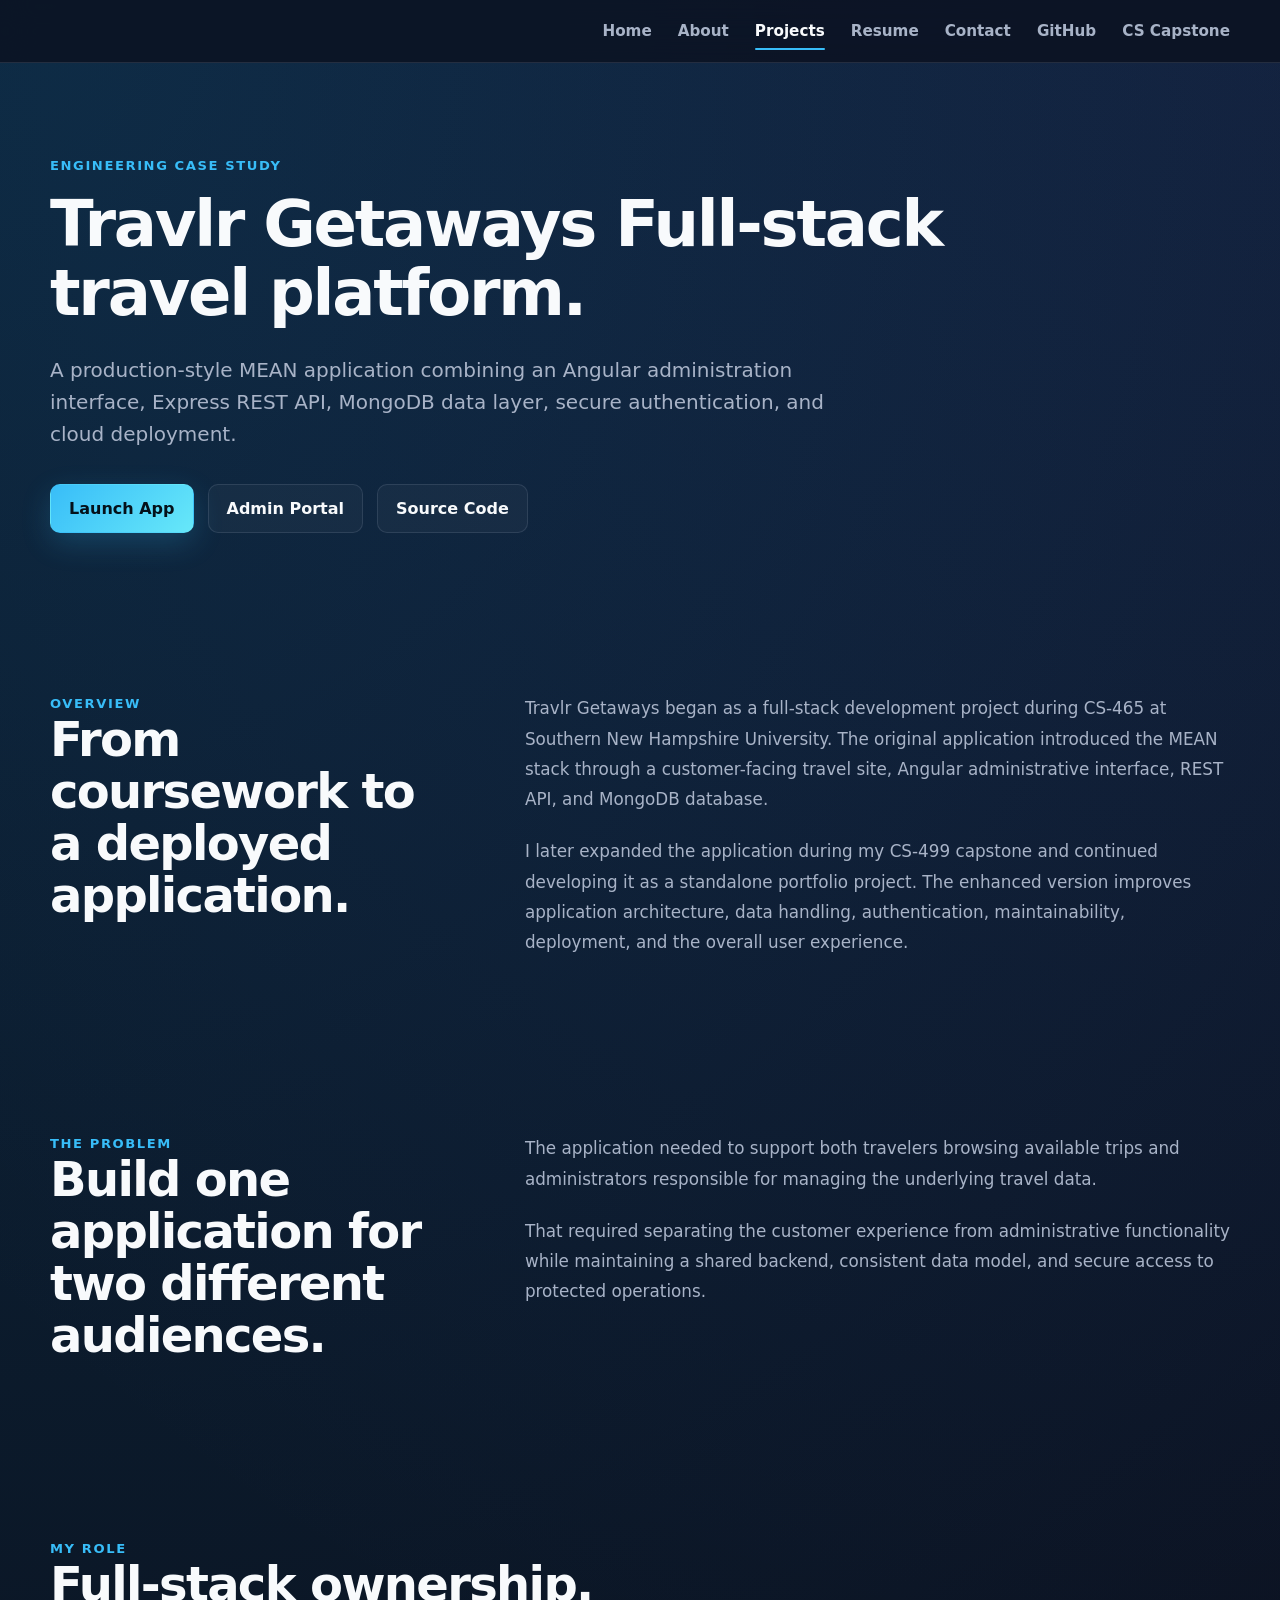
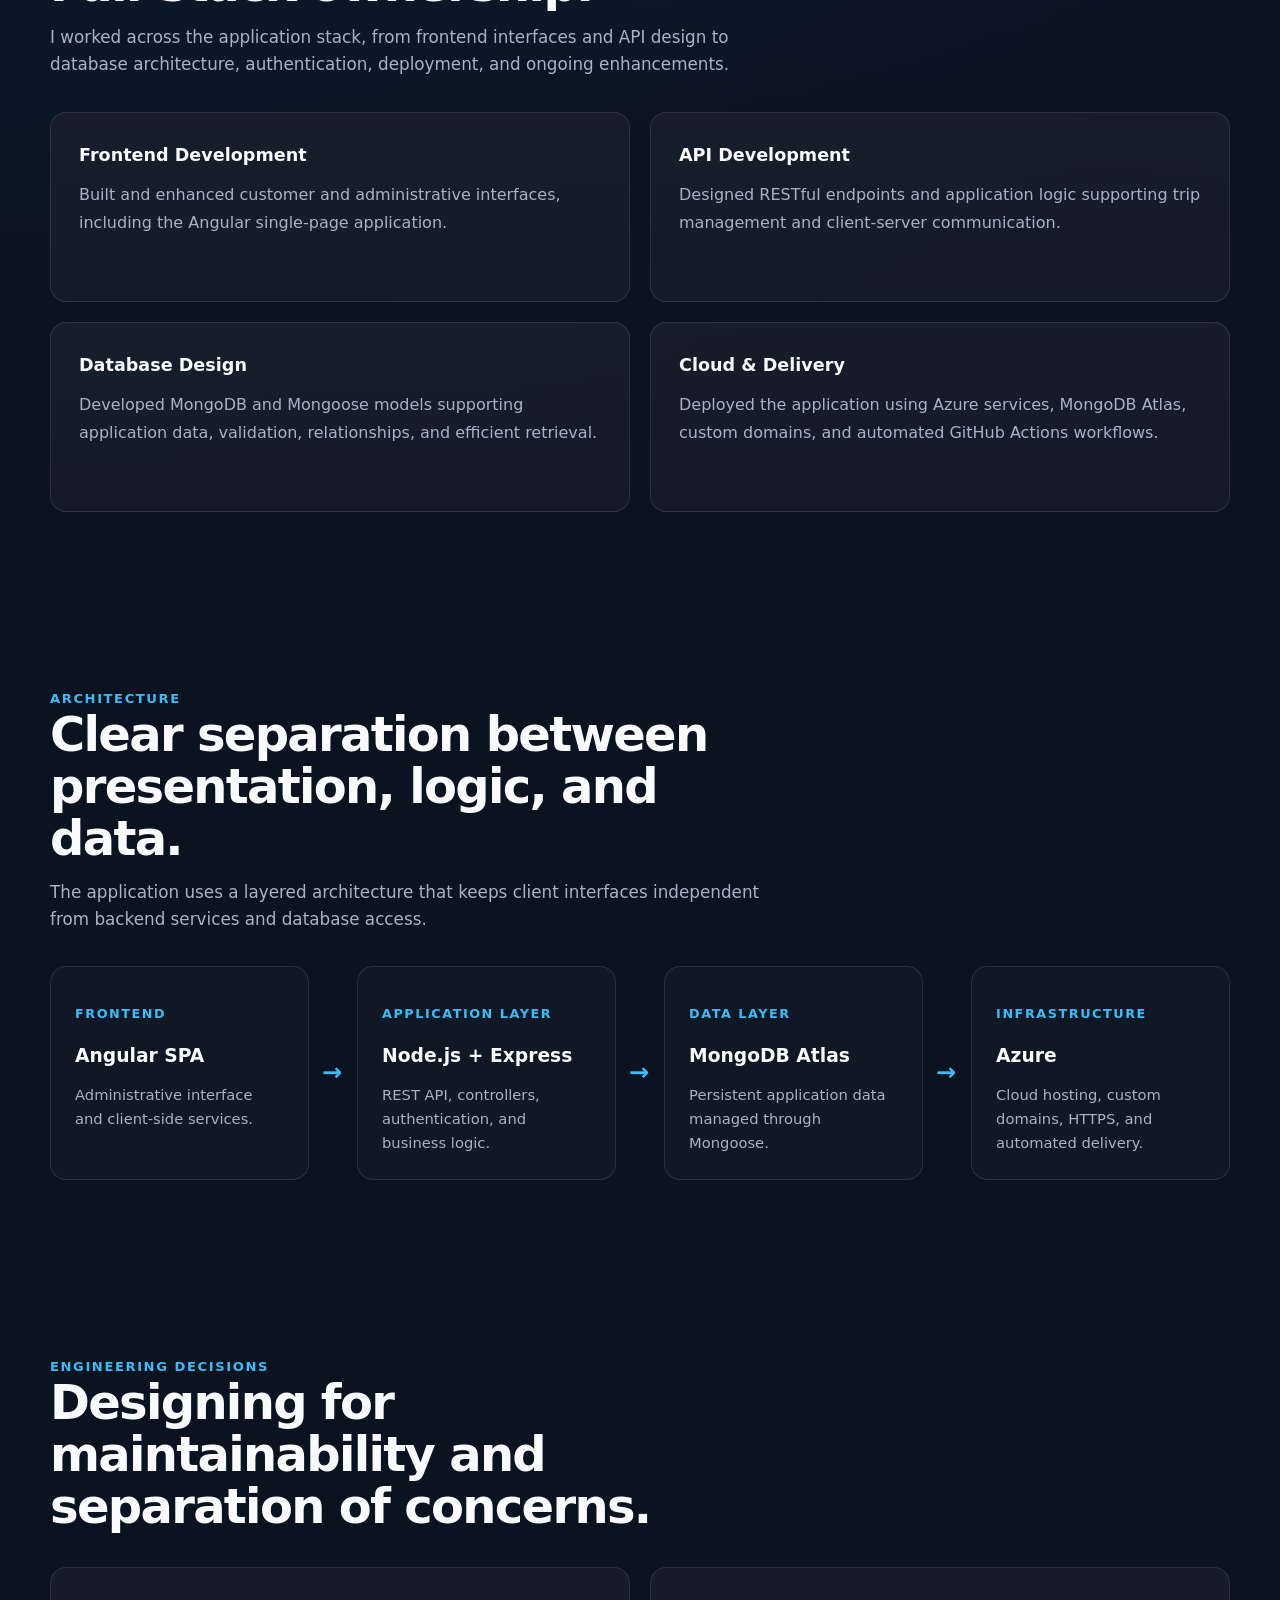
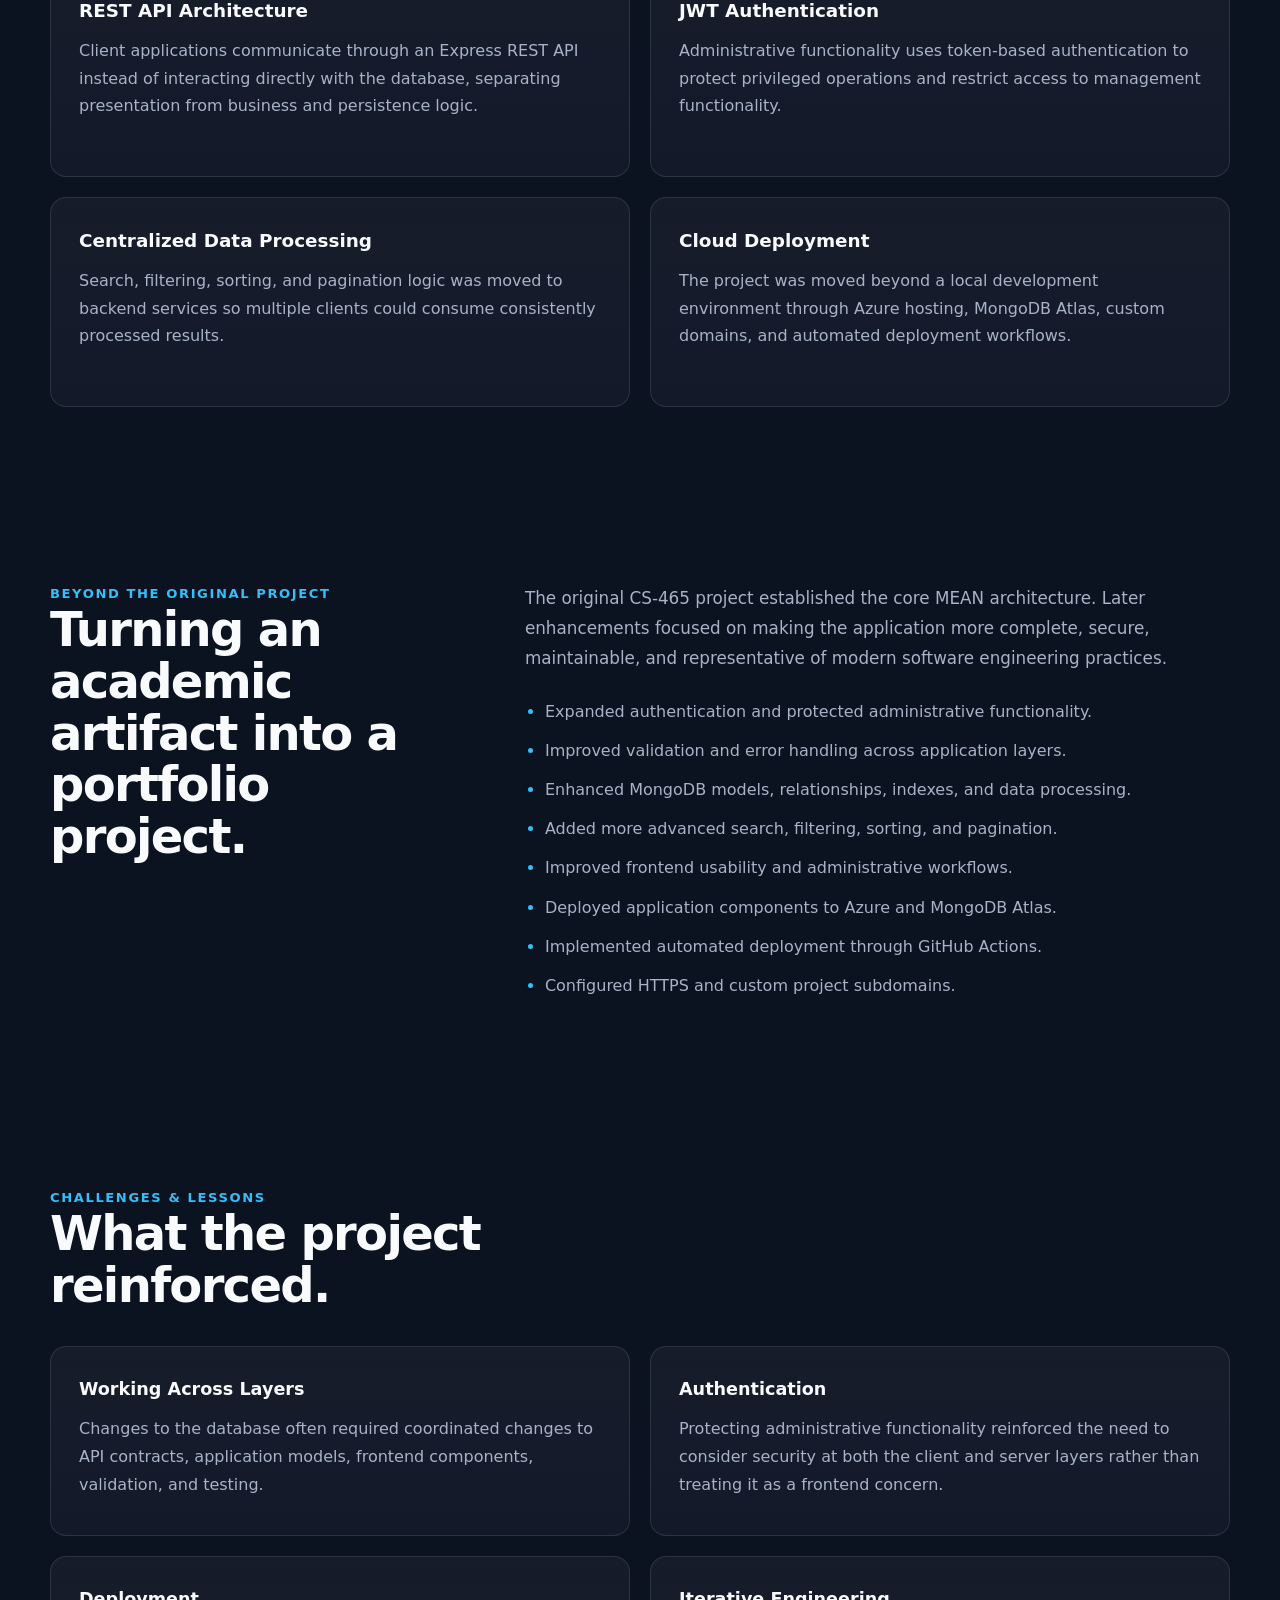
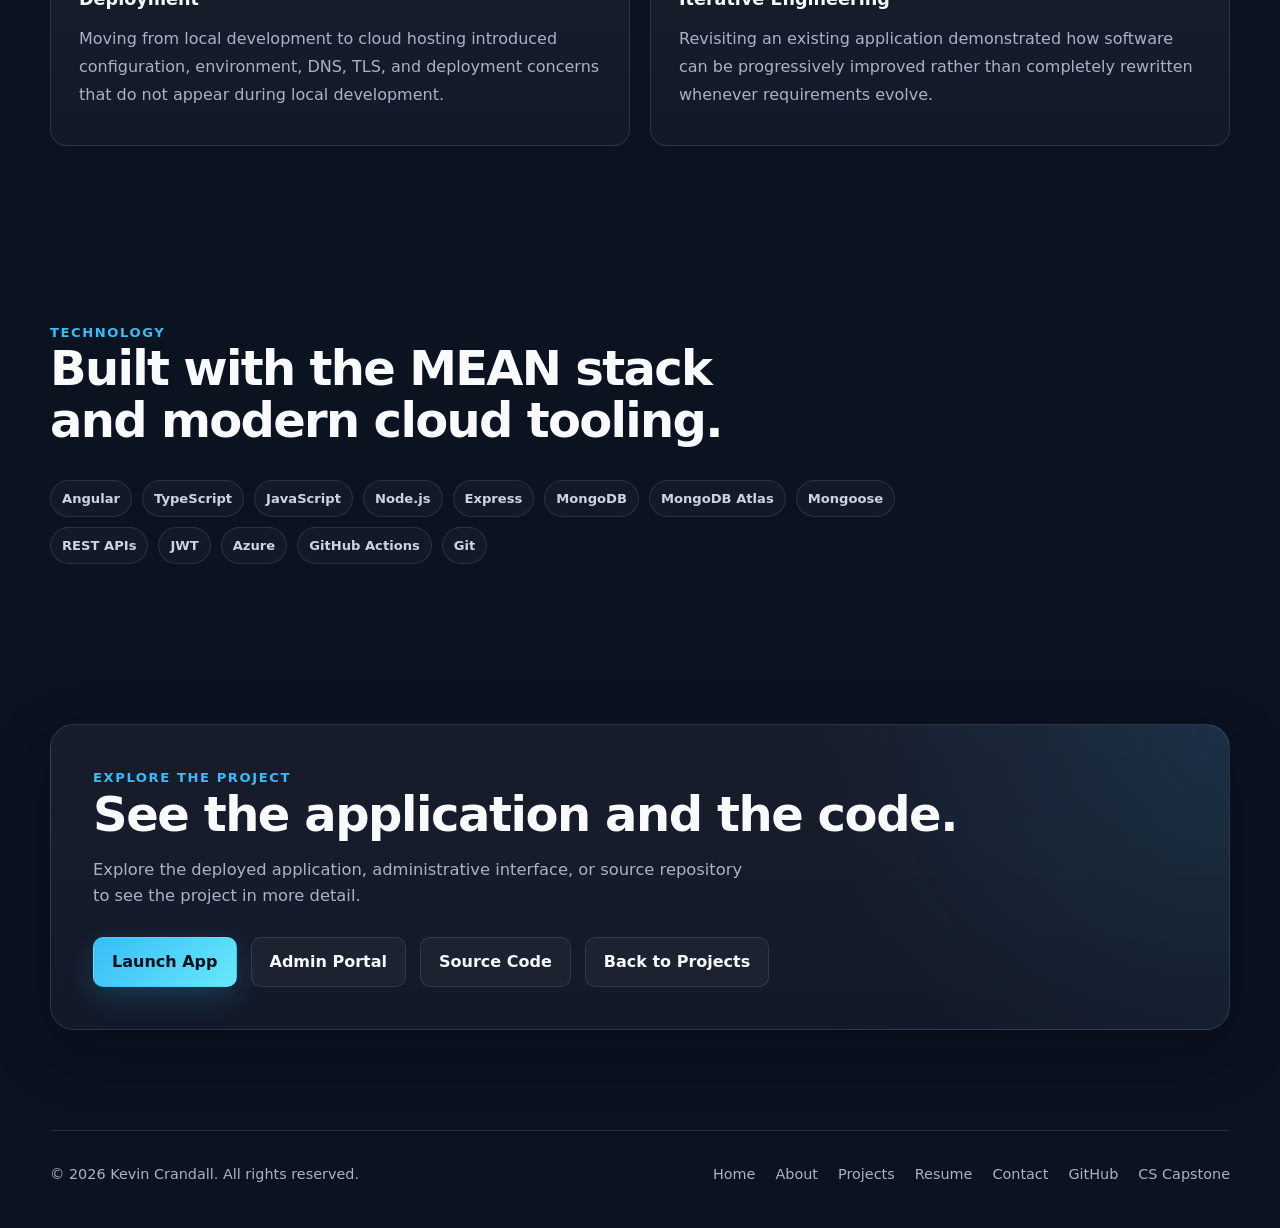
<file: projects/travlr.html>
<!DOCTYPE html>
<html lang="en">
<head>
  <meta charset="UTF-8">
  <meta name="viewport" content="width=device-width, initial-scale=1.0">
  <meta name="theme-color" content="#0b1220">
  <meta name="color-scheme" content="dark">

  <!-- Primary SEO -->
  <title>Travlr Getaways Engineering Case Study | Kevin Crandall</title>

  <meta
    name="description"
    content="Explore the Travlr Getaways engineering case study, a full-stack MEAN application using Angular, Node.js, Express, MongoDB, JWT authentication, Azure, and automated deployment."
  >

  <link rel="canonical" href="https://kevincrandall.dev/projects/travlr.html">

  <!-- Open Graph -->
  <meta property="og:type" content="website">
  <meta property="og:title" content="Travlr Getaways Engineering Case Study | Kevin Crandall">
  <meta
    property="og:description"
    content="Explore the Travlr Getaways engineering case study, a full-stack MEAN application using Angular, Node.js, Express, MongoDB, JWT authentication, Azure, and automated deployment."
  >
  <meta property="og:url" content="https://kevincrandall.dev/projects/travlr.html">
  <meta property="og:site_name" content="Kevin Crandall Developer Hub">
  <meta property="og:locale" content="en_US">
  <meta property="og:image" content="https://kevincrandall.dev/assets/images/social-preview.jpg">
  <meta property="og:image:width" content="1200">
  <meta property="og:image:height" content="630">
  <meta property="og:image:alt" content="Kevin Crandall Developer Hub">

  <!-- Twitter / X -->
  <meta name="twitter:card" content="summary_large_image">
  <meta name="twitter:title" content="Travlr Getaways Engineering Case Study | Kevin Crandall">
  <meta
    name="twitter:description"
    content="Explore the Travlr Getaways engineering case study, a full-stack MEAN application using Angular, Node.js, Express, MongoDB, JWT authentication, Azure, and automated deployment."
  >
  <meta name="twitter:url" content="https://kevincrandall.dev/projects/travlr.html">
  <meta name="twitter:image" content="https://kevincrandall.dev/assets/images/social-preview.jpg">
  <meta name="twitter:image:alt" content="Kevin Crandall Developer Hub">

  <!-- Site Assets -->
  <link rel="icon" href="../favicon.ico">
  <link rel="stylesheet" href="../assets/css/styles.css">
</head>

<body>

  <header class="site-header">
    <nav class="site-nav" aria-label="Primary navigation">

      <button
        class="nav-toggle"
        type="button"
        aria-expanded="false"
        aria-controls="primary-nav-links"
        aria-label="Toggle navigation menu"
      >
        <span></span>
        <span></span>
        <span></span>
      </button>

      <div class="nav-links" id="primary-nav-links">

        <a href="../index.html">Home</a>
        <a href="../about.html">About</a>

        <div class="nav-item">
          <a class="nav-link-main" href="../projects.html" aria-current="page">Projects</a>
          <button
            class="nav-dropdown-toggle"
            type="button"
            aria-expanded="false"
            aria-label="Toggle project case studies"
            aria-controls="projects-submenu"
          ></button>
          <div class="nav-submenu" id="projects-submenu">
            <a href="travlr.html">Travlr Getaways Case Study</a>
            <a href="pirate-agent.html">Pirate Intelligent Agent Case Study</a>
            <a href="developer-hub.html">Developer Hub Case Study</a>
          </div>
        </div>

        <a href="../resume.html">Resume</a>
        <a href="../contact.html">Contact</a>

        <a
          class="external-nav-link"
          href="https://github.com/kcrandall81087"
          target="_blank"
          rel="noopener noreferrer"
        >
          GitHub
        </a>

        <a
          class="external-nav-link"
          href="https://kevincrandall.me"
          target="_blank"
          rel="noopener noreferrer"
        >
          CS Capstone
        </a>

      </div>

    </nav>
  </header>


  <main>

    <!-- Case Study Hero -->
    <section class="page-hero case-study-hero">

      <div class="page-hero-content">

        <p class="eyebrow">Engineering Case Study</p>

        <h1>
          Travlr Getaways
          <span>Full-stack travel platform.</span>
        </h1>

        <p class="page-intro">
          A production-style MEAN application combining an Angular
          administration interface, Express REST API, MongoDB data layer,
          secure authentication, and cloud deployment.
        </p>

        <div class="hero-actions">

          <a
            href="https://travlr.kevincrandall.dev"
            class="button primary-button"
            target="_blank"
            rel="noopener noreferrer"
          >
            Launch App
          </a>

          <a
            href="https://admin.kevincrandall.dev"
            class="button secondary-button"
            target="_blank"
            rel="noopener noreferrer"
          >
            Admin Portal
          </a>

          <a
            href="https://github.com/kcrandall81087/travlr-getaways-enhanced"
            class="button secondary-button"
            target="_blank"
            rel="noopener noreferrer"
          >
            Source Code
          </a>

        </div>

      </div>

    </section>


    <!-- Overview -->
    <section class="section case-study-section">

      <div class="case-study-layout">

        <div class="section-heading">

          <p class="eyebrow">Overview</p>

          <h2>
            From coursework to a deployed application.
          </h2>

        </div>


        <div class="case-study-copy">

          <p>
            Travlr Getaways began as a full-stack development project during
            CS-465 at Southern New Hampshire University. The original application
            introduced the MEAN stack through a customer-facing travel site,
            Angular administrative interface, REST API, and MongoDB database.
          </p>

          <p>
            I later expanded the application during my CS-499 capstone and
            continued developing it as a standalone portfolio project. The
            enhanced version improves application architecture, data handling,
            authentication, maintainability, deployment, and the overall user
            experience.
          </p>

        </div>

      </div>

    </section>


    <!-- Problem -->
    <section class="section case-study-section">

      <div class="case-study-layout">

        <div class="section-heading">

          <p class="eyebrow">The Problem</p>

          <h2>
            Build one application for two different audiences.
          </h2>

        </div>


        <div class="case-study-copy">

          <p>
            The application needed to support both travelers browsing available
            trips and administrators responsible for managing the underlying
            travel data.
          </p>

          <p>
            That required separating the customer experience from administrative
            functionality while maintaining a shared backend, consistent data
            model, and secure access to protected operations.
          </p>

        </div>

      </div>

    </section>


    <!-- Role -->
    <section class="section">

      <div class="section-heading">

        <p class="eyebrow">My Role</p>

        <h2>
          Full-stack ownership.
        </h2>

        <p>
          I worked across the application stack, from frontend interfaces
          and API design to database architecture, authentication,
          deployment, and ongoing enhancements.
        </p>

      </div>


      <div class="case-study-role-grid">

        <article class="case-study-card">
          <h3>Frontend Development</h3>

          <p>
            Built and enhanced customer and administrative interfaces,
            including the Angular single-page application.
          </p>
        </article>


        <article class="case-study-card">
          <h3>API Development</h3>

          <p>
            Designed RESTful endpoints and application logic supporting
            trip management and client-server communication.
          </p>
        </article>


        <article class="case-study-card">
          <h3>Database Design</h3>

          <p>
            Developed MongoDB and Mongoose models supporting application
            data, validation, relationships, and efficient retrieval.
          </p>
        </article>


        <article class="case-study-card">
          <h3>Cloud &amp; Delivery</h3>

          <p>
            Deployed the application using Azure services, MongoDB Atlas,
            custom domains, and automated GitHub Actions workflows.
          </p>
        </article>

      </div>

    </section>


    <!-- Architecture -->
    <section class="section">

      <div class="section-heading">

        <p class="eyebrow">Architecture</p>

        <h2>
          Clear separation between presentation, logic, and data.
        </h2>

        <p>
          The application uses a layered architecture that keeps client
          interfaces independent from backend services and database access.
        </p>

      </div>


      <div class="architecture-flow">

        <article class="architecture-node">
          <p class="card-label">Frontend</p>
          <h3>Angular SPA</h3>
          <p>Administrative interface and client-side services.</p>
        </article>

        <div class="architecture-arrow" aria-hidden="true">
          ↓
        </div>

        <article class="architecture-node">
          <p class="card-label">Application Layer</p>
          <h3>Node.js + Express</h3>
          <p>REST API, controllers, authentication, and business logic.</p>
        </article>

        <div class="architecture-arrow" aria-hidden="true">
          ↓
        </div>

        <article class="architecture-node">
          <p class="card-label">Data Layer</p>
          <h3>MongoDB Atlas</h3>
          <p>Persistent application data managed through Mongoose.</p>
        </article>

        <div class="architecture-arrow" aria-hidden="true">
          ↓
        </div>

        <article class="architecture-node">
          <p class="card-label">Infrastructure</p>
          <h3>Azure</h3>
          <p>Cloud hosting, custom domains, HTTPS, and automated delivery.</p>
        </article>

      </div>

    </section>


    <!-- Engineering Decisions -->
    <section class="section">

      <div class="section-heading">

        <p class="eyebrow">Engineering Decisions</p>

        <h2>
          Designing for maintainability and separation of concerns.
        </h2>

      </div>


      <div class="principles-grid">

        <article class="principle-card">

          <h3>REST API Architecture</h3>

          <p>
            Client applications communicate through an Express REST API
            instead of interacting directly with the database, separating
            presentation from business and persistence logic.
          </p>

        </article>


        <article class="principle-card">

          <h3>JWT Authentication</h3>

          <p>
            Administrative functionality uses token-based authentication
            to protect privileged operations and restrict access to
            management functionality.
          </p>

        </article>


        <article class="principle-card">

          <h3>Centralized Data Processing</h3>

          <p>
            Search, filtering, sorting, and pagination logic was moved to
            backend services so multiple clients could consume consistently
            processed results.
          </p>

        </article>


        <article class="principle-card">

          <h3>Cloud Deployment</h3>

          <p>
            The project was moved beyond a local development environment
            through Azure hosting, MongoDB Atlas, custom domains, and
            automated deployment workflows.
          </p>

        </article>

      </div>

    </section>


    <!-- Enhancement -->
    <section class="section case-study-section">

      <div class="case-study-layout">

        <div class="section-heading">

          <p class="eyebrow">Beyond the Original Project</p>

          <h2>
            Turning an academic artifact into a portfolio project.
          </h2>

        </div>


        <div class="case-study-copy">

          <p>
            The original CS-465 project established the core MEAN architecture.
            Later enhancements focused on making the application more complete,
            secure, maintainable, and representative of modern software
            engineering practices.
          </p>

          <ul class="case-study-list">
            <li>Expanded authentication and protected administrative functionality.</li>
            <li>Improved validation and error handling across application layers.</li>
            <li>Enhanced MongoDB models, relationships, indexes, and data processing.</li>
            <li>Added more advanced search, filtering, sorting, and pagination.</li>
            <li>Improved frontend usability and administrative workflows.</li>
            <li>Deployed application components to Azure and MongoDB Atlas.</li>
            <li>Implemented automated deployment through GitHub Actions.</li>
            <li>Configured HTTPS and custom project subdomains.</li>
          </ul>

        </div>

      </div>

    </section>


    <!-- Challenges -->
    <section class="section">

      <div class="section-heading">

        <p class="eyebrow">Challenges &amp; Lessons</p>

        <h2>
          What the project reinforced.
        </h2>

      </div>


      <div class="case-study-role-grid">

        <article class="case-study-card">

          <h3>Working Across Layers</h3>

          <p>
            Changes to the database often required coordinated changes to
            API contracts, application models, frontend components,
            validation, and testing.
          </p>

        </article>


        <article class="case-study-card">

          <h3>Authentication</h3>

          <p>
            Protecting administrative functionality reinforced the need
            to consider security at both the client and server layers
            rather than treating it as a frontend concern.
          </p>

        </article>


        <article class="case-study-card">

          <h3>Deployment</h3>

          <p>
            Moving from local development to cloud hosting introduced
            configuration, environment, DNS, TLS, and deployment concerns
            that do not appear during local development.
          </p>

        </article>


        <article class="case-study-card">

          <h3>Iterative Engineering</h3>

          <p>
            Revisiting an existing application demonstrated how software
            can be progressively improved rather than completely rewritten
            whenever requirements evolve.
          </p>

        </article>

      </div>

    </section>


    <!-- Technology -->
    <section class="section">

      <div class="section-heading">

        <p class="eyebrow">Technology</p>

        <h2>
          Built with the MEAN stack and modern cloud tooling.
        </h2>

      </div>


      <div class="tech-stack case-study-tech" aria-label="Technologies used">

        <span>Angular</span>
        <span>TypeScript</span>
        <span>JavaScript</span>
        <span>Node.js</span>
        <span>Express</span>
        <span>MongoDB</span>
        <span>MongoDB Atlas</span>
        <span>Mongoose</span>
        <span>REST APIs</span>
        <span>JWT</span>
        <span>Azure</span>
        <span>GitHub Actions</span>
        <span>Git</span>

      </div>

    </section>


    <!-- Project Links -->
    <section class="section about-cta">

      <div class="about-cta-content">

        <p class="eyebrow">Explore the Project</p>

        <h2>
          See the application and the code.
        </h2>

        <p>
          Explore the deployed application, administrative interface,
          or source repository to see the project in more detail.
        </p>

        <div class="project-actions">

          <a
            href="https://travlr.kevincrandall.dev"
            class="button primary-button"
            target="_blank"
            rel="noopener noreferrer"
          >
            Launch App
          </a>

          <a
            href="https://admin.kevincrandall.dev"
            class="button secondary-button"
            target="_blank"
            rel="noopener noreferrer"
          >
            Admin Portal
          </a>

          <a
            href="https://github.com/kcrandall81087/travlr-getaways-enhanced"
            class="button secondary-button"
            target="_blank"
            rel="noopener noreferrer"
          >
            Source Code
          </a>

          <a
            href="../projects.html"
            class="button secondary-button"
          >
            Back to Projects
          </a>

        </div>

      </div>

    </section>

  </main>


  <footer class="site-footer">

    <p>
      &copy; <span id="current-year"></span> Kevin Crandall.
      All rights reserved.
    </p>

    <div class="footer-links">

      <a href="../index.html">Home</a>
      <a href="../about.html">About</a>
      <a href="../projects.html">Projects</a>
      <a href="../resume.html">Resume</a>
      <a href="../contact.html">Contact</a>

      <a
        href="https://github.com/kcrandall81087"
        target="_blank"
        rel="noopener noreferrer"
      >
        GitHub
      </a>

      <a
        href="https://kevincrandall.me"
        target="_blank"
        rel="noopener noreferrer"
      >
        CS Capstone
      </a>

    </div>

  </footer>


  <script src="../assets/js/script.js"></script>

</body>
</html>
</file>
<file: assets/css/styles.css>
﻿/* =========================================================
   Base
   ========================================================= */

:root {
  --bg: #0b1220;
  --bg-alt: #111827;
  --surface: rgba(17, 24, 39, 0.78);
  --surface-strong: #172033;

  --text: #f8fafc;
  --text-muted: #a8b3c7;

  --accent: #38bdf8;
  --accent-strong: #0ea5e9;
  --accent-soft: rgba(56, 189, 248, 0.12);

  --border: rgba(148, 163, 184, 0.18);
  --border-strong: rgba(56, 189, 248, 0.35);

  --success: #4ade80;

  --shadow: 0 20px 60px rgba(0, 0, 0, 0.28);

  --radius-sm: 10px;
  --radius-md: 16px;
  --radius-lg: 24px;

  --content-width: 1180px;
}

*,
*::before,
*::after {
  box-sizing: border-box;
}

html {
  scroll-behavior: smooth;
}

body {
  margin: 0;
  min-height: 100vh;
  overflow-x: hidden;
  -webkit-text-size-adjust: 100%;

  font-family:
    Inter,
    ui-sans-serif,
    system-ui,
    -apple-system,
    BlinkMacSystemFont,
    "Segoe UI",
    sans-serif;

  color: var(--text);
  line-height: 1.6;

  background:
    radial-gradient(
      circle at top left,
      rgba(14, 165, 233, 0.16),
      transparent 34%
    ),
    radial-gradient(
      circle at top right,
      rgba(99, 102, 241, 0.1),
      transparent 30%
    ),
    var(--bg);
}

a {
  color: inherit;
  text-decoration: none;
}

img,
svg {
  display: block;
  max-width: 100%;
  height: auto;
}

button,
input,
textarea,
select {
  font: inherit;
}


/* =========================================================
   Navigation
   ========================================================= */

.site-header {
  position: sticky;
  top: 0;
  z-index: 1000;

  border-bottom: 1px solid var(--border);
  background: rgba(11, 18, 32, 0.82);
  backdrop-filter: blur(16px);
}

.site-nav {
  width: min(calc(100% - 32px), var(--content-width));
  margin: 0 auto;
  padding: 18px 0;

  display: flex;
  justify-content: flex-end;
  align-items: center;
}

.nav-toggle {
  display: none;
  align-items: center;
  justify-content: center;
  flex-direction: column;
  gap: 5px;

  width: 46px;
  height: 46px;
  padding: 0;

  border: 1px solid var(--border);
  border-radius: 12px;

  background: rgba(255, 255, 255, 0.025);
  color: var(--text);
  cursor: pointer;
  transition: border-color 0.2s ease, background 0.2s ease, transform 0.2s ease;
}

.nav-toggle:hover,
.nav-toggle:focus-visible {
  border-color: var(--border-strong);
  background: rgba(56, 189, 248, 0.08);
}

.nav-toggle span {
  display: block;
  width: 18px;
  height: 2px;
  border-radius: 999px;
  background: currentColor;
  transition: transform 0.25s ease, opacity 0.2s ease, width 0.2s ease;
}

.nav-toggle.is-open span:nth-child(1) {
  transform: translateY(7px) rotate(45deg);
}

.nav-toggle.is-open span:nth-child(2) {
  opacity: 0;
}

.nav-toggle.is-open span:nth-child(3) {
  transform: translateY(-7px) rotate(-45deg);
}

.nav-links {
  display: flex;
  align-items: center;
  gap: 26px;
}

.nav-item {
  position: relative;
}

.nav-links a,
.nav-links button {
  position: relative;

  color: var(--text-muted);
  font-size: 0.95rem;
  font-weight: 600;

  transition:
    color 0.2s ease,
    transform 0.2s ease;
}

.nav-links a:hover,
.nav-links a:focus-visible,
.nav-links button:hover,
.nav-links button:focus-visible {
  color: var(--text);
  transform: translateY(-1px);
}

.nav-links a::after {
  content: "";

  position: absolute;
  left: 0;
  bottom: -7px;

  width: 100%;
  height: 2px;

  border-radius: 999px;
  background: var(--accent);

  transform: scaleX(0);
  transform-origin: center;

  transition: transform 0.2s ease;
}

.nav-links a:hover::after,
.nav-links a:focus-visible::after {
  transform: scaleX(1);
}

.nav-link-main {
  display: inline-flex;
  align-items: center;
}

.nav-dropdown-toggle {
  display: none;
  align-items: center;
  justify-content: center;
  width: 28px;
  height: 28px;
  padding: 0;
  border: 0;
  background: transparent;
  color: inherit;
  cursor: pointer;
}

.nav-dropdown-toggle::before {
  content: "▾";
  display: block;
  font-size: 0.9rem;
  line-height: 1;
}

.nav-dropdown-toggle[aria-expanded="true"]::before {
  content: "▴";
}

.nav-submenu {
  display: none;
  flex-direction: column;
  gap: 4px;
  margin-top: 8px;
  padding: 8px 10px;
  border: 1px solid var(--border);
  border-radius: var(--radius-sm);
  background: rgba(11, 18, 32, 0.82);
}

.nav-submenu.is-open {
  display: flex;
}

.nav-submenu a {
  padding: 6px 8px;
  border-radius: 8px;
  color: var(--text-muted);
  font-size: 0.86rem;
}

.nav-submenu a:hover,
.nav-submenu a:focus-visible {
  background: rgba(56, 189, 248, 0.08);
  color: var(--text);
}


/* =========================================================
   Shared Layout
   ========================================================= */

.section,
.hero {
  width: min(calc(100% - 32px), var(--content-width));
  margin: 0 auto;
}

.section {
  padding: 88px 0;
}

.section-heading {
  max-width: 720px;
  margin-bottom: 34px;
}

.section-heading h2,
.hero h1 {
  margin: 0;

  line-height: 1.08;
  letter-spacing: -0.035em;
}

.section-heading h2 {
  font-size: clamp(2rem, 5vw, 3rem);
}

.section-heading p:not(.eyebrow) {
  margin: 14px 0 0;

  color: var(--text-muted);
  font-size: 1.05rem;
}

.section-actions {
  margin-top: 32px;
}


/* =========================================================
   Eyebrow Labels
   ========================================================= */

.eyebrow {
  margin: 0;

  color: var(--accent);

  font-size: 0.82rem;
  font-weight: 800;

  letter-spacing: 0.12em;
  text-transform: uppercase;
}


/* =========================================================
   Hero
   ========================================================= */

.hero {
  min-height: 72vh;

  display: flex;
  align-items: center;

  padding: 96px 0;
}

.hero-content {
  width: 100%;
  max-width: 1100px;
}

.hero-identity {
  display: flex;
  align-items: center;
  gap: 14px;

  margin-bottom: 18px;
}

.hero-label {
  margin: 0;

  color: var(--text-muted);

  font-size: 0.82rem;
  font-weight: 600;

  letter-spacing: 0.08em;
  text-transform: uppercase;
}

.hero-label::before {
  content: "/";

  margin-right: 14px;

  color: var(--border-strong);
}

.hero h1 {
  max-width: none;

  font-size: clamp(3rem, 5vw, 5rem);
}

.hero h1 span {
  display: block;
  white-space: nowrap;
}

.hero-description {
  max-width: 700px;

  margin: 26px 0 0;

  color: var(--text-muted);

  font-size: clamp(1.05rem, 2vw, 1.25rem);
}

.hero-actions {
  display: flex;
  flex-wrap: wrap;
  gap: 14px;

  margin-top: 34px;
}


/* =========================================================
   Buttons and Text Links
   ========================================================= */

.button,
.text-link {
  display: inline-flex;
  justify-content: center;
  align-items: center;
}

.button {
  min-height: 46px;

  padding: 11px 18px;

  border: 1px solid transparent;
  border-radius: var(--radius-sm);

  font-weight: 700;

  transition:
    transform 0.2s ease,
    border-color 0.2s ease,
    background 0.2s ease,
    box-shadow 0.2s ease;
}

.button:hover,
.button:focus-visible,
.text-link:hover,
.text-link:focus-visible {
  transform: translateY(-2px);
}

.primary-button {
  color: #04111a;

  background:
    linear-gradient(
      135deg,
      var(--accent),
      #67e8f9
    );

  box-shadow:
    0 10px 30px rgba(56, 189, 248, 0.2);
}

.primary-button:hover,
.primary-button:focus-visible {
  box-shadow:
    0 14px 36px rgba(56, 189, 248, 0.28);
}

.secondary-button {
  color: var(--text);

  border-color: var(--border);

  background:
    rgba(255, 255, 255, 0.035);
}

.secondary-button:hover,
.secondary-button:focus-visible {
  border-color: var(--border-strong);

  background:
    rgba(56, 189, 248, 0.08);
}

.text-link {
  color: var(--accent);

  font-weight: 700;

  transition:
    color 0.2s ease,
    transform 0.2s ease;
}

.text-link:hover,
.text-link:focus-visible {
  color: #7dd3fc;
}


/* =========================================================
   Projects
   ========================================================= */

.projects-grid {
  display: grid;

  grid-template-columns:
    repeat(auto-fit, minmax(300px, 1fr));

  gap: 24px;
}

.project-card,
.featured-project-card {
  position: relative;
  overflow: hidden;

  border: 1px solid var(--border);
  border-radius: var(--radius-lg);

  background:
    linear-gradient(
      180deg,
      rgba(255, 255, 255, 0.035),
      rgba(255, 255, 255, 0.015)
    ),
    var(--surface);

  box-shadow: var(--shadow);

  transition:
    transform 0.25s ease,
    border-color 0.25s ease,
    box-shadow 0.25s ease;
}

.project-card::before,
.featured-project-card::before {
  content: "";

  position: absolute;
  inset: 0 0 auto 0;

  height: 3px;

  background:
    linear-gradient(
      90deg,
      var(--accent),
      #818cf8
    );
}

.project-card:hover,
.featured-project-card:hover {
  transform: translateY(-5px);

  border-color: var(--border-strong);

  box-shadow:
    0 28px 70px rgba(0, 0, 0, 0.35);
}

.project-content,
.featured-project-content {
  padding: 32px;
}

.project-status {
  display: inline-flex;
  align-items: center;
  gap: 8px;

  margin: 0 0 18px;

  color: var(--success);

  font-size: 0.82rem;
  font-weight: 800;

  letter-spacing: 0.08em;
  text-transform: uppercase;
}

.project-status::before {
  content: "";

  width: 8px;
  height: 8px;

  border-radius: 50%;

  background: var(--success);

  box-shadow:
    0 0 14px rgba(74, 222, 128, 0.75);
}

.project-lifecycle {
  padding: 4px 8px;

  border: 1px solid rgba(74, 222, 128, 0.35);
  border-radius: 999px;

  color: #bbf7d0;
  background: rgba(74, 222, 128, 0.08);

  font-size: 0.7rem;
  letter-spacing: 0.08em;
}

.project-card h3,
.featured-project-content h3 {
  margin: 0;

  font-size: clamp(1.7rem, 3vw, 2.2rem);

  letter-spacing: -0.02em;
}

.project-description,
.featured-project-content p:not(.project-status) {
  margin: 16px 0 0;

  color: var(--text-muted);

  line-height: 1.75;
}

.tech-stack {
  display: flex;
  flex-wrap: wrap;
  gap: 10px;

  margin-top: 24px;
}

.tech-stack span {
  padding: 7px 11px;

  border: 1px solid var(--border);
  border-radius: 999px;

  color: #cbd5e1;

  background:
    rgba(255, 255, 255, 0.035);

  font-size: 0.82rem;
  font-weight: 600;
}

.project-actions {
  display: flex;
  flex-wrap: wrap;
  align-items: center;

  gap: 14px;

  margin-top: 28px;
}

.project-meta {
  margin: 24px 0 0;

  color: #738097;

  font-size: 0.82rem;
}


/* =========================================================
   Featured Projects
   ========================================================= */

.featured-projects {
  display: grid;

  grid-template-columns:
    repeat(2, minmax(0, 1fr));

  gap: 24px;

  max-width: 1080px;
  margin: 0 auto;
}


/* =========================================================
   Infrastructure
   ========================================================= */

.infrastructure-grid {
  display: grid;

  grid-template-columns:
    repeat(4, minmax(0, 1fr));

  gap: 18px;
}

.infrastructure-card {
  min-height: 150px;

  padding: 24px;

  border: 1px solid var(--border);
  border-radius: var(--radius-md);

  background:
    rgba(255, 255, 255, 0.025);

  transition:
    transform 0.2s ease,
    border-color 0.2s ease,
    background 0.2s ease;
}

.infrastructure-card:hover {
  transform: translateY(-3px);

  border-color: var(--border-strong);

  background:
    rgba(56, 189, 248, 0.055);
}

.infrastructure-card h3 {
  margin: 0;

  font-size: 1rem;
}

.infrastructure-card p {
  margin: 10px 0 0;

  color: var(--text-muted);

  font-size: 0.94rem;
}


/* =========================================================
   Secondary Page Hero
   ========================================================= */

.page-hero {
  width: min(calc(100% - 32px), var(--content-width));

  margin: 0 auto;

  padding: 92px 0 72px;
}

.page-hero-content {
  width: 100%;
  max-width: 1100px;
}

.page-hero h1 {
  max-width: none;

  margin: 14px 0 0;

  font-size: clamp(3rem, 5vw, 5rem);

  line-height: 1.08;
  letter-spacing: -0.035em;
}

.page-intro {
  max-width: 760px;

  margin: 26px 0 0;

  color: var(--text-muted);

  font-size: clamp(1.05rem, 2vw, 1.25rem);
}


/* =========================================================
   About Layout
   ========================================================= */

.about-grid {
  display: grid;

  grid-template-columns:
    minmax(260px, 0.8fr)
    minmax(0, 1.4fr);

  gap: 72px;
  align-items: start;
}

.about-grid .section-heading {
  margin-bottom: 0;
}

.about-copy {
  max-width: 760px;
}

.about-copy p {
  margin: 0 0 22px;

  color: var(--text-muted);

  font-size: 1.06rem;
  line-height: 1.8;
}

.about-copy p:last-child {
  margin-bottom: 0;
}


/* =========================================================
   Principles
   ========================================================= */

.principles-grid {
  display: grid;

  grid-template-columns:
    repeat(2, minmax(0, 1fr));

  gap: 20px;
}

.principle-card {
  min-height: 210px;

  padding: 28px;

  border: 1px solid var(--border);
  border-radius: var(--radius-md);

  background:
    linear-gradient(
      180deg,
      rgba(255, 255, 255, 0.03),
      rgba(255, 255, 255, 0.015)
    ),
    var(--surface);

  transition:
    transform 0.22s ease,
    border-color 0.22s ease,
    background 0.22s ease;
}

.principle-card:hover {
  transform: translateY(-4px);

  border-color: var(--border-strong);

  background:
    rgba(56, 189, 248, 0.045);
}

.principle-card h3 {
  margin: 0;

  font-size: 1.15rem;
}

.principle-card p {
  margin: 12px 0 0;

  color: var(--text-muted);

  line-height: 1.7;
}


/* =========================================================
   Current Focus
   ========================================================= */

.focus-grid {
  display: grid;

  grid-template-columns:
    repeat(4, minmax(0, 1fr));

  gap: 18px;
}

.focus-card {
  position: relative;

  min-height: 220px;

  padding: 26px;

  overflow: hidden;

  border: 1px solid var(--border);
  border-radius: var(--radius-md);

  background:
    rgba(255, 255, 255, 0.025);

  transition:
    transform 0.22s ease,
    border-color 0.22s ease,
    background 0.22s ease;
}

.focus-card::before {
  content: "";

  position: absolute;
  top: 0;
  left: 0;

  width: 54px;
  height: 2px;

  background:
    linear-gradient(
      90deg,
      var(--accent),
      #818cf8
    );
}

.focus-card:hover {
  transform: translateY(-4px);

  border-color: var(--border-strong);

  background:
    rgba(56, 189, 248, 0.045);
}

.focus-card h3 {
  margin: 0;

  font-size: 1.05rem;
}

.focus-card p {
  margin: 12px 0 0;

  color: var(--text-muted);

  font-size: 0.94rem;
  line-height: 1.7;
}


/* =========================================================
   Experience
   ========================================================= */

.experience-grid {
  display: grid;

  grid-template-columns:
    repeat(3, minmax(0, 1fr));

  gap: 20px;
}

.experience-card {
  padding: 30px;

  border: 1px solid var(--border);
  border-radius: var(--radius-md);

  background:
    linear-gradient(
      180deg,
      rgba(255, 255, 255, 0.03),
      rgba(255, 255, 255, 0.015)
    ),
    var(--surface);
}

.experience-value {
  margin: 0 0 14px;

  color: var(--accent);

  font-size: clamp(2.5rem, 5vw, 4rem);
  font-weight: 800;

  line-height: 1;
  letter-spacing: -0.04em;
}

.experience-card h3 {
  margin: 0;

  font-size: 1.15rem;
}

.experience-card p:not(.experience-value) {
  margin: 12px 0 0;

  color: var(--text-muted);

  line-height: 1.7;
}


/* =========================================================
   About CTA
   ========================================================= */

.about-cta {
  padding-top: 72px;
  padding-bottom: 100px;
}

.about-cta-content {
  position: relative;
  overflow: hidden;

  padding: 42px;

  border: 1px solid var(--border);
  border-radius: var(--radius-lg);

  background:
    radial-gradient(
      circle at top right,
      rgba(56, 189, 248, 0.12),
      transparent 34%
    ),
    linear-gradient(
      180deg,
      rgba(255, 255, 255, 0.035),
      rgba(255, 255, 255, 0.015)
    ),
    var(--surface);

  box-shadow: var(--shadow);
}

.about-cta-content h2 {
  margin: 0;

  font-size: clamp(2rem, 4vw, 3rem);

  line-height: 1.1;
  letter-spacing: -0.03em;
}

.about-cta-content p:not(.eyebrow) {
  max-width: 660px;

  margin: 16px 0 26px;

  color: var(--text-muted);

  font-size: 1.02rem;
}


/* =========================================================
   Contact
   ========================================================= */

.contact-grid {
  display: grid;

  grid-template-columns:
    repeat(2, minmax(0, 1fr));

  gap: 20px;
}

.contact-card {
  position: relative;

  min-height: 260px;

  padding: 30px;

  display: flex;
  flex-direction: column;
  align-items: flex-start;

  border: 1px solid var(--border);
  border-radius: var(--radius-md);

  background:
    linear-gradient(
      180deg,
      rgba(255, 255, 255, 0.03),
      rgba(255, 255, 255, 0.015)
    ),
    var(--surface);

  transition:
    transform 0.22s ease,
    border-color 0.22s ease,
    background 0.22s ease;
}

.contact-card:hover {
  transform: translateY(-4px);

  border-color: var(--border-strong);

  background:
    rgba(56, 189, 248, 0.045);
}


/* =========================================================
   Contact Card Header
   ========================================================= */

.contact-card-header {
  display: flex;
  align-items: center;
  gap: 10px;

  margin-bottom: 14px;
}

.contact-icon {
  flex: 0 0 auto;

  width: 20px;
  height: 20px;

  color: var(--accent);
}

.contact-label {
  margin: 0;

  color: var(--accent);

  font-size: 0.82rem;
  font-weight: 800;

  letter-spacing: 0.1em;
  text-transform: uppercase;
}


/* =========================================================
   Contact Card Content
   ========================================================= */

.contact-card h3 {
  margin: 0;

  font-size: clamp(1.5rem, 3vw, 2rem);

  line-height: 1.15;
  letter-spacing: -0.025em;
}

.contact-card > p:not(.contact-address) {
  margin: 14px 0 24px;

  color: var(--text-muted);

  line-height: 1.75;
}

.contact-address {
  margin: 2px 0 18px;

  color: var(--text-muted);

  font-size: 0.95rem;
  font-weight: 600;
}

.contact-action {
  margin-top: auto;
}


/* =========================================================
   Professional Interests
   ========================================================= */

.contact-opportunities {
  border-top: 1px solid var(--border);
}

.contact-opportunities-grid {
  display: grid;

  grid-template-columns:
    minmax(260px, 0.8fr)
    minmax(0, 1.4fr);

  gap: 72px;
  align-items: start;
}

.contact-opportunities-grid .section-heading {
  margin-bottom: 0;
}

.interest-list {
  display: grid;
}

.interest-item {
  padding: 24px 0;

  border-bottom: 1px solid var(--border);
}

.interest-item:first-child {
  padding-top: 0;
}

.interest-item:last-child {
  padding-bottom: 0;
  border-bottom: 0;
}

.interest-item h3 {
  margin: 0;

  font-size: 1.15rem;
}

.interest-item p {
  max-width: 680px;

  margin: 8px 0 0;

  color: var(--text-muted);

  line-height: 1.7;
}


/* =========================================================
   Active Navigation State
   ========================================================= */

.nav-links a[aria-current="page"] {
  color: var(--text);
}

.nav-links a[aria-current="page"]::after {
  transform: scaleX(1);
}


/* =========================================================
   External Navigation Separation
   ========================================================= */

.external-nav-link:first-of-type {
  margin-left: 14px;
}

.external-nav-link:first-of-type::before {
  content: "";

  position: absolute;
  left: -20px;
  top: 50%;

  width: 1px;
  height: 18px;

  background: var(--border);

  transform: translateY(-50%);
}


/* =========================================================
   Footer
   ========================================================= */

.site-footer {
  width: min(calc(100% - 32px), var(--content-width));

  margin: 0 auto;

  padding: 32px 0 42px;

  border-top: 1px solid var(--border);

  display: flex;
  justify-content: space-between;
  align-items: center;
  gap: 20px;

  color: var(--text-muted);

  font-size: 0.9rem;
}

.site-footer p {
  margin: 0;
}

.footer-links {
  display: flex;
  gap: 20px;
}

.footer-links a {
  transition: color 0.2s ease;
}

.footer-links a:hover,
.footer-links a:focus-visible {
  color: var(--text);
}


/* =========================================================
   Accessibility
   ========================================================= */

a:focus-visible {
  outline: 2px solid var(--accent);
  outline-offset: 4px;
}


/* =========================================================
   Responsive
   ========================================================= */

@media (max-width: 1100px) {

  .hero h1 span {
    white-space: normal;
  }

}


@media (max-width: 1000px) {

  .about-grid {
    grid-template-columns: 1fr;
    gap: 28px;
  }

  .about-grid .section-heading {
    max-width: 720px;
  }

  .focus-grid {
    grid-template-columns:
      repeat(2, minmax(0, 1fr));
  }

  .contact-opportunities-grid {
    grid-template-columns: 1fr;
    gap: 32px;
  }

}


@media (max-width: 900px) {

  .infrastructure-grid {
    grid-template-columns:
      repeat(2, minmax(0, 1fr));
  }

  .site-footer {
    flex-direction: column;
    align-items: flex-start;
  }

  .footer-links {
    flex-wrap: wrap;
  }

}


@media (max-width: 800px) {

  .experience-grid,
  .contact-grid,
  .featured-projects {
    grid-template-columns: 1fr;
  }

}


@media (max-width: 700px) {

  .site-nav {
    position: relative;
    justify-content: space-between;
    align-items: center;
    padding: 12px 0;
  }

  .nav-toggle {
    display: inline-flex;
    margin-left: auto;
  }

  .nav-links {
    position: absolute;
    top: calc(100% + 8px);
    right: 0;
    left: 0;
    z-index: 1001;

    display: none;
    flex-direction: column;
    align-items: stretch;
    gap: 0;

    padding: 12px;

    border: 1px solid var(--border);
    border-radius: var(--radius-md);

    background: rgba(11, 18, 32, 0.96);
    box-shadow: var(--shadow);
  }

  .nav-links.is-open {
    display: flex;
  }

  .nav-item {
    display: flex;
    flex-wrap: wrap;
    align-items: center;
    justify-content: flex-start;
    width: 100%;
    margin: 0;
  }

  .nav-links a,
  .nav-links button {
    width: 100%;
    padding: 10px 12px;
    border-radius: 10px;
    font-size: 0.92rem;
    text-align: left;
  }

  .nav-item > a,
  .nav-item > button {
    width: auto;
  }

  .nav-link-main {
    flex: 1 1 auto;
    width: auto;
    min-height: 42px;
    text-align: left;
  }

  .nav-dropdown-toggle {
    display: inline-flex;
    width: 36px;
    height: 42px;
    flex: 0 0 36px;
    margin-left: 6px;
  }

  .nav-submenu {
    width: 100%;
    margin: 0 0 8px;
    padding: 8px 8px 10px;
  }

  .nav-links a::after {
    display: none;
  }

  .nav-links a:hover,
  .nav-links a:focus-visible {
    background: rgba(56, 189, 248, 0.08);
    transform: none;
  }

  .external-nav-link:first-of-type {
    margin-left: 0;
  }

  .external-nav-link:first-of-type::before {
    display: none;
  }

  .hero {
    min-height: auto;

    padding: 72px 0;
  }

  .hero-identity {
    align-items: flex-start;
    flex-direction: column;

    gap: 4px;
  }

  .hero-label::before {
    display: none;
  }

  .section {
    padding: 68px 0;
  }

  .project-content,
  .featured-project-content {
    padding: 24px;
  }

  .page-hero {
    min-height: auto;

    padding: 72px 0;
  }

  .principles-grid,
  .focus-grid {
    grid-template-columns: 1fr;
  }

  .principle-card,
  .focus-card {
    min-height: auto;
  }

  .about-cta-content {
    padding: 30px 24px;
  }

  .external-nav-link:first-of-type {
    margin-left: 0;
  }

  .external-nav-link:first-of-type::before {
    display: none;
  }

}


@media (max-width: 520px) {

  .section,
  .hero,
  .page-hero {
    width: min(calc(100% - 20px), var(--content-width));
  }

  .site-nav {
    width: min(calc(100% - 20px), var(--content-width));
  }

  .nav-links {
    width: 100%;
    gap: 8px 12px;
  }

  .nav-links a {
    flex: 1 1 auto;
    text-align: left;
    min-height: 32px;
  }

  .infrastructure-grid {
    grid-template-columns: 1fr;
  }

  .hero {
    padding: 60px 0 52px;
  }

  .hero h1 {
    font-size: clamp(2.5rem, 12vw, 3.4rem);
  }

  .hero-description {
    font-size: 1rem;
  }

  .hero-actions,
  .project-actions {
    flex-direction: column;
    align-items: stretch;
  }

  .page-hero .hero-actions {
    width: 100%;
    max-width: 420px;
    margin-top: 28px;
  }

  .button,
  .text-link {
    width: 100%;
    justify-content: center;
  }

  .section {
    padding: 56px 0;
  }

  .project-content,
  .featured-project-content {
    padding: 20px;
  }

  .about-cta-content {
    padding: 24px 20px;
  }

  .site-footer {
    display: flex;
    flex-direction: column;
    align-items: center;
    justify-content: center;
    text-align: center;
    padding-top: 22px;
    gap: 12px;
  }

  .footer-links {
    justify-content: center;
    flex-wrap: wrap;
    gap: 10px 16px;
    text-align: center;
  }

}

@media (prefers-reduced-motion: reduce) {
  html {
    scroll-behavior: auto;
  }

  *,
  *::before,
  *::after {
    animation-duration: 0.01ms !important;
    animation-iteration-count: 1 !important;
    transition-duration: 0.01ms !important;
    scroll-behavior: auto !important;
  }
}

/* ==========================================
   Resume
========================================== */

.card-label {
    display: inline-block;
    margin-bottom: .5rem;

    font-size: .8rem;
    font-weight: 700;
    letter-spacing: .12em;
    text-transform: uppercase;

    color: var(--accent);
}

.school-name {
    margin: .75rem 0;

    font-weight: 500;
    color: var(--text-muted);
}

.card-meta {
    margin-bottom: 1.5rem;

    font-size: .95rem;
    color: var(--text-muted);
}

.card-list {
    margin: 0;
    padding-left: 1.2rem;

    color: var(--text-muted);
}

.card-list li {
    margin-bottom: .45rem;
}

.focus-card h3 {
    margin-bottom: .75rem;
}

.card-list li::marker {
    color: var(--accent);
}

.resume-grid {
    display: grid;
    grid-template-columns: repeat(2, minmax(0, 1fr));
    gap: 24px;
    margin-top: 2rem;
}

.resume-grid .focus-card {
    min-height: auto;
    padding: 32px;
}

/* ==========================================
   Resume Timeline
========================================== */

.resume-timeline {
    margin-top: 2.5rem;
}

.resume-role {
    background: var(--surface);
    border: 1px solid var(--border);
    border-radius: var(--radius-md);
    padding: 2.5rem;
}

.resume-role-header {
    display: flex;
    justify-content: space-between;
    align-items: flex-start;
    gap: 2rem;
    margin-bottom: 2rem;
    padding-bottom: 1.5rem;
    border-bottom: 1px solid var(--border);
}

.resume-role-header h3 {
    margin: 0;
}

.resume-role-title {
    margin-top: .5rem;
    color: var(--text-muted);
    font-weight: 500;
}

.resume-role-date {
    margin: 0;
    white-space: nowrap;
    color: var(--text-muted);
    font-weight: 600;
}

.resume-role-content > p:first-child {
    margin-top: 0;
    margin-bottom: 2rem;
    line-height: 1.8;
}

/* ==========================================
   Career Progression
========================================== */

.career-progression-grid {
    display: grid;
    grid-template-columns: repeat(2, minmax(0, 1fr));
    gap: 1.5rem;
    margin: 2rem 0;
}

.career-stage {
    background: rgba(255, 255, 255, .02);
    border: 1px solid var(--border);
    border-radius: var(--radius-md);
    padding: 1.75rem;

    transition:
        transform .2s ease,
        border-color .2s ease;
}

.career-stage:hover {
    transform: translateY(-3px);
    border-color: var(--accent);
}

.career-stage h4 {
    margin: .5rem 0 .75rem;
    font-size: 1.05rem;
}

.career-stage p:last-child {
    margin: 0;
    color: var(--text-muted);
    line-height: 1.7;
}

/* ==========================================
   Resume Impact
========================================== */

.resume-impact {
    margin-top: 2.5rem;
    padding-top: 2rem;
    border-top: 1px solid var(--border);
}

.resume-impact h4 {
    margin-bottom: .75rem;
}

.resume-impact p {
    margin: 0;
    color: var(--text-muted);
    line-height: 1.8;
}

/* ==========================================
   Resume Responsive
========================================== */

@media (max-width: 900px) {
    .resume-role-header {
        flex-direction: column;
        gap: 1rem;
    }
    .resume-role-date {
        white-space: normal;
    }
    .career-progression-grid {
        grid-template-columns: 1fr;
    }
}

@media (max-width: 800px) {
    .resume-grid {
        grid-template-columns: 1fr;
    }

}

/* =========================================================
   Project Case Studies
   ========================================================= */

.case-study-hero .page-intro {
  max-width: 800px;
}


/* Two-column narrative sections */

.case-study-layout {
  display: grid;

  grid-template-columns:
    minmax(260px, 0.8fr)
    minmax(0, 1.4fr);

  gap: 72px;
  align-items: start;
}

.case-study-layout .section-heading {
  margin-bottom: 0;
}

.case-study-copy {
  max-width: 760px;
}

.case-study-copy p {
  margin: 0 0 22px;

  color: var(--text-muted);

  font-size: 1.05rem;
  line-height: 1.8;
}

.case-study-copy p:last-child {
  margin-bottom: 0;
}


/* Role / challenge cards */

.case-study-role-grid {
  display: grid;

  grid-template-columns:
    repeat(2, minmax(0, 1fr));

  gap: 20px;
}

.case-study-card {
  min-height: 190px;

  padding: 28px;

  border: 1px solid var(--border);
  border-radius: var(--radius-md);

  background:
    linear-gradient(
      180deg,
      rgba(255, 255, 255, 0.03),
      rgba(255, 255, 255, 0.015)
    ),
    var(--surface);

  transition:
    transform 0.22s ease,
    border-color 0.22s ease,
    background 0.22s ease;
}

.case-study-card:hover {
  transform: translateY(-4px);

  border-color: var(--border-strong);

  background:
    rgba(56, 189, 248, 0.045);
}

.case-study-card h3 {
  margin: 0;

  font-size: 1.1rem;
}

.case-study-card p {
  margin: 12px 0 0;

  color: var(--text-muted);

  line-height: 1.75;
}


/* Architecture */

.architecture-flow {
  display: grid;

  grid-template-columns:
    repeat(7, auto);

  align-items: stretch;

  gap: 14px;

  margin-top: 34px;
}

.architecture-node {
  min-width: 0;

  padding: 24px;

  border: 1px solid var(--border);
  border-radius: var(--radius-md);

  background:
    rgba(255, 255, 255, 0.025);
}

.architecture-node h3 {
  margin: 8px 0 0;
}

.architecture-node p:last-child {
  margin: 12px 0 0;

  color: var(--text-muted);

  font-size: 0.92rem;
  line-height: 1.65;
}

.architecture-arrow {
  display: flex;

  align-items: center;
  justify-content: center;

  color: var(--accent);

  font-size: 1.5rem;
  font-weight: 700;

  transform: rotate(-90deg);
}


/* Case-study lists */

.case-study-list {
  margin: 24px 0 0;
  padding-left: 1.25rem;

  color: var(--text-muted);
}

.case-study-list li {
  margin-bottom: 12px;

  line-height: 1.7;
}

.case-study-list li::marker {
  color: var(--accent);
}


/* Technology stack */

.case-study-tech {
  max-width: 900px;

  margin-top: 0;
}


/* =========================================================
   Case Study Responsive
   ========================================================= */

@media (max-width: 1000px) {

  .case-study-layout {
    grid-template-columns: 1fr;
    gap: 28px;
  }

  .case-study-layout .section-heading {
    max-width: 720px;
  }

  .architecture-flow {
    grid-template-columns: 1fr;
  }

  .architecture-arrow {
    min-height: 24px;

    transform: none;
  }

}


@media (max-width: 700px) {

  .case-study-role-grid {
    grid-template-columns: 1fr;
  }

  .case-study-card {
    min-height: auto;

    padding: 24px;
  }

  .architecture-node {
    padding: 22px;
  }

}
</file>
